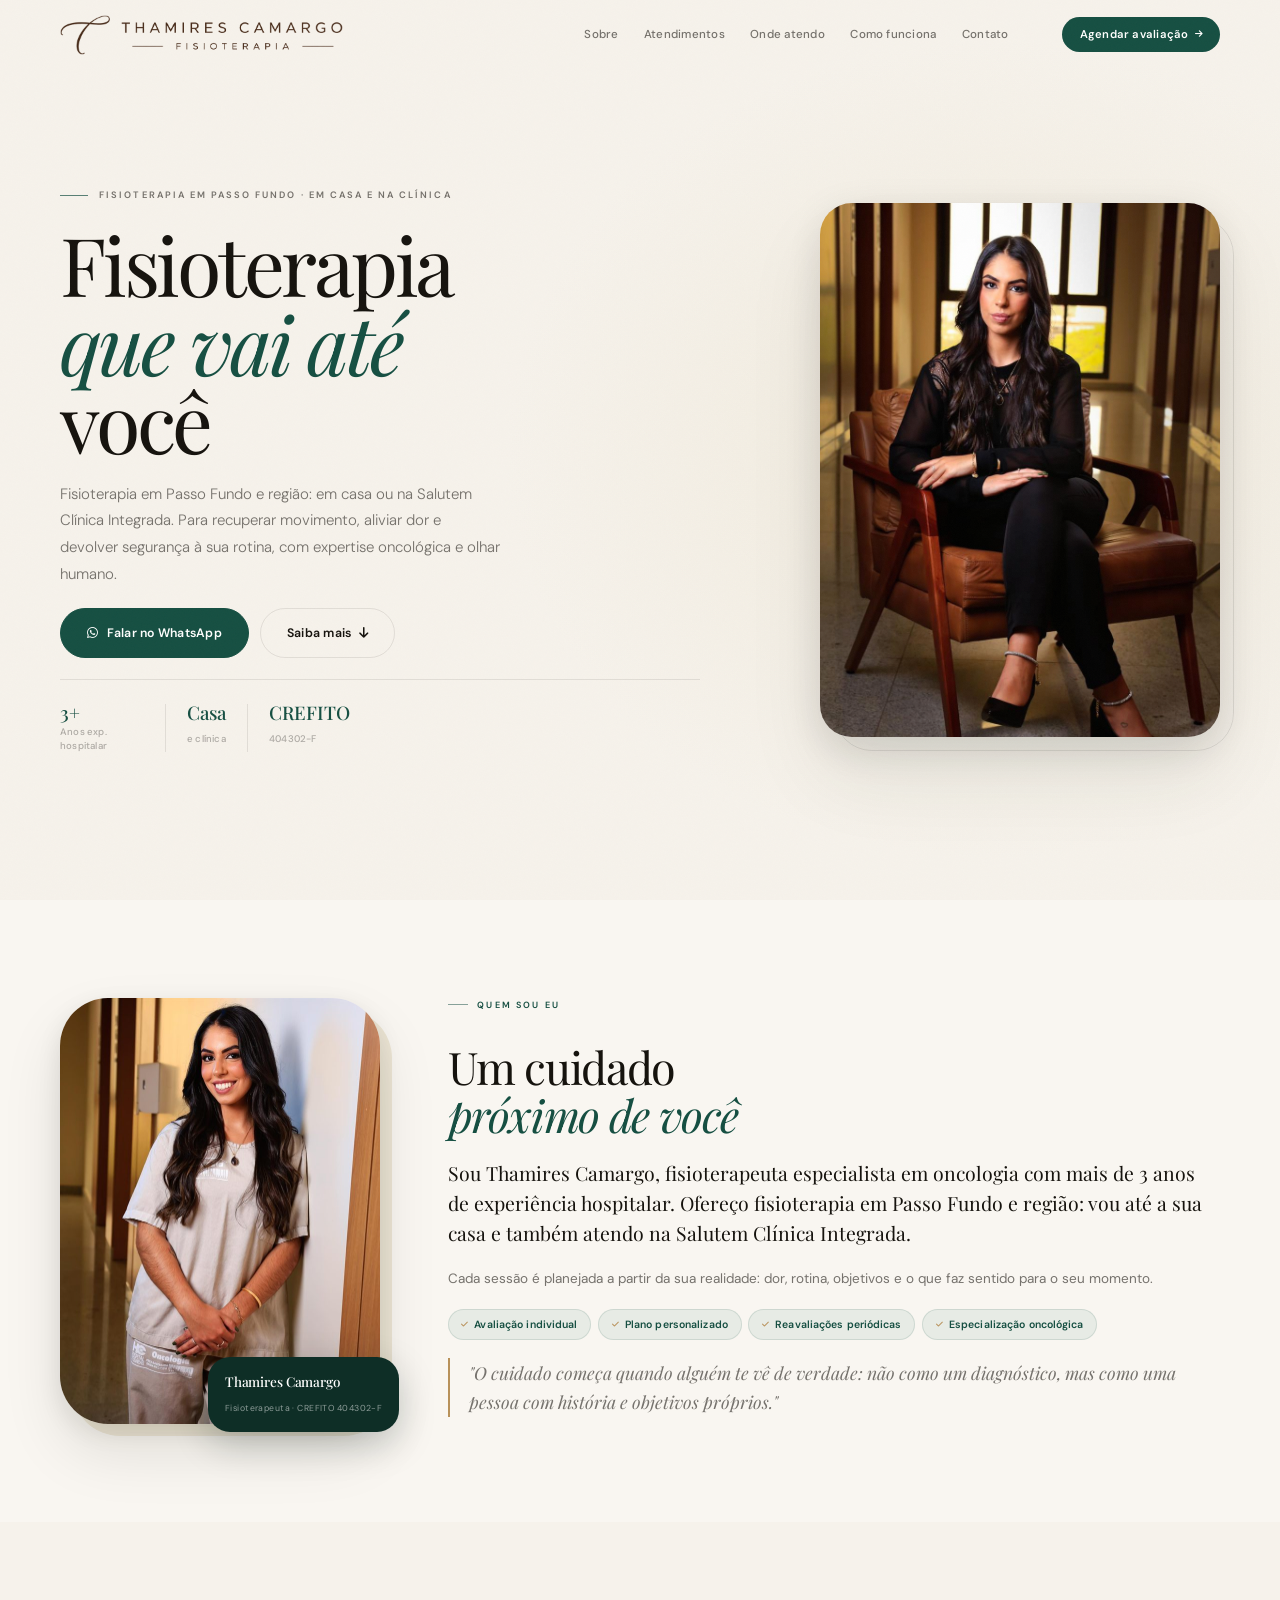
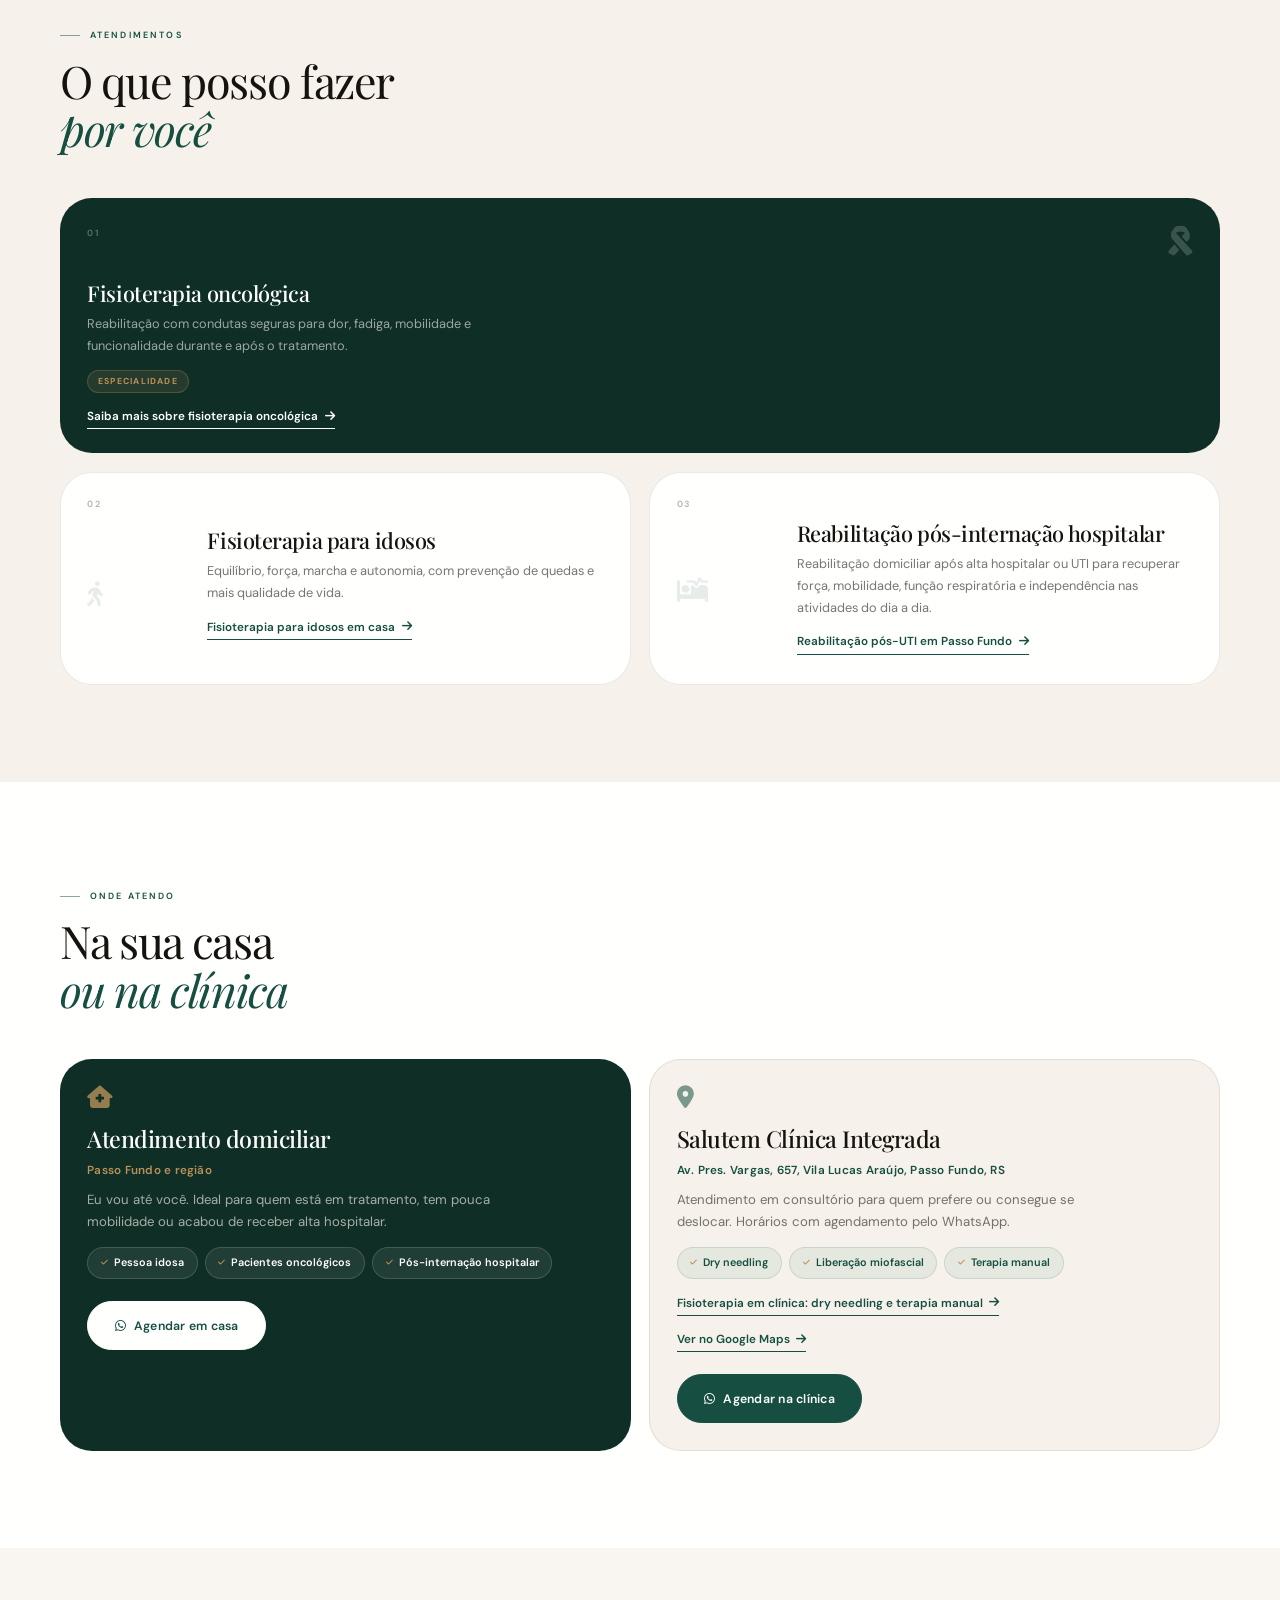
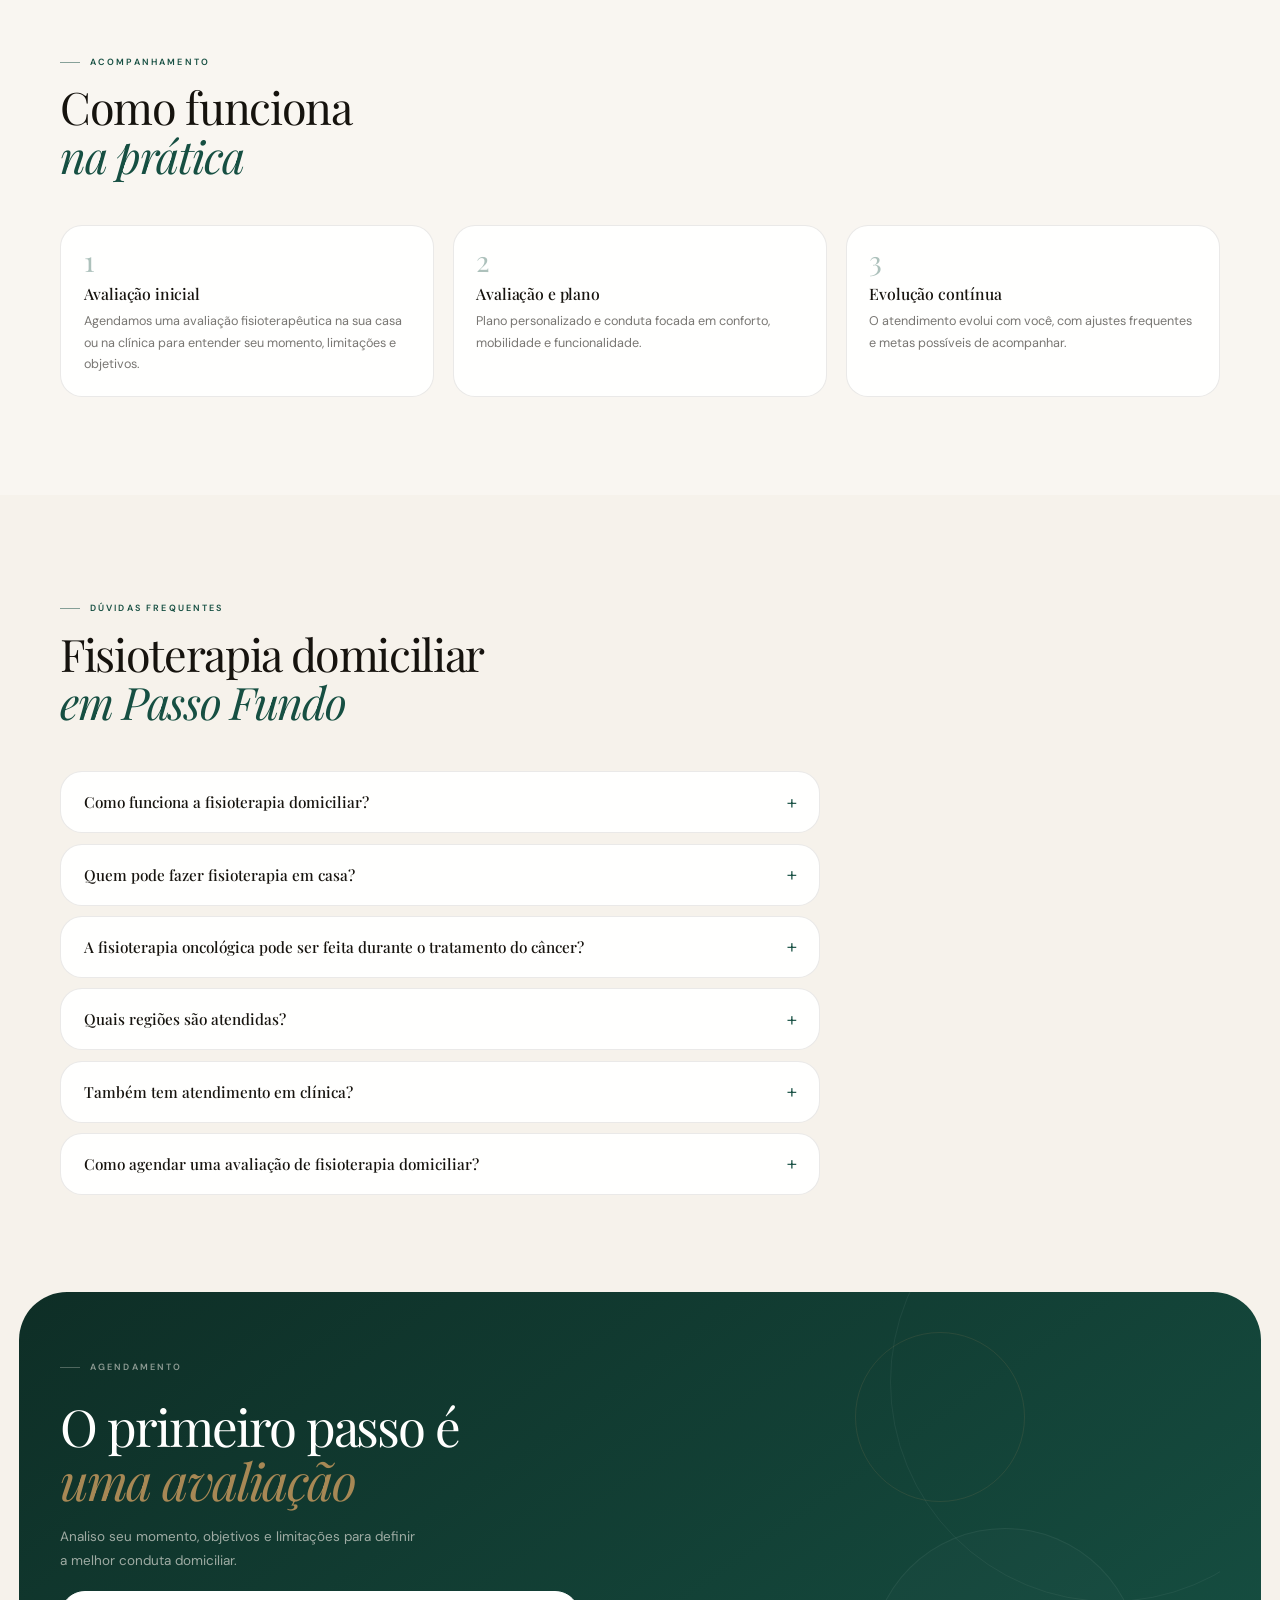
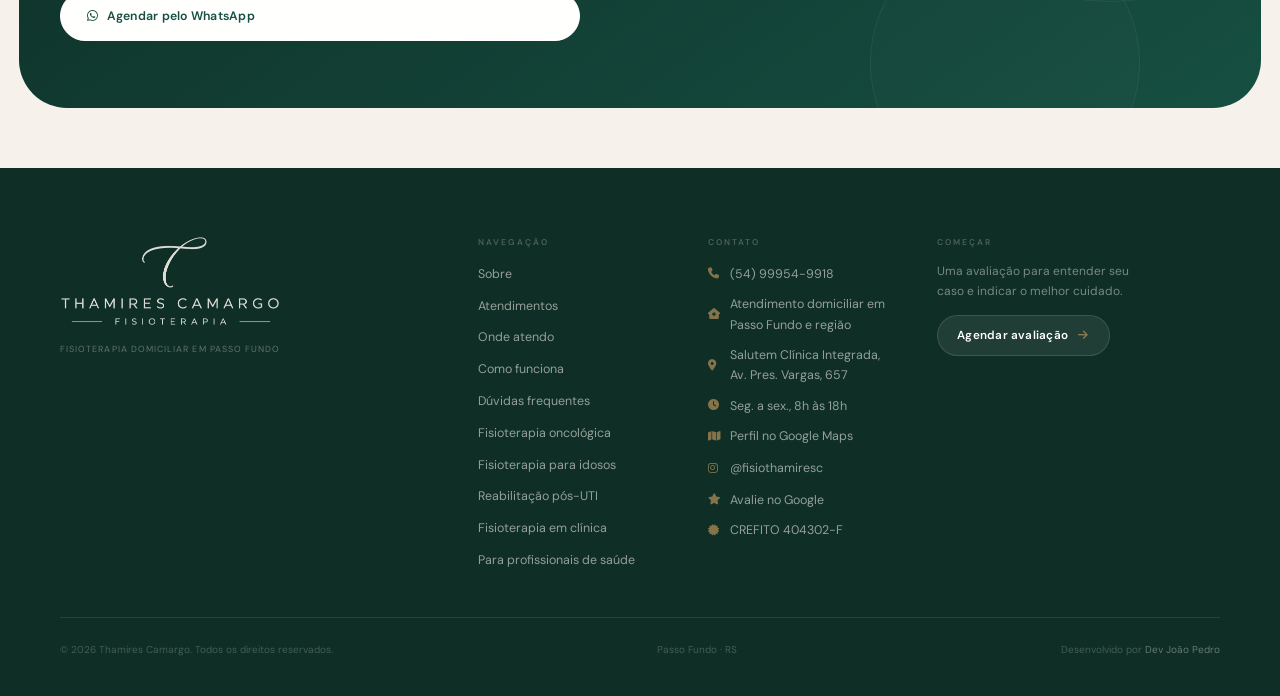
<file: index.html>
<!DOCTYPE html>
<html lang="pt-BR">
<head>
  <meta charset="UTF-8" />
  <meta name="viewport" content="width=device-width, initial-scale=1.0" />

  <!-- SEO básico -->
  <title>Fisioterapia em Passo Fundo | Em Casa e na Clínica | Thamires Camargo</title>
  <meta name="description" content="Fisioterapia em Passo Fundo com a fisioterapeuta Thamires Camargo: atendimento em casa e na Salutem Clínica Integrada. Oncologia, idosos e pós-UTI. Agende pelo WhatsApp." />
  <meta name="author" content="Thamires Camargo" />
  <meta name="robots" content="index, follow, max-image-preview:large, max-snippet:-1" />
  <meta name="theme-color" content="#164f42" />
  <link rel="canonical" href="https://thamirescamargo.com.br/" />

  <!-- Favicons (Google exige ícone quadrado, múltiplo de 48px) -->
  <link rel="icon" href="/favicon.ico" sizes="any" />
  <link rel="icon" type="image/png" sizes="48x48" href="/favicon-48x48.png" />
  <link rel="icon" type="image/png" sizes="192x192" href="/assets/icon-192.png" />
  <link rel="apple-touch-icon" sizes="180x180" href="/apple-touch-icon.png" />
  <link rel="manifest" href="/site.webmanifest" />

  <!-- Open Graph (WhatsApp, Facebook, LinkedIn) -->
  <meta property="og:type" content="website" />
  <meta property="og:url" content="https://thamirescamargo.com.br/" />
  <meta property="og:title" content="Fisioterapia em Passo Fundo | Em Casa e na Clínica | Thamires Camargo" />
  <meta property="og:description" content="Fisioterapia em casa ou na Salutem Clínica Integrada, com atendimento humanizado. Especialista em oncologia, idosos e reabilitação pós-alta hospitalar. Passo Fundo e região." />
  <meta property="og:image" content="https://thamirescamargo.com.br/assets/og-image.jpg" />
  <meta property="og:image:width" content="1200" />
  <meta property="og:image:height" content="630" />
  <meta property="og:image:alt" content="Thamires Camargo, fisioterapeuta domiciliar em Passo Fundo" />
  <meta property="og:locale" content="pt_BR" />
  <meta property="og:site_name" content="Thamires Camargo Fisioterapia" />

  <!-- Twitter / X Card -->
  <meta name="twitter:card" content="summary_large_image" />
  <meta name="twitter:title" content="Fisioterapia em Passo Fundo | Em Casa e na Clínica | Thamires Camargo" />
  <meta name="twitter:description" content="Fisioterapia em casa ou na Salutem Clínica Integrada, com atendimento humanizado. Especialista em oncologia, idosos e reabilitação pós-alta hospitalar. Passo Fundo e região." />
  <meta name="twitter:image" content="https://thamirescamargo.com.br/assets/og-image.jpg" />

  <!-- Geolocalização (negócio local) -->
  <meta name="geo.region" content="BR-RS" />
  <meta name="geo.placename" content="Passo Fundo" />
  <meta name="geo.position" content="-28.2620;-52.4083" />
  <meta name="ICBM" content="-28.2620, -52.4083" />

  <!-- Dados estruturados JSON-LD (Google Rich Results) -->
  <script type="application/ld+json">
  {
    "@context": "https://schema.org",
    "@graph": [
      {
        "@type": "WebSite",
        "@id": "https://thamirescamargo.com.br/#website",
        "url": "https://thamirescamargo.com.br/",
        "name": "Thamires Camargo Fisioterapia",
        "alternateName": ["Thamires Camargo Fisioterapeuta", "Thamires Camargo", "Fisioterapia Domiciliar Thamires Camargo", "Tamires Camargo Fisioterapia", "Fisio Camargo"],
        "inLanguage": "pt-BR",
        "publisher": { "@id": "https://thamirescamargo.com.br/#negocio" }
      },
      {
        "@type": "Physiotherapy",
        "@id": "https://thamirescamargo.com.br/#negocio",
        "name": "Thamires Camargo Fisioterapia",
        "alternateName": ["Thamires Camargo Fisioterapeuta", "Fisioterapia Domiciliar em Passo Fundo", "Tamires Camargo Fisioterapeuta", "Fisioterapia Camargo"],
        "description": "Fisioterapia domiciliar em Passo Fundo e região, com atendimento humanizado e especialidade em oncologia, reabilitação de idosos e reabilitação pós-alta hospitalar e pós-UTI.",
        "url": "https://thamirescamargo.com.br/",
        "telephone": "+55-54-99954-9918",
        "hasMap": "https://maps.app.goo.gl/dSLQQjPr5NviSbuX6",
        "sameAs": ["https://maps.app.goo.gl/dSLQQjPr5NviSbuX6", "https://www.instagram.com/fisiothamiresc/"],
        "image": [
          "https://thamirescamargo.com.br/assets/og-image.jpg",
          "https://thamirescamargo.com.br/assets/foto-nova.jpeg"
        ],
        "logo": "https://thamirescamargo.com.br/assets/icon-512.png",
        "address": {
          "@type": "PostalAddress",
          "addressLocality": "Passo Fundo",
          "addressRegion": "RS",
          "addressCountry": "BR"
        },
        "geo": {
          "@type": "GeoCoordinates",
          "latitude": -28.2620,
          "longitude": -52.4083
        },
        "areaServed": [
          { "@type": "City", "name": "Passo Fundo" },
          { "@type": "AdministrativeArea", "name": "Região de Passo Fundo, RS" }
        ],
        "medicalSpecialty": ["Physiotherapy", "Oncologic", "Geriatric"],
        "availableService": [
          {
            "@type": "MedicalTherapy",
            "name": "Fisioterapia oncológica domiciliar",
            "url": "https://thamirescamargo.com.br/fisioterapia-oncologica-passo-fundo/",
            "description": "Reabilitação com condutas seguras para dor, fadiga, mobilidade e funcionalidade durante e após o tratamento oncológico."
          },
          {
            "@type": "MedicalTherapy",
            "name": "Fisioterapia domiciliar para idosos",
            "url": "https://thamirescamargo.com.br/fisioterapia-para-idosos-passo-fundo/",
            "description": "Equilíbrio, força, marcha e autonomia, com foco em prevenção de quedas e qualidade de vida."
          },
          {
            "@type": "MedicalTherapy",
            "name": "Reabilitação pós-internação hospitalar e pós-UTI",
            "url": "https://thamirescamargo.com.br/reabilitacao-pos-uti-passo-fundo/",
            "description": "Reabilitação domiciliar após alta hospitalar ou UTI: força, mobilidade, função respiratória e independência."
          },
          {
            "@type": "MedicalTherapy",
            "name": "Fisioterapia em clínica: dry needling, liberação miofascial e terapia manual",
            "url": "https://thamirescamargo.com.br/fisioterapia-em-clinica-passo-fundo/",
            "description": "Atendimento em consultório na Salutem Clínica Integrada para dor e tensão muscular."
          }
        ],
        "location": [
          { "@id": "https://thamirescamargo.com.br/#salutem" }
        ],
        "founder": { "@id": "https://thamirescamargo.com.br/#thamires" },
        "employee": { "@id": "https://thamirescamargo.com.br/#thamires" },
        "openingHoursSpecification": {
          "@type": "OpeningHoursSpecification",
          "dayOfWeek": ["Monday","Tuesday","Wednesday","Thursday","Friday"],
          "opens": "08:00",
          "closes": "18:00"
        },
        "contactPoint": {
          "@type": "ContactPoint",
          "telephone": "+55-54-99954-9918",
          "contactType": "customer service",
          "areaServed": "BR",
          "availableLanguage": "Portuguese"
        }
      },
      {
        "@type": "Person",
        "@id": "https://thamirescamargo.com.br/#thamires",
        "name": "Thamires Camargo",
        "alternateName": "Tamires Camargo",
        "jobTitle": "Fisioterapeuta",
        "description": "Fisioterapeuta especialista em oncologia, com mais de 3 anos de experiência hospitalar, atuando com fisioterapia domiciliar em Passo Fundo, RS.",
        "image": "https://thamirescamargo.com.br/assets/foto-hero-640.jpg",
        "url": "https://thamirescamargo.com.br/",
        "knowsAbout": ["Fisioterapia oncológica", "Fisioterapia domiciliar", "Fisioterapia geriátrica", "Reabilitação pós-UTI", "Dry needling", "Liberação miofascial", "Terapia manual"],
        "hasCredential": {
          "@type": "EducationalOccupationalCredential",
          "credentialCategory": "Registro profissional",
          "name": "CREFITO 404302-F"
        },
        "worksFor": { "@id": "https://thamirescamargo.com.br/#negocio" },
        "workLocation": { "@id": "https://thamirescamargo.com.br/#salutem" }
      },
      {
        "@type": "MedicalClinic",
        "@id": "https://thamirescamargo.com.br/#salutem",
        "name": "Salutem Clínica Integrada",
        "telephone": "+55-54-99906-7031",
        "address": {
          "@type": "PostalAddress",
          "streetAddress": "Av. Pres. Vargas, 657",
          "addressLocality": "Passo Fundo",
          "addressRegion": "RS",
          "postalCode": "99070-000",
          "addressCountry": "BR"
        },
        "geo": {
          "@type": "GeoCoordinates",
          "latitude": -28.26719,
          "longitude": -52.39456
        }
      },
      {
        "@type": "FAQPage",
        "@id": "https://thamirescamargo.com.br/#faq",
        "mainEntity": [
          {
            "@type": "Question",
            "name": "Como funciona a fisioterapia domiciliar?",
            "acceptedAnswer": { "@type": "Answer", "text": "Eu vou até a sua casa em Passo Fundo para uma avaliação fisioterapêutica. A partir dela, monto um plano personalizado para a sua dor, rotina e objetivos, com reavaliações periódicas para ajustar o tratamento." }
          },
          {
            "@type": "Question",
            "name": "Quem pode fazer fisioterapia em casa?",
            "acceptedAnswer": { "@type": "Answer", "text": "Pessoas em tratamento oncológico ou após o câncer, idosos que precisam de mais equilíbrio, força e autonomia, pacientes que receberam alta hospitalar ou da UTI e qualquer pessoa com dificuldade para se deslocar até uma clínica." }
          },
          {
            "@type": "Question",
            "name": "A fisioterapia oncológica pode ser feita durante o tratamento do câncer?",
            "acceptedAnswer": { "@type": "Answer", "text": "Sim. A fisioterapia oncológica acompanha o paciente durante e após o tratamento, com condutas seguras para dor, fadiga, mobilidade e funcionalidade." }
          },
          {
            "@type": "Question",
            "name": "Quais regiões são atendidas?",
            "acceptedAnswer": { "@type": "Answer", "text": "O atendimento domiciliar é em Passo Fundo e região, no Rio Grande do Sul. Chame no WhatsApp para confirmar a disponibilidade para o seu bairro ou cidade." }
          },
          {
            "@type": "Question",
            "name": "Também tem atendimento em clínica?",
            "acceptedAnswer": { "@type": "Answer", "text": "Sim. Além do atendimento domiciliar, atendo na Salutem Clínica Integrada, na Av. Pres. Vargas, 657, Vila Lucas Araújo, Passo Fundo, RS. Na clínica, realizo dry needling, liberação miofascial e terapia manual. Os horários são combinados pelo WhatsApp." }
          },
          {
            "@type": "Question",
            "name": "Como agendar uma avaliação de fisioterapia domiciliar?",
            "acceptedAnswer": { "@type": "Answer", "text": "O agendamento é feito pelo WhatsApp (54) 99954-9918, de segunda a sexta, das 8h às 18h." }
          }
        ]
      }
    ]
  }
  </script>

  <link rel="preconnect" href="https://fonts.googleapis.com" />
  <link rel="preconnect" href="https://fonts.gstatic.com" crossorigin />
  <link rel="preload" as="image" href="assets/foto-nova.jpeg" fetchpriority="high" />
  <link href="https://fonts.googleapis.com/css2?family=Playfair+Display:ital,wght@0,400;0,500;0,700;1,400;1,500&family=DM+Sans:ital,opsz,wght@0,9..40,300;0,9..40,400;0,9..40,500;0,9..40,600;1,9..40,300&display=swap" rel="stylesheet" />
  <link rel="preconnect" href="https://cdnjs.cloudflare.com" crossorigin />
  <link rel="preload" as="style" href="https://cdnjs.cloudflare.com/ajax/libs/font-awesome/6.4.0/css/all.min.css" onload="this.onload=null;this.rel='stylesheet'" />
  <noscript><link rel="stylesheet" href="https://cdnjs.cloudflare.com/ajax/libs/font-awesome/6.4.0/css/all.min.css" /></noscript>
  <link rel="stylesheet" href="style.css" />
</head>
<body>

  <div class="noise" aria-hidden="true"></div>
  <div class="cursor" id="cursor" aria-hidden="true"></div>
  <div class="cursor-trail" id="cursorTrail" aria-hidden="true"></div>

  <!-- HEADER -->
  <header class="header" id="header">
    <div class="header-inner">
      <a href="#inicio" class="logo" aria-label="Thamires Camargo">
        <img src="assets/logo-horizontal.png" alt="Thamires Camargo Fisioterapia" class="logo-img" width="849" height="120" />
      </a>

      <nav class="nav" aria-label="Principal">
        <a href="#sobre" class="nav-link" data-nav>Sobre</a>
        <a href="#atendimentos" class="nav-link" data-nav>Atendimentos</a>
        <a href="#onde-atendo" class="nav-link" data-nav>Onde atendo</a>
        <a href="#acompanhamento" class="nav-link" data-nav>Como funciona</a>
        <a href="#contato" class="nav-link" data-nav>Contato</a>
      </nav>

      <button class="header-cta" data-cta-location="header" onclick="openWhatsApp(this)">
        Agendar avaliação <i class="fas fa-arrow-right"></i>
      </button>

      <button class="menu-toggle" id="menuToggle" aria-label="Abrir menu" aria-expanded="false">
        <span></span><span></span>
      </button>
    </div>

    <div class="mobile-menu" id="mobileMenu" aria-hidden="true">
      <a href="#sobre" class="mobile-link" data-nav>Sobre</a>
      <a href="#atendimentos" class="mobile-link" data-nav>Atendimentos</a>
      <a href="#onde-atendo" class="mobile-link" data-nav>Onde atendo</a>
      <a href="#acompanhamento" class="mobile-link" data-nav>Como funciona</a>
      <a href="#contato" class="mobile-link" data-nav>Contato</a>
      <button class="btn-primary mobile-cta" data-cta-location="menu_mobile" onclick="openWhatsApp(this)">Agendar avaliação</button>
    </div>
  </header>

  <main>

    <!-- HERO -->
    <section id="inicio" class="hero">
      <div class="hero-content">
        <div class="hero-left">
          <h1 class="hero-badge">
            Fisioterapia em Passo Fundo · Em casa e na clínica
          </h1>

          <p class="hero-title">
            <span class="title-line">Fisioterapia</span>
            <span class="title-line title-line--italic">que vai até</span>
            <span class="title-line">você</span>
          </p>

          <p class="hero-desc">
            Fisioterapia em Passo Fundo e região: em casa ou na Salutem Clínica Integrada. Para recuperar movimento, aliviar dor e devolver segurança à sua rotina, com expertise oncológica e olhar humano.
          </p>

          <div class="hero-actions">
            <button class="btn-primary" data-cta-location="hero" onclick="openWhatsApp(this)">
              <i class="fab fa-whatsapp"></i> Falar no WhatsApp
            </button>
            <a href="#sobre" class="btn-ghost" data-nav>
              Saiba mais <i class="fas fa-arrow-down"></i>
            </a>
          </div>

          <div class="hero-stats">
            <div class="stat">
              <span class="stat-num">3+</span>
              <span class="stat-label">Anos exp. hospitalar</span>
            </div>
            <div class="stat-div"></div>
            <div class="stat">
              <span class="stat-num">Casa</span>
              <span class="stat-label">e clínica</span>
            </div>
            <div class="stat-div"></div>
            <div class="stat">
              <span class="stat-num">CREFITO</span>
              <span class="stat-label">404302-F</span>
            </div>
          </div>
        </div>

        <div class="hero-right">
          <div class="hero-photo-outer">
            <div class="hero-photo-wrap">
              <img src="assets/foto-nova.jpeg" alt="Thamires Camargo, fisioterapeuta domiciliar em Passo Fundo" class="hero-photo" width="852" height="1280" fetchpriority="high" />
            </div>
          </div>
        </div>
      </div>
    </section>

    <!-- SOBRE -->
    <section id="sobre" class="section about">
      <div class="section-inner">
        <div class="about-grid">

          <div class="about-visual" data-reveal>
            <div class="portrait-wrap">
              <img src="assets/foto-hero-640.jpg" alt="Thamires Camargo, fisioterapeuta especialista em oncologia" class="portrait-img" width="640" height="853" loading="lazy" decoding="async" />
              <div class="portrait-badge">
                <span class="tag-name">Thamires Camargo</span>
                <span class="tag-cred">Fisioterapeuta · CREFITO 404302-F</span>
              </div>
            </div>
          </div>

          <div class="about-text" data-reveal data-reveal-delay="0.12">
            <span class="eyebrow">Quem sou eu</span>
            <h2 class="section-title">Um cuidado<br /><em>próximo de você</em></h2>

            <p class="about-lead">
              Sou Thamires Camargo, fisioterapeuta especialista em oncologia com mais de 3 anos de experiência hospitalar. Ofereço fisioterapia em Passo Fundo e região: vou até a sua casa e também atendo na Salutem Clínica Integrada.
            </p>
            <p class="about-body">
              Cada sessão é planejada a partir da sua realidade: dor, rotina, objetivos e o que faz sentido para o seu momento.
            </p>

            <div class="about-pills">
              <span class="pill"><i class="fas fa-check"></i> Avaliação individual</span>
              <span class="pill"><i class="fas fa-check"></i> Plano personalizado</span>
              <span class="pill"><i class="fas fa-check"></i> Reavaliações periódicas</span>
              <span class="pill"><i class="fas fa-check"></i> Especialização oncológica</span>
            </div>

            <blockquote class="about-quote">
              "O cuidado começa quando alguém te vê de verdade: não como um diagnóstico, mas como uma pessoa com história e objetivos próprios."
            </blockquote>
          </div>

        </div>
      </div>
    </section>

    <!-- ATENDIMENTOS -->
    <section id="atendimentos" class="section services">
      <div class="section-inner">
        <div class="section-head" data-reveal>
          <span class="eyebrow">Atendimentos</span>
          <h2 class="section-title">O que posso fazer<br /><em>por você</em></h2>
        </div>

        <div class="services-grid">
          <article class="service-item service-item--featured" data-reveal>
            <div class="svc-featured-top">
              <span class="svc-num">01</span>
              <i class="fas fa-ribbon svc-icon-lg" aria-hidden="true"></i>
            </div>
            <div class="svc-body">
              <h3>Fisioterapia oncológica</h3>
              <p>Reabilitação com condutas seguras para dor, fadiga, mobilidade e funcionalidade durante e após o tratamento.</p>
              <span class="svc-badge">Especialidade</span>
              <a class="svc-link" href="/fisioterapia-oncologica-passo-fundo/">Saiba mais sobre fisioterapia oncológica <i class="fas fa-arrow-right" aria-hidden="true"></i></a>
            </div>
          </article>

          <article class="service-item" data-reveal data-reveal-delay="0.08">
            <span class="svc-num">02</span>
            <div class="svc-body">
              <h3>Fisioterapia para idosos</h3>
              <p>Equilíbrio, força, marcha e autonomia, com prevenção de quedas e mais qualidade de vida.</p>
              <a class="svc-link" href="/fisioterapia-para-idosos-passo-fundo/">Fisioterapia para idosos em casa <i class="fas fa-arrow-right" aria-hidden="true"></i></a>
            </div>
            <i class="fas fa-person-walking svc-icon" aria-hidden="true"></i>
          </article>

          <article class="service-item" data-reveal data-reveal-delay="0.16">
            <span class="svc-num">03</span>
            <div class="svc-body">
              <h3>Reabilitação pós-internação hospitalar</h3>
              <p>Reabilitação domiciliar após alta hospitalar ou UTI para recuperar força, mobilidade, função respiratória e independência nas atividades do dia a dia.</p>
              <a class="svc-link" href="/reabilitacao-pos-uti-passo-fundo/">Reabilitação pós-UTI em Passo Fundo <i class="fas fa-arrow-right" aria-hidden="true"></i></a>
            </div>
            <i class="fas fa-bed-pulse svc-icon" aria-hidden="true"></i>
          </article>

        </div>
      </div>
    </section>

    <!-- ONDE ATENDO -->
    <section id="onde-atendo" class="section locations">
      <div class="section-inner">
        <div class="section-head" data-reveal>
          <span class="eyebrow">Onde atendo</span>
          <h2 class="section-title">Na sua casa<br /><em>ou na clínica</em></h2>
        </div>

        <div class="locations-grid">
          <article class="place-card place-card--home" data-reveal>
            <i class="fas fa-house-medical place-icon" aria-hidden="true"></i>
            <h3>Atendimento domiciliar</h3>
            <p class="place-sub">Passo Fundo e região</p>
            <p>Eu vou até você. Ideal para quem está em tratamento, tem pouca mobilidade ou acabou de receber alta hospitalar.</p>
            <ul class="place-list" aria-label="Atendimentos domiciliares">
              <li><i class="fas fa-check" aria-hidden="true"></i> Pessoa idosa</li>
              <li><i class="fas fa-check" aria-hidden="true"></i> Pacientes oncológicos</li>
              <li><i class="fas fa-check" aria-hidden="true"></i> Pós-internação hospitalar</li>
            </ul>
            <button class="btn-primary place-cta" data-cta-location="onde_atendo_domiciliar" data-wa-message="domiciliar" onclick="openWhatsApp(this)">
              <i class="fab fa-whatsapp"></i> Agendar em casa
            </button>
          </article>

          <article class="place-card" data-reveal data-reveal-delay="0.08">
            <i class="fas fa-location-dot place-icon" aria-hidden="true"></i>
            <h3>Salutem Clínica Integrada</h3>
            <p class="place-sub">Av. Pres. Vargas, 657, Vila Lucas Araújo, Passo Fundo, RS</p>
            <p>Atendimento em consultório para quem prefere ou consegue se deslocar. Horários com agendamento pelo WhatsApp.</p>
            <ul class="place-list" aria-label="Atendimentos na clínica">
              <li><i class="fas fa-check" aria-hidden="true"></i> Dry needling</li>
              <li><i class="fas fa-check" aria-hidden="true"></i> Liberação miofascial</li>
              <li><i class="fas fa-check" aria-hidden="true"></i> Terapia manual</li>
            </ul>
            <a class="svc-link" href="/fisioterapia-em-clinica-passo-fundo/">Fisioterapia em clínica: dry needling e terapia manual <i class="fas fa-arrow-right" aria-hidden="true"></i></a>
            <a class="svc-link" href="https://www.google.com/maps/search/?api=1&amp;query=Salutem+Cl%C3%ADnica+Integrada%2C+Av.+Pres.+Vargas%2C+657%2C+Passo+Fundo+-+RS" target="_blank" rel="noopener">Ver no Google Maps <i class="fas fa-arrow-right" aria-hidden="true"></i></a>
            <button class="btn-primary place-cta" data-cta-location="onde_atendo_clinica" data-wa-message="clinica" onclick="openWhatsApp(this)">
              <i class="fab fa-whatsapp"></i> Agendar na clínica
            </button>
          </article>
        </div>
      </div>
    </section>

    <!-- COMO FUNCIONA -->
    <section id="acompanhamento" class="section process">
      <div class="section-inner">
        <div class="section-head" data-reveal>
          <span class="eyebrow">Acompanhamento</span>
          <h2 class="section-title">Como funciona<br /><em>na prática</em></h2>
        </div>

        <div class="process-steps">
          <div class="process-step" data-reveal>
            <div class="step-num">1</div>
            <h3>Avaliação inicial</h3>
            <p>Agendamos uma avaliação fisioterapêutica na sua casa ou na clínica para entender seu momento, limitações e objetivos.</p>
          </div>
          <div class="process-step" data-reveal data-reveal-delay="0.1">
            <div class="step-num">2</div>
            <h3>Avaliação e plano</h3>
            <p>Plano personalizado e conduta focada em conforto, mobilidade e funcionalidade.</p>
          </div>
          <div class="process-step" data-reveal data-reveal-delay="0.2">
            <div class="step-num">3</div>
            <h3>Evolução contínua</h3>
            <p>O atendimento evolui com você, com ajustes frequentes e metas possíveis de acompanhar.</p>
          </div>
        </div>
      </div>
    </section>

    <!-- DÚVIDAS FREQUENTES -->
    <section id="duvidas" class="section faq">
      <div class="section-inner">
        <div class="section-head" data-reveal>
          <span class="eyebrow">Dúvidas frequentes</span>
          <h2 class="section-title">Fisioterapia domiciliar<br /><em>em Passo Fundo</em></h2>
        </div>

        <div class="faq-list" data-reveal>
          <details class="faq-item">
            <summary>Como funciona a fisioterapia domiciliar?</summary>
            <p>Eu vou até a sua casa em Passo Fundo para uma avaliação fisioterapêutica. A partir dela, monto um plano personalizado para a sua dor, rotina e objetivos, com reavaliações periódicas para ajustar o tratamento.</p>
          </details>
          <details class="faq-item">
            <summary>Quem pode fazer fisioterapia em casa?</summary>
            <p>Pessoas em tratamento oncológico ou após o câncer, idosos que precisam de mais equilíbrio, força e autonomia, pacientes que receberam alta hospitalar ou da UTI e qualquer pessoa com dificuldade para se deslocar até uma clínica.</p>
          </details>
          <details class="faq-item">
            <summary>A fisioterapia oncológica pode ser feita durante o tratamento do câncer?</summary>
            <p>Sim. A fisioterapia oncológica acompanha o paciente durante e após o tratamento, com condutas seguras para dor, fadiga, mobilidade e funcionalidade.</p>
          </details>
          <details class="faq-item">
            <summary>Quais regiões são atendidas?</summary>
            <p>O atendimento domiciliar é em Passo Fundo e região, no Rio Grande do Sul. Chame no WhatsApp para confirmar a disponibilidade para o seu bairro ou cidade.</p>
          </details>
          <details class="faq-item">
            <summary>Também tem atendimento em clínica?</summary>
            <p>Sim. Além do atendimento domiciliar, atendo na Salutem Clínica Integrada, na Av. Pres. Vargas, 657, Vila Lucas Araújo, Passo Fundo, RS. Na clínica, realizo dry needling, liberação miofascial e terapia manual. Os horários são combinados pelo WhatsApp.</p>
          </details>
          <details class="faq-item">
            <summary>Como agendar uma avaliação de fisioterapia domiciliar?</summary>
            <p>O agendamento é feito pelo WhatsApp <a href="tel:+5554999549918">(54) 99954-9918</a>, de segunda a sexta, das 8h às 18h.</p>
          </details>
        </div>
      </div>
    </section>

    <!-- CTA -->
    <section class="cta-section" data-reveal>
      <div class="cta-inner">
        <div class="cta-rings" aria-hidden="true">
          <div class="cta-ring cta-ring--1"></div>
          <div class="cta-ring cta-ring--2"></div>
          <div class="cta-ring cta-ring--3"></div>
        </div>
        <div class="cta-content">
          <span class="eyebrow eyebrow--light">Agendamento</span>
          <h2 class="cta-title">O primeiro passo é<br /><em>uma avaliação</em></h2>
          <p>Analiso seu momento, objetivos e limitações para definir a melhor conduta domiciliar.</p>
          <button class="btn-primary btn-light" data-cta-location="cta_final" onclick="openWhatsApp(this)">
            <i class="fab fa-whatsapp"></i> Agendar pelo WhatsApp
          </button>
        </div>
      </div>
    </section>

  </main>

  <!-- FOOTER -->
  <footer id="contato" class="footer">
    <div class="footer-inner">
      <div class="footer-brand">
        <img src="assets/logo-light.png" alt="Thamires Camargo Fisioterapia" class="footer-logo" width="873" height="360" loading="lazy" decoding="async" />
        <span>Fisioterapia domiciliar em Passo Fundo</span>
      </div>

      <div class="footer-col">
        <h4>Navegação</h4>
        <a href="#sobre" data-nav>Sobre</a>
        <a href="#atendimentos" data-nav>Atendimentos</a>
        <a href="#onde-atendo" data-nav>Onde atendo</a>
        <a href="#acompanhamento" data-nav>Como funciona</a>
        <a href="#duvidas" data-nav>Dúvidas frequentes</a>
        <a href="/fisioterapia-oncologica-passo-fundo/">Fisioterapia oncológica</a>
        <a href="/fisioterapia-para-idosos-passo-fundo/">Fisioterapia para idosos</a>
        <a href="/reabilitacao-pos-uti-passo-fundo/">Reabilitação pós-UTI</a>
        <a href="/fisioterapia-em-clinica-passo-fundo/">Fisioterapia em clínica</a>
        <a href="/para-profissionais/">Para profissionais de saúde</a>
      </div>

      <div class="footer-col">
        <h4>Contato</h4>
        <a href="tel:+5554999549918"><i class="fas fa-phone"></i> (54) 99954-9918</a>
        <span><i class="fas fa-house-medical"></i> Atendimento domiciliar em Passo Fundo e região</span>
        <a href="https://www.google.com/maps/search/?api=1&amp;query=Salutem+Cl%C3%ADnica+Integrada%2C+Av.+Pres.+Vargas%2C+657%2C+Passo+Fundo+-+RS" target="_blank" rel="noopener"><i class="fas fa-location-dot"></i> Salutem Clínica Integrada, Av. Pres. Vargas, 657</a>
        <span><i class="fas fa-clock"></i> Seg. a sex., 8h às 18h</span>
        <a href="https://maps.app.goo.gl/dSLQQjPr5NviSbuX6" target="_blank" rel="noopener"><i class="fas fa-map"></i> Perfil no Google Maps</a>
        <a href="https://www.instagram.com/fisiothamiresc/" target="_blank" rel="noopener"><i class="fab fa-instagram"></i> @fisiothamiresc</a>
        <a href="https://g.page/r/CRnz951QbX9gEAI/review" target="_blank" rel="noopener"><i class="fas fa-star"></i> Avalie no Google</a>
        <span><i class="fas fa-certificate"></i> CREFITO 404302-F</span>
      </div>

      <div class="footer-col">
        <h4>Começar</h4>
        <p>Uma avaliação para entender seu caso e indicar o melhor cuidado.</p>
        <button class="btn-footer-cta" data-cta-location="footer" onclick="openWhatsApp(this)">
          Agendar avaliação <i class="fas fa-arrow-right"></i>
        </button>
      </div>
    </div>

    <div class="footer-bottom">
      <p>© 2026 Thamires Camargo. Todos os direitos reservados.</p>
      <p>Passo Fundo · RS</p>
      <p>Desenvolvido por <a href="https://joaopedrodev.com.br/" target="_blank" rel="noopener noreferrer" class="footer-dev-link">Dev João Pedro</a></p>
    </div>
  </footer>

  <script src="tracking-config.js"></script>
  <script src="tracking.js"></script>
  <script src="app.js"></script>
</body>
</html>
</file>
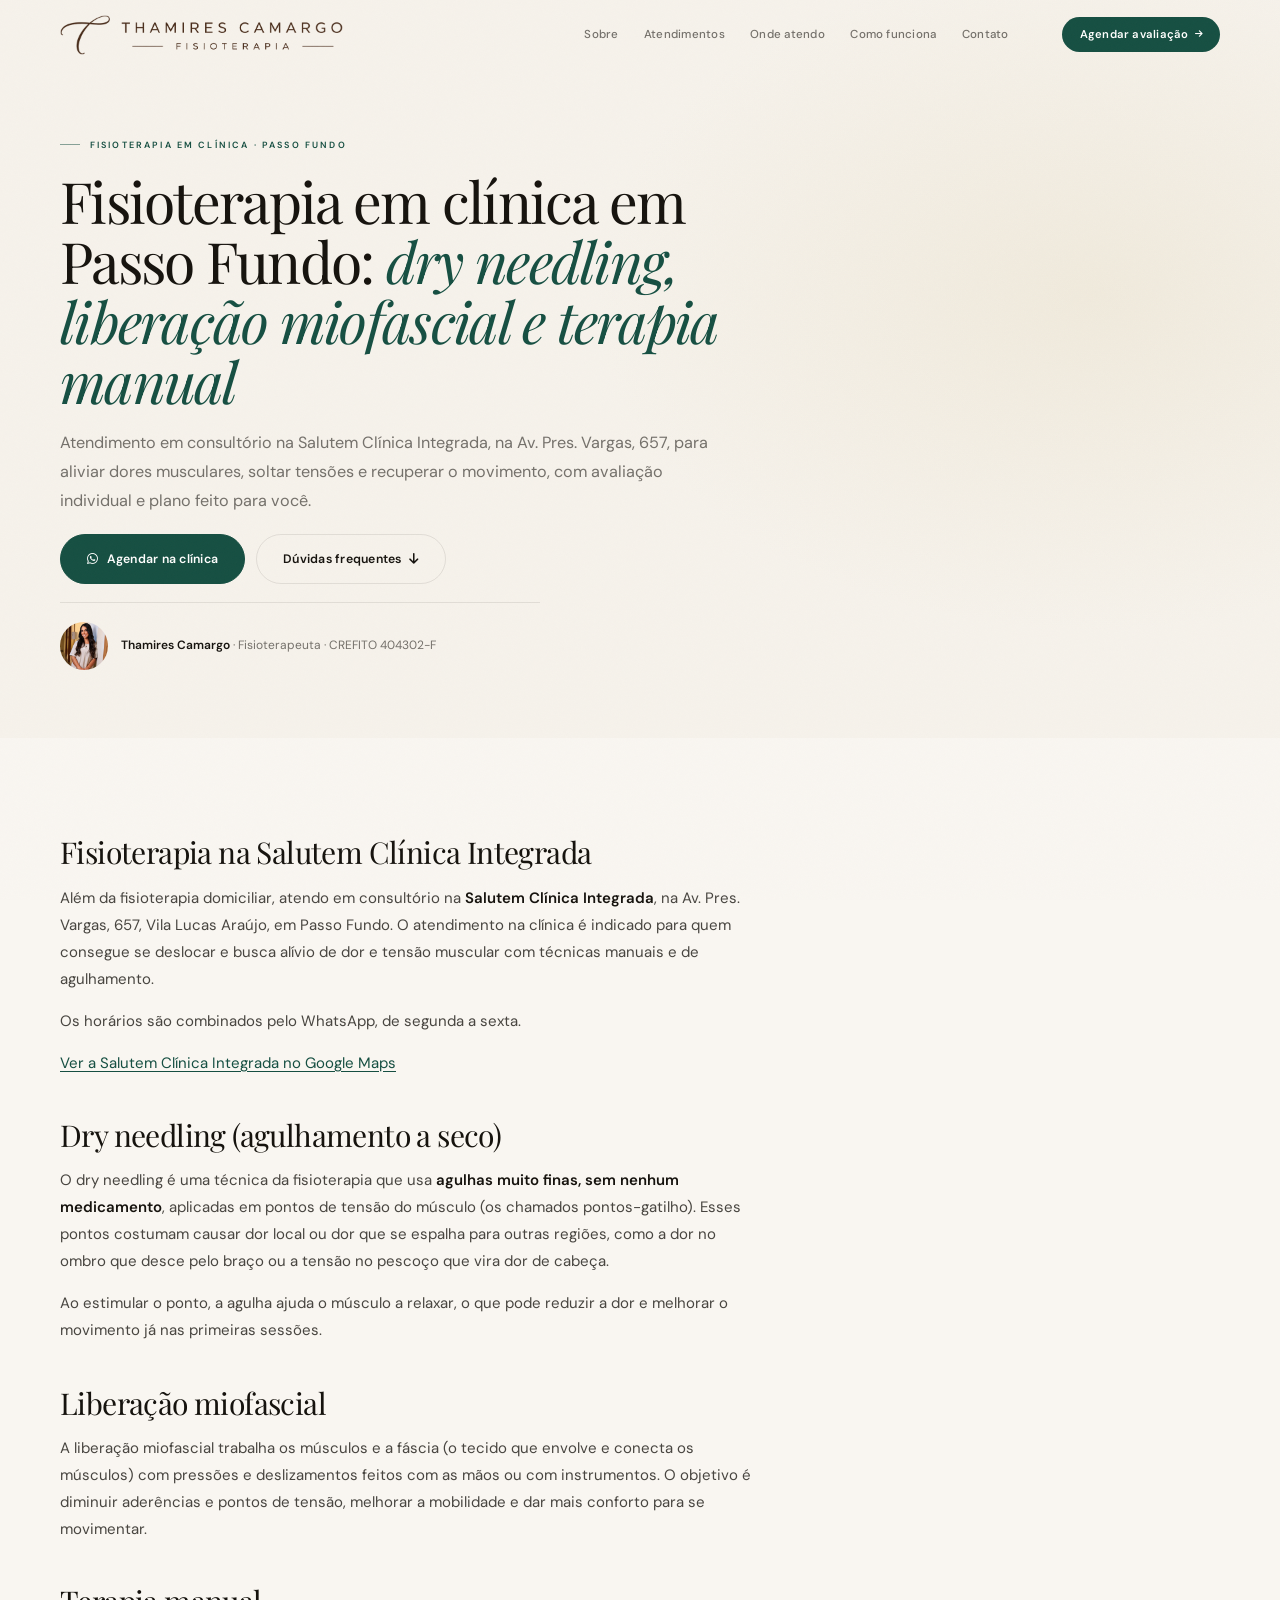
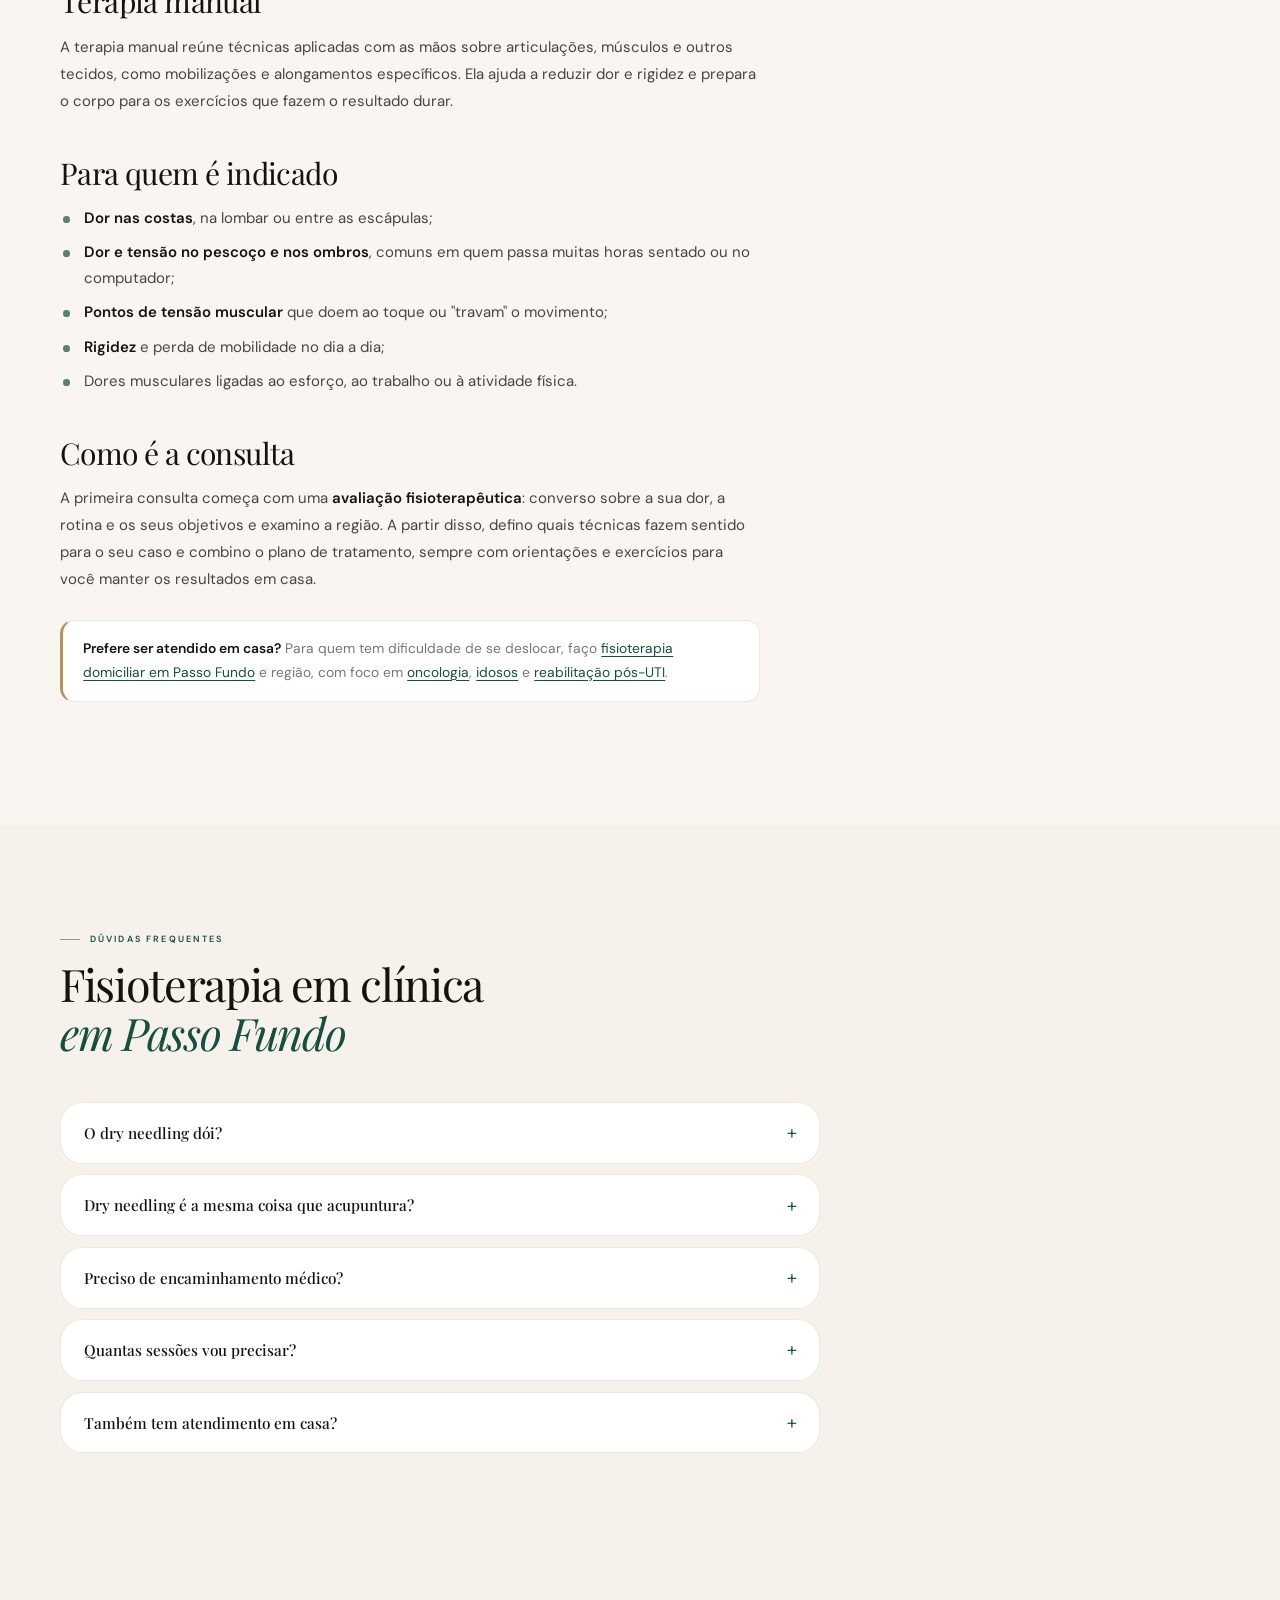
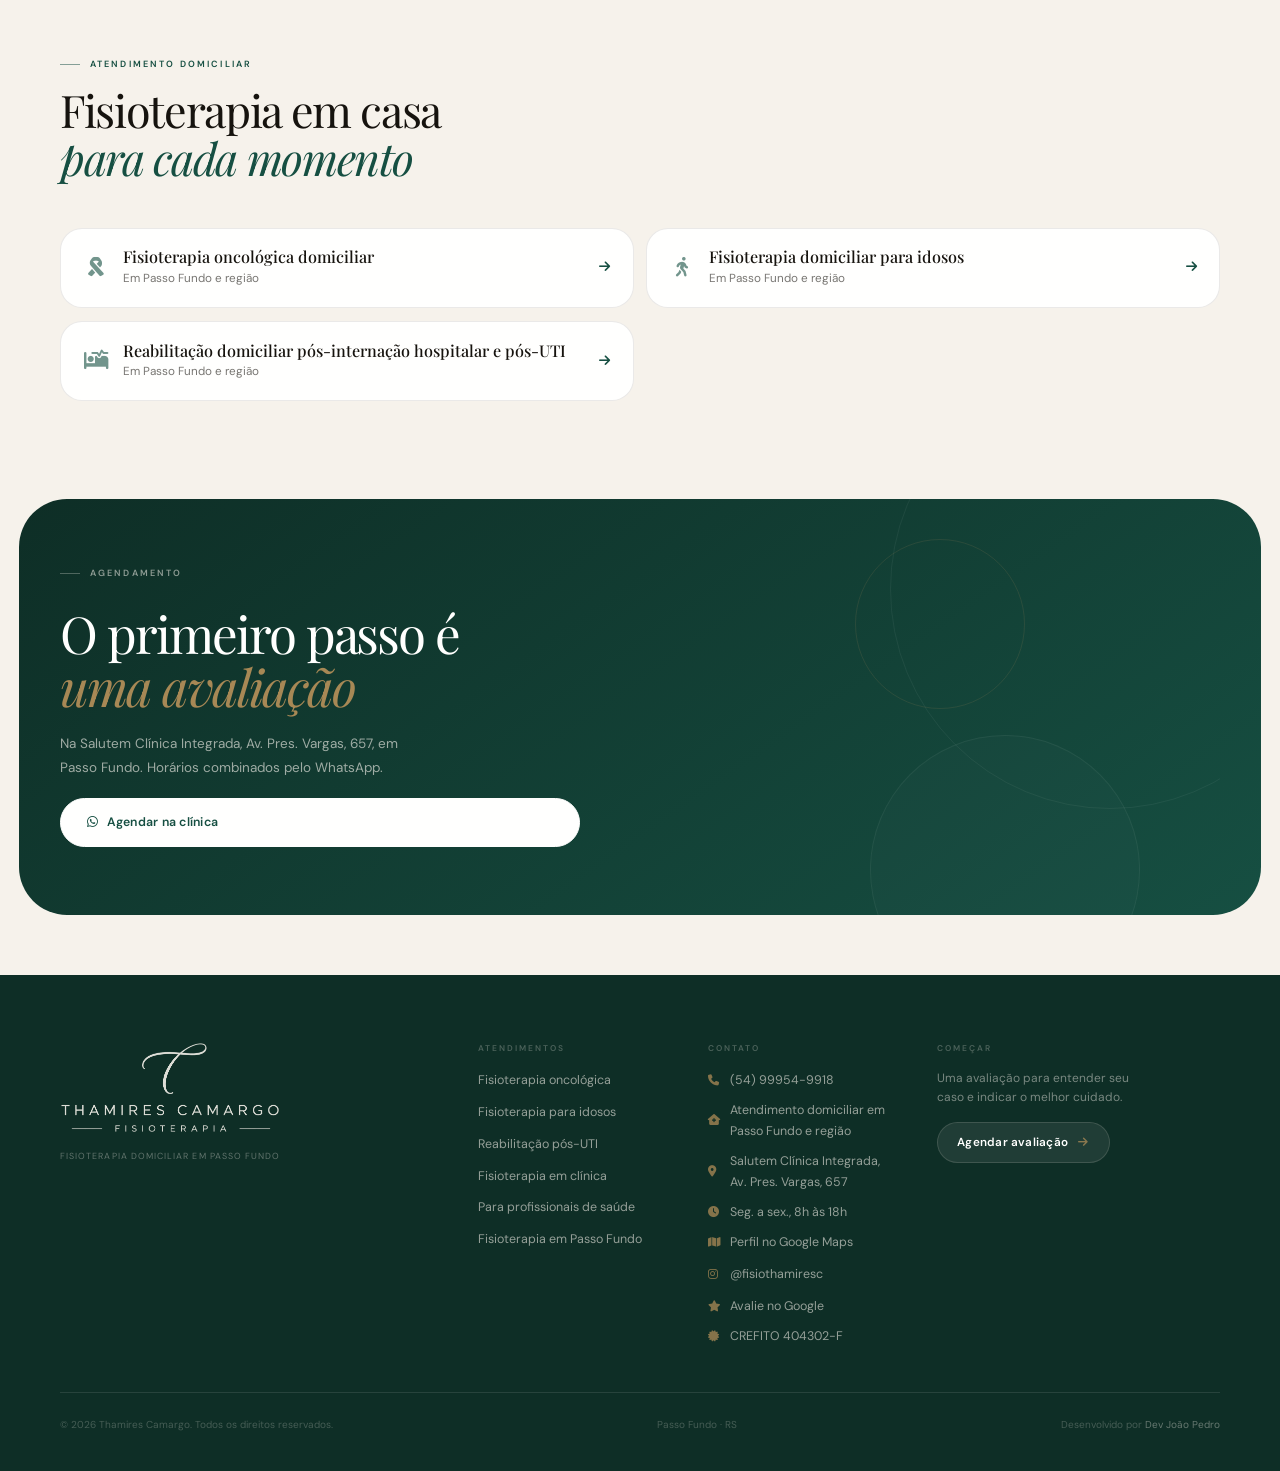
<file: fisioterapia-em-clinica-passo-fundo/index.html>
<!DOCTYPE html>
<html lang="pt-BR">
<head>
  <meta charset="UTF-8" />
  <meta name="viewport" content="width=device-width, initial-scale=1.0" />

  <title>Fisioterapia em Clínica em Passo Fundo | Dry Needling e Terapia Manual</title>
  <meta name="description" content="Fisioterapia na Salutem Clínica Integrada, em Passo Fundo: dry needling, liberação miofascial e terapia manual para dor e tensão muscular. Agende pelo WhatsApp." />
  <meta name="author" content="Thamires Camargo" />
  <meta name="robots" content="index, follow, max-image-preview:large, max-snippet:-1" />
  <link rel="canonical" href="https://thamirescamargo.com.br/fisioterapia-em-clinica-passo-fundo/" />

  <link rel="icon" href="/favicon.ico" sizes="any" />
  <link rel="icon" type="image/png" sizes="48x48" href="/favicon-48x48.png" />
  <link rel="icon" type="image/png" sizes="192x192" href="/assets/icon-192.png" />
  <link rel="apple-touch-icon" sizes="180x180" href="/apple-touch-icon.png" />
  <link rel="manifest" href="/site.webmanifest" />
  <meta name="theme-color" content="#164f42" />

  <meta property="og:type" content="article" />
  <meta property="og:url" content="https://thamirescamargo.com.br/fisioterapia-em-clinica-passo-fundo/" />
  <meta property="og:title" content="Fisioterapia em Clínica em Passo Fundo | Dry Needling e Terapia Manual" />
  <meta property="og:description" content="Fisioterapia na Salutem Clínica Integrada, em Passo Fundo: dry needling, liberação miofascial e terapia manual para dor e tensão muscular. Agende pelo WhatsApp." />
  <meta property="og:image" content="https://thamirescamargo.com.br/assets/og-image.jpg" />
  <meta property="og:image:width" content="1200" />
  <meta property="og:image:height" content="630" />
  <meta property="og:locale" content="pt_BR" />
  <meta property="og:site_name" content="Thamires Camargo Fisioterapia" />
  <meta name="twitter:card" content="summary_large_image" />

  <meta name="geo.region" content="BR-RS" />
  <meta name="geo.placename" content="Passo Fundo" />

  <script type="application/ld+json">
{
  "@context": "https://schema.org",
  "@graph": [
    {
      "@type": "MedicalWebPage",
      "@id": "https://thamirescamargo.com.br/fisioterapia-em-clinica-passo-fundo/#pagina",
      "url": "https://thamirescamargo.com.br/fisioterapia-em-clinica-passo-fundo/",
      "name": "Fisioterapia em Clínica em Passo Fundo | Dry Needling e Terapia Manual",
      "description": "Fisioterapia na Salutem Clínica Integrada, em Passo Fundo: dry needling, liberação miofascial e terapia manual para dor e tensão muscular. Agende pelo WhatsApp.",
      "inLanguage": "pt-BR",
      "isPartOf": {
        "@id": "https://thamirescamargo.com.br/#website"
      },
      "about": {
        "@id": "https://thamirescamargo.com.br/fisioterapia-em-clinica-passo-fundo/#servico"
      },
      "author": {
        "@id": "https://thamirescamargo.com.br/#thamires"
      },
      "reviewedBy": {
        "@id": "https://thamirescamargo.com.br/#thamires"
      },
      "breadcrumb": {
        "@id": "https://thamirescamargo.com.br/fisioterapia-em-clinica-passo-fundo/#breadcrumb"
      }
    },
    {
      "@type": "Service",
      "@id": "https://thamirescamargo.com.br/fisioterapia-em-clinica-passo-fundo/#servico",
      "name": "Fisioterapia em clínica",
      "serviceType": "Fisioterapia",
      "description": "Fisioterapia na Salutem Clínica Integrada, em Passo Fundo: dry needling, liberação miofascial e terapia manual para dor e tensão muscular. Agende pelo WhatsApp.",
      "url": "https://thamirescamargo.com.br/fisioterapia-em-clinica-passo-fundo/",
      "provider": {
        "@type": "Physiotherapy",
        "@id": "https://thamirescamargo.com.br/#negocio",
        "name": "Thamires Camargo Fisioterapia",
        "url": "https://thamirescamargo.com.br/",
        "telephone": "+55-54-99954-9918"
      },
      "hasOfferCatalog": {
        "@type": "OfferCatalog",
        "name": "Técnicas na clínica",
        "itemListElement": [
          {
            "@type": "Offer",
            "itemOffered": {
              "@type": "MedicalTherapy",
              "name": "Dry needling (agulhamento a seco)"
            }
          },
          {
            "@type": "Offer",
            "itemOffered": {
              "@type": "MedicalTherapy",
              "name": "Liberação miofascial"
            }
          },
          {
            "@type": "Offer",
            "itemOffered": {
              "@type": "MedicalTherapy",
              "name": "Terapia manual"
            }
          }
        ]
      },
      "areaServed": [
        {
          "@type": "City",
          "name": "Passo Fundo"
        }
      ]
    },
    {
      "@type": "MedicalClinic",
      "@id": "https://thamirescamargo.com.br/#salutem",
      "name": "Salutem Clínica Integrada",
      "telephone": "+55-54-99906-7031",
      "address": {
        "@type": "PostalAddress",
        "streetAddress": "Av. Pres. Vargas, 657",
        "addressLocality": "Passo Fundo",
        "addressRegion": "RS",
        "postalCode": "99070-000",
        "addressCountry": "BR"
      },
      "geo": {
        "@type": "GeoCoordinates",
        "latitude": -28.26719,
        "longitude": -52.39456
      }
    },
    {
      "@type": "BreadcrumbList",
      "@id": "https://thamirescamargo.com.br/fisioterapia-em-clinica-passo-fundo/#breadcrumb",
      "itemListElement": [
        {
          "@type": "ListItem",
          "position": 1,
          "name": "Início",
          "item": "https://thamirescamargo.com.br/"
        },
        {
          "@type": "ListItem",
          "position": 2,
          "name": "Fisioterapia em clínica",
          "item": "https://thamirescamargo.com.br/fisioterapia-em-clinica-passo-fundo/"
        }
      ]
    },
    {
      "@type": "FAQPage",
      "@id": "https://thamirescamargo.com.br/fisioterapia-em-clinica-passo-fundo/#faq",
      "mainEntity": [
        {
          "@type": "Question",
          "name": "O dry needling dói?",
          "acceptedAnswer": {
            "@type": "Answer",
            "text": "A agulha é muito fina. Quando ela atinge um ponto de tensão, é comum sentir uma pontada ou uma contração rápida do músculo, que passa em segundos. A região pode ficar levemente dolorida por um ou dois dias."
          }
        },
        {
          "@type": "Question",
          "name": "Dry needling é a mesma coisa que acupuntura?",
          "acceptedAnswer": {
            "@type": "Answer",
            "text": "Não. As agulhas são parecidas, mas o dry needling segue o raciocínio da fisioterapia: a agulha é aplicada em pontos de tensão no músculo (pontos-gatilho) identificados na avaliação, e não em pontos de meridianos. E não é aplicado nenhum medicamento."
          }
        },
        {
          "@type": "Question",
          "name": "Preciso de encaminhamento médico?",
          "acceptedAnswer": {
            "@type": "Answer",
            "text": "Não é obrigatório para agendar a avaliação. Se você tiver exames ou relatórios, leve na consulta: eles ajudam a definir o tratamento."
          }
        },
        {
          "@type": "Question",
          "name": "Quantas sessões vou precisar?",
          "acceptedAnswer": {
            "@type": "Answer",
            "text": "Depende da avaliação, da causa da dor e de há quanto tempo ela existe. Na primeira consulta eu explico o plano e a frequência indicados para o seu caso."
          }
        },
        {
          "@type": "Question",
          "name": "Também tem atendimento em casa?",
          "acceptedAnswer": {
            "@type": "Answer",
            "text": "Sim. Para quem tem dificuldade de se deslocar, faço fisioterapia domiciliar em Passo Fundo e região, com foco em oncologia, idosos e reabilitação pós-UTI."
          }
        }
      ]
    }
  ]
}
  </script>

  <link rel="preconnect" href="https://fonts.googleapis.com" />
  <link rel="preconnect" href="https://fonts.gstatic.com" crossorigin />
  <link href="https://fonts.googleapis.com/css2?family=Playfair+Display:ital,wght@0,400;0,500;0,700;1,400;1,500&family=DM+Sans:ital,opsz,wght@0,9..40,300;0,9..40,400;0,9..40,500;0,9..40,600;1,9..40,300&display=swap" rel="stylesheet" />
  <link rel="preconnect" href="https://cdnjs.cloudflare.com" crossorigin />
  <link rel="preload" as="style" href="https://cdnjs.cloudflare.com/ajax/libs/font-awesome/6.4.0/css/all.min.css" onload="this.onload=null;this.rel='stylesheet'" />
  <noscript><link rel="stylesheet" href="https://cdnjs.cloudflare.com/ajax/libs/font-awesome/6.4.0/css/all.min.css" /></noscript>
  <link rel="stylesheet" href="/style.css" />
</head>
<body>

  <div class="noise" aria-hidden="true"></div>
  <div class="cursor" id="cursor" aria-hidden="true"></div>
  <div class="cursor-trail" id="cursorTrail" aria-hidden="true"></div>

  <!-- HEADER -->
  <header class="header" id="header">
    <div class="header-inner">
      <a href="/" class="logo" aria-label="Thamires Camargo, página inicial">
        <img src="/assets/logo-horizontal.png" alt="Thamires Camargo Fisioterapia" class="logo-img" width="849" height="120" />
      </a>

      <nav class="nav" aria-label="Principal">
        <a href="/#sobre" class="nav-link">Sobre</a>
        <a href="/#atendimentos" class="nav-link">Atendimentos</a>
        <a href="/#onde-atendo" class="nav-link">Onde atendo</a>
        <a href="/#acompanhamento" class="nav-link">Como funciona</a>
        <a href="#contato" class="nav-link" data-nav>Contato</a>
      </nav>

      <button class="header-cta" data-cta-location="header_fisioterapia-em-clinica-passo-fundo" data-wa-message="clinica" onclick="openWhatsApp(this)">
        Agendar avaliação <i class="fas fa-arrow-right"></i>
      </button>

      <button class="menu-toggle" id="menuToggle" aria-label="Abrir menu" aria-expanded="false">
        <span></span><span></span>
      </button>
    </div>

    <div class="mobile-menu" id="mobileMenu" aria-hidden="true">
      <a href="/#sobre" class="mobile-link">Sobre</a>
      <a href="/#atendimentos" class="mobile-link">Atendimentos</a>
      <a href="/#onde-atendo" class="mobile-link">Onde atendo</a>
      <a href="/#acompanhamento" class="mobile-link">Como funciona</a>
      <a href="#contato" class="mobile-link" data-nav>Contato</a>
      <button class="btn-primary mobile-cta" data-cta-location="menu_mobile_fisioterapia-em-clinica-passo-fundo" data-wa-message="clinica" onclick="openWhatsApp(this)">Agendar avaliação</button>
    </div>
  </header>

  <main>

    <section class="page-hero">
      <div class="page-hero-inner">
        <span class="eyebrow">Fisioterapia em clínica · Passo Fundo</span>
        <h1 class="page-title">Fisioterapia em clínica em Passo Fundo: <em>dry needling, liberação miofascial e terapia manual</em></h1>
        <p class="page-lead">Atendimento em consultório na Salutem Clínica Integrada, na Av. Pres. Vargas, 657, para aliviar dores musculares, soltar tensões e recuperar o movimento, com avaliação individual e plano feito para você.</p>

        <div class="hero-actions">
          <button class="btn-primary" data-cta-location="hero_fisioterapia-em-clinica-passo-fundo" data-wa-message="clinica" onclick="openWhatsApp(this)">
            <i class="fab fa-whatsapp"></i> Agendar na clínica
          </button>
          <a href="#duvidas" class="btn-ghost" data-nav>
            Dúvidas frequentes <i class="fas fa-arrow-down"></i>
          </a>
        </div>

        <p class="page-author">
          <img src="/assets/foto-hero-640.jpg" alt="" width="640" height="853" />
          <span><strong>Thamires Camargo</strong> · Fisioterapeuta · CREFITO 404302-F</span>
        </p>
      </div>
    </section>

    <section class="section article">
      <div class="section-inner">
        <article class="prose">
<h2>Fisioterapia na Salutem Clínica Integrada</h2>
<p>Além da fisioterapia domiciliar, atendo em consultório na <strong>Salutem Clínica Integrada</strong>, na Av. Pres. Vargas, 657, Vila Lucas Araújo, em Passo Fundo. O atendimento na clínica é indicado para quem consegue se deslocar e busca alívio de dor e tensão muscular com técnicas manuais e de agulhamento.</p>
<p>Os horários são combinados pelo WhatsApp, de segunda a sexta.</p>
<p><a href="https://www.google.com/maps/search/?api=1&amp;query=Salutem+Cl%C3%ADnica+Integrada%2C+Av.+Pres.+Vargas%2C+657%2C+Passo+Fundo+-+RS" target="_blank" rel="noopener">Ver a Salutem Clínica Integrada no Google Maps</a></p>

<h2>Dry needling (agulhamento a seco)</h2>
<p>O dry needling é uma técnica da fisioterapia que usa <strong>agulhas muito finas, sem nenhum medicamento</strong>, aplicadas em pontos de tensão do músculo (os chamados pontos-gatilho). Esses pontos costumam causar dor local ou dor que se espalha para outras regiões, como a dor no ombro que desce pelo braço ou a tensão no pescoço que vira dor de cabeça.</p>
<p>Ao estimular o ponto, a agulha ajuda o músculo a relaxar, o que pode reduzir a dor e melhorar o movimento já nas primeiras sessões.</p>

<h2>Liberação miofascial</h2>
<p>A liberação miofascial trabalha os músculos e a fáscia (o tecido que envolve e conecta os músculos) com pressões e deslizamentos feitos com as mãos ou com instrumentos. O objetivo é diminuir aderências e pontos de tensão, melhorar a mobilidade e dar mais conforto para se movimentar.</p>

<h2>Terapia manual</h2>
<p>A terapia manual reúne técnicas aplicadas com as mãos sobre articulações, músculos e outros tecidos, como mobilizações e alongamentos específicos. Ela ajuda a reduzir dor e rigidez e prepara o corpo para os exercícios que fazem o resultado durar.</p>

<h2>Para quem é indicado</h2>
<ul>
  <li><strong>Dor nas costas</strong>, na lombar ou entre as escápulas;</li>
  <li><strong>Dor e tensão no pescoço e nos ombros</strong>, comuns em quem passa muitas horas sentado ou no computador;</li>
  <li><strong>Pontos de tensão muscular</strong> que doem ao toque ou "travam" o movimento;</li>
  <li><strong>Rigidez</strong> e perda de mobilidade no dia a dia;</li>
  <li>Dores musculares ligadas ao esforço, ao trabalho ou à atividade física.</li>
</ul>

<h2>Como é a consulta</h2>
<p>A primeira consulta começa com uma <strong>avaliação fisioterapêutica</strong>: converso sobre a sua dor, a rotina e os seus objetivos e examino a região. A partir disso, defino quais técnicas fazem sentido para o seu caso e combino o plano de tratamento, sempre com orientações e exercícios para você manter os resultados em casa.</p>
<div class="prose-note"><strong>Prefere ser atendido em casa?</strong> Para quem tem dificuldade de se deslocar, faço <a href="/">fisioterapia domiciliar em Passo Fundo</a> e região, com foco em <a href="/fisioterapia-oncologica-passo-fundo/">oncologia</a>, <a href="/fisioterapia-para-idosos-passo-fundo/">idosos</a> e <a href="/reabilitacao-pos-uti-passo-fundo/">reabilitação pós-UTI</a>.</div>
        </article>
      </div>
    </section>

    <section id="duvidas" class="section faq">
      <div class="section-inner">
        <div class="section-head">
          <span class="eyebrow">Dúvidas frequentes</span>
          <h2 class="section-title">Fisioterapia em clínica<br /><em>em Passo Fundo</em></h2>
        </div>

        <div class="faq-list">
          <details class="faq-item">
            <summary>O dry needling dói?</summary>
            <p>A agulha é muito fina. Quando ela atinge um ponto de tensão, é comum sentir uma pontada ou uma contração rápida do músculo, que passa em segundos. A região pode ficar levemente dolorida por um ou dois dias.</p>
          </details>
          <details class="faq-item">
            <summary>Dry needling é a mesma coisa que acupuntura?</summary>
            <p>Não. As agulhas são parecidas, mas o dry needling segue o raciocínio da fisioterapia: a agulha é aplicada em pontos de tensão no músculo (pontos-gatilho) identificados na avaliação, e não em pontos de meridianos. E não é aplicado nenhum medicamento.</p>
          </details>
          <details class="faq-item">
            <summary>Preciso de encaminhamento médico?</summary>
            <p>Não é obrigatório para agendar a avaliação. Se você tiver exames ou relatórios, leve na consulta: eles ajudam a definir o tratamento.</p>
          </details>
          <details class="faq-item">
            <summary>Quantas sessões vou precisar?</summary>
            <p>Depende da avaliação, da causa da dor e de há quanto tempo ela existe. Na primeira consulta eu explico o plano e a frequência indicados para o seu caso.</p>
          </details>
          <details class="faq-item">
            <summary>Também tem atendimento em casa?</summary>
            <p>Sim. Para quem tem dificuldade de se deslocar, faço fisioterapia domiciliar em Passo Fundo e região, com foco em oncologia, idosos e reabilitação pós-UTI.</p>
          </details>
        </div>
      </div>
    </section>

    <section class="section related">
      <div class="section-inner">
        <div class="section-head">
          <span class="eyebrow">Atendimento domiciliar</span>
          <h2 class="section-title">Fisioterapia em casa<br /><em>para cada momento</em></h2>
        </div>
        <div class="related-grid">
          <a class="related-card" href="/fisioterapia-oncologica-passo-fundo/">
            <i class="fas fa-ribbon related-icon" aria-hidden="true"></i>
            <span class="related-text">
              <strong>Fisioterapia oncológica domiciliar</strong>
              <span>Em Passo Fundo e região</span>
            </span>
            <i class="fas fa-arrow-right related-arrow" aria-hidden="true"></i>
          </a>
          <a class="related-card" href="/fisioterapia-para-idosos-passo-fundo/">
            <i class="fas fa-person-walking related-icon" aria-hidden="true"></i>
            <span class="related-text">
              <strong>Fisioterapia domiciliar para idosos</strong>
              <span>Em Passo Fundo e região</span>
            </span>
            <i class="fas fa-arrow-right related-arrow" aria-hidden="true"></i>
          </a>
          <a class="related-card" href="/reabilitacao-pos-uti-passo-fundo/">
            <i class="fas fa-bed-pulse related-icon" aria-hidden="true"></i>
            <span class="related-text">
              <strong>Reabilitação domiciliar pós-internação hospitalar e pós-UTI</strong>
              <span>Em Passo Fundo e região</span>
            </span>
            <i class="fas fa-arrow-right related-arrow" aria-hidden="true"></i>
          </a>
        </div>
      </div>
    </section>

    <section class="cta-section" data-reveal>
      <div class="cta-inner">
        <div class="cta-rings" aria-hidden="true">
          <div class="cta-ring cta-ring--1"></div>
          <div class="cta-ring cta-ring--2"></div>
          <div class="cta-ring cta-ring--3"></div>
        </div>
        <div class="cta-content">
          <span class="eyebrow eyebrow--light">Agendamento</span>
          <h2 class="cta-title">O primeiro passo é<br /><em>uma avaliação</em></h2>
          <p>Na Salutem Clínica Integrada, Av. Pres. Vargas, 657, em Passo Fundo. Horários combinados pelo WhatsApp.</p>
          <button class="btn-primary btn-light" data-cta-location="cta_final_fisioterapia-em-clinica-passo-fundo" data-wa-message="clinica" onclick="openWhatsApp(this)">
            <i class="fab fa-whatsapp"></i> Agendar na clínica
          </button>
        </div>
      </div>
    </section>

  </main>

  <!-- FOOTER -->
  <footer id="contato" class="footer">
    <div class="footer-inner">
      <div class="footer-brand">
        <img src="/assets/logo-light.png" alt="Thamires Camargo Fisioterapia" class="footer-logo" width="873" height="360" loading="lazy" decoding="async" />
        <span>Fisioterapia domiciliar em Passo Fundo</span>
      </div>

      <div class="footer-col">
        <h4>Atendimentos</h4>
        <a href="/fisioterapia-oncologica-passo-fundo/">Fisioterapia oncológica</a>
        <a href="/fisioterapia-para-idosos-passo-fundo/">Fisioterapia para idosos</a>
        <a href="/reabilitacao-pos-uti-passo-fundo/">Reabilitação pós-UTI</a>
        <a href="/fisioterapia-em-clinica-passo-fundo/">Fisioterapia em clínica</a>
        <a href="/para-profissionais/">Para profissionais de saúde</a>
        <a href="/">Fisioterapia em Passo Fundo</a>
      </div>

      <div class="footer-col">
        <h4>Contato</h4>
        <a href="tel:+5554999549918"><i class="fas fa-phone"></i> (54) 99954-9918</a>
        <span><i class="fas fa-house-medical"></i> Atendimento domiciliar em Passo Fundo e região</span>
        <a href="https://www.google.com/maps/search/?api=1&amp;query=Salutem+Cl%C3%ADnica+Integrada%2C+Av.+Pres.+Vargas%2C+657%2C+Passo+Fundo+-+RS" target="_blank" rel="noopener"><i class="fas fa-location-dot"></i> Salutem Clínica Integrada, Av. Pres. Vargas, 657</a>
        <span><i class="fas fa-clock"></i> Seg. a sex., 8h às 18h</span>
        <a href="https://maps.app.goo.gl/dSLQQjPr5NviSbuX6" target="_blank" rel="noopener"><i class="fas fa-map"></i> Perfil no Google Maps</a>
        <a href="https://www.instagram.com/fisiothamiresc/" target="_blank" rel="noopener"><i class="fab fa-instagram"></i> @fisiothamiresc</a>
        <a href="https://g.page/r/CRnz951QbX9gEAI/review" target="_blank" rel="noopener"><i class="fas fa-star"></i> Avalie no Google</a>
        <span><i class="fas fa-certificate"></i> CREFITO 404302-F</span>
      </div>

      <div class="footer-col">
        <h4>Começar</h4>
        <p>Uma avaliação para entender seu caso e indicar o melhor cuidado.</p>
        <button class="btn-footer-cta" data-cta-location="footer_fisioterapia-em-clinica-passo-fundo" data-wa-message="clinica" onclick="openWhatsApp(this)">
          Agendar avaliação <i class="fas fa-arrow-right"></i>
        </button>
      </div>
    </div>

    <div class="footer-bottom">
      <p>© 2026 Thamires Camargo. Todos os direitos reservados.</p>
      <p>Passo Fundo · RS</p>
      <p>Desenvolvido por <a href="https://joaopedrodev.com.br/" target="_blank" rel="noopener noreferrer" class="footer-dev-link">Dev João Pedro</a></p>
    </div>
  </footer>

  <script src="/tracking-config.js"></script>
  <script src="/tracking.js"></script>
  <script src="/app.js"></script>
</body>
</html>
</file>
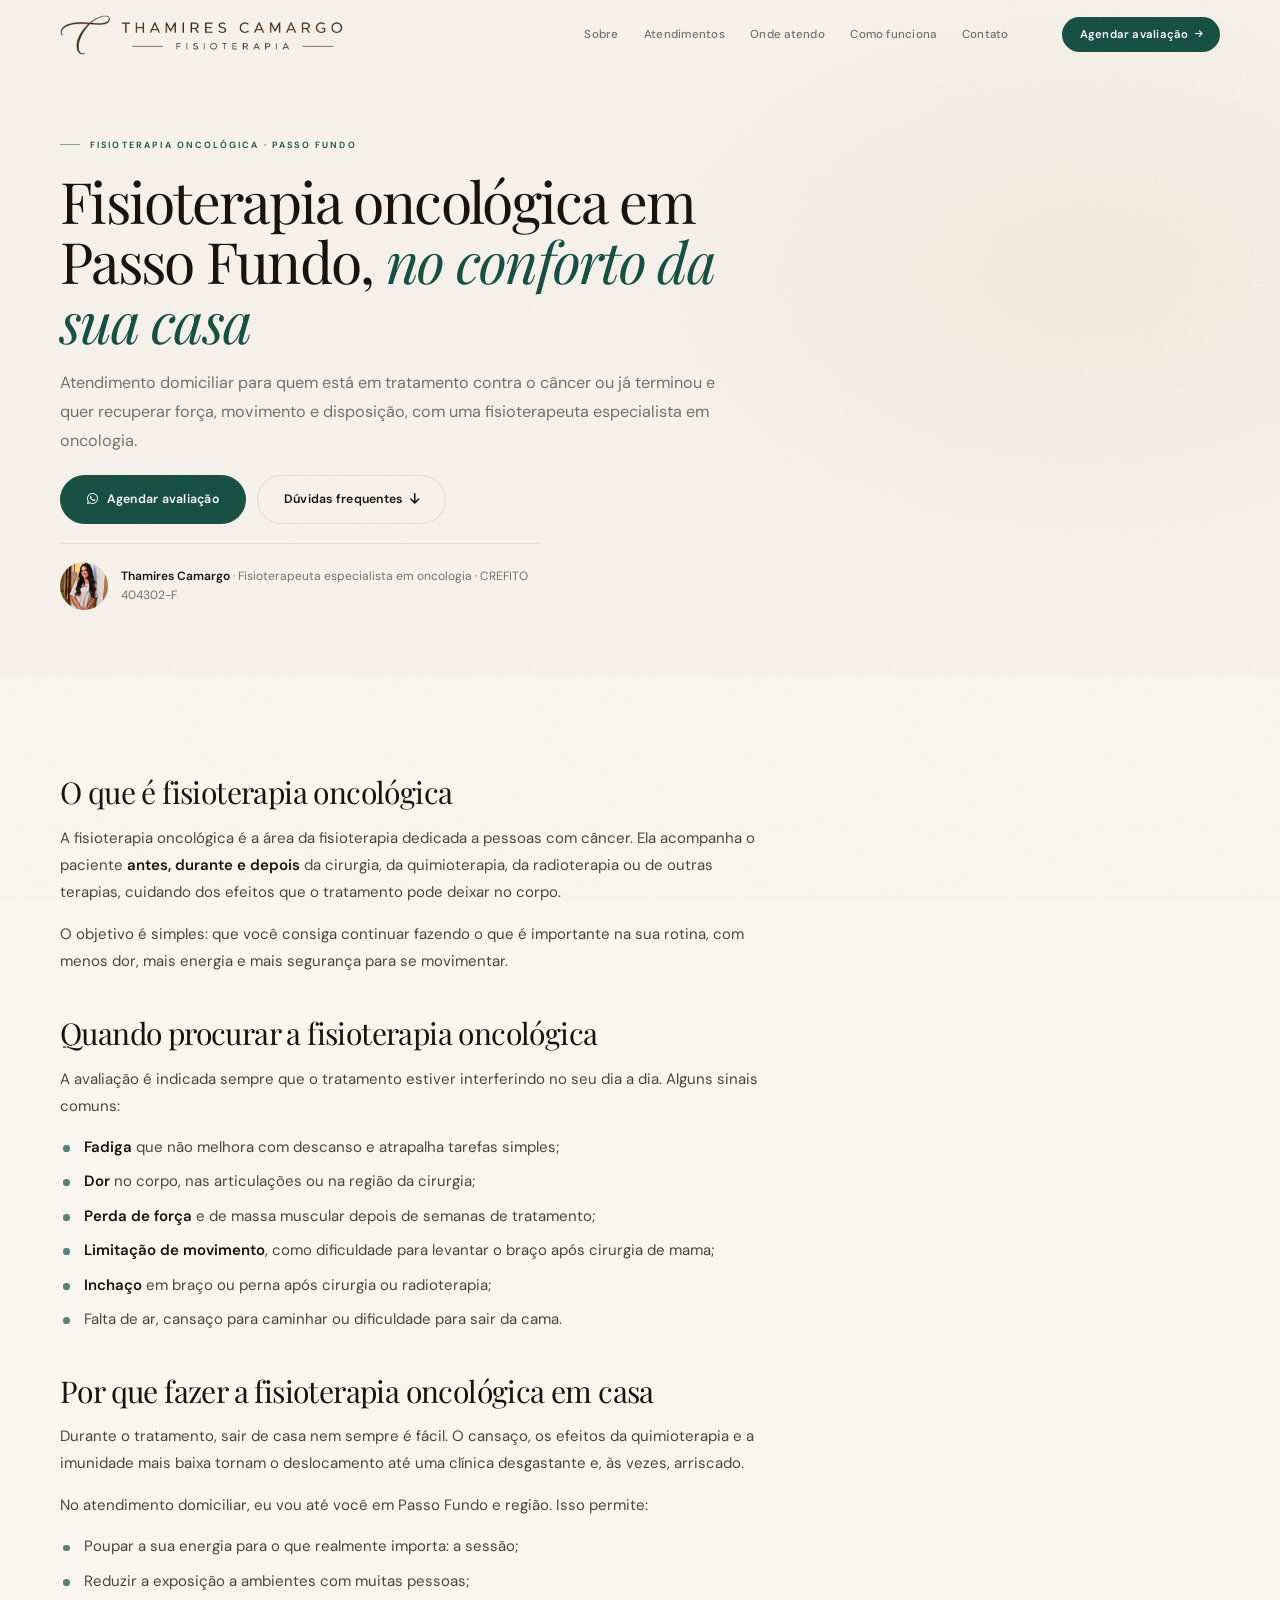
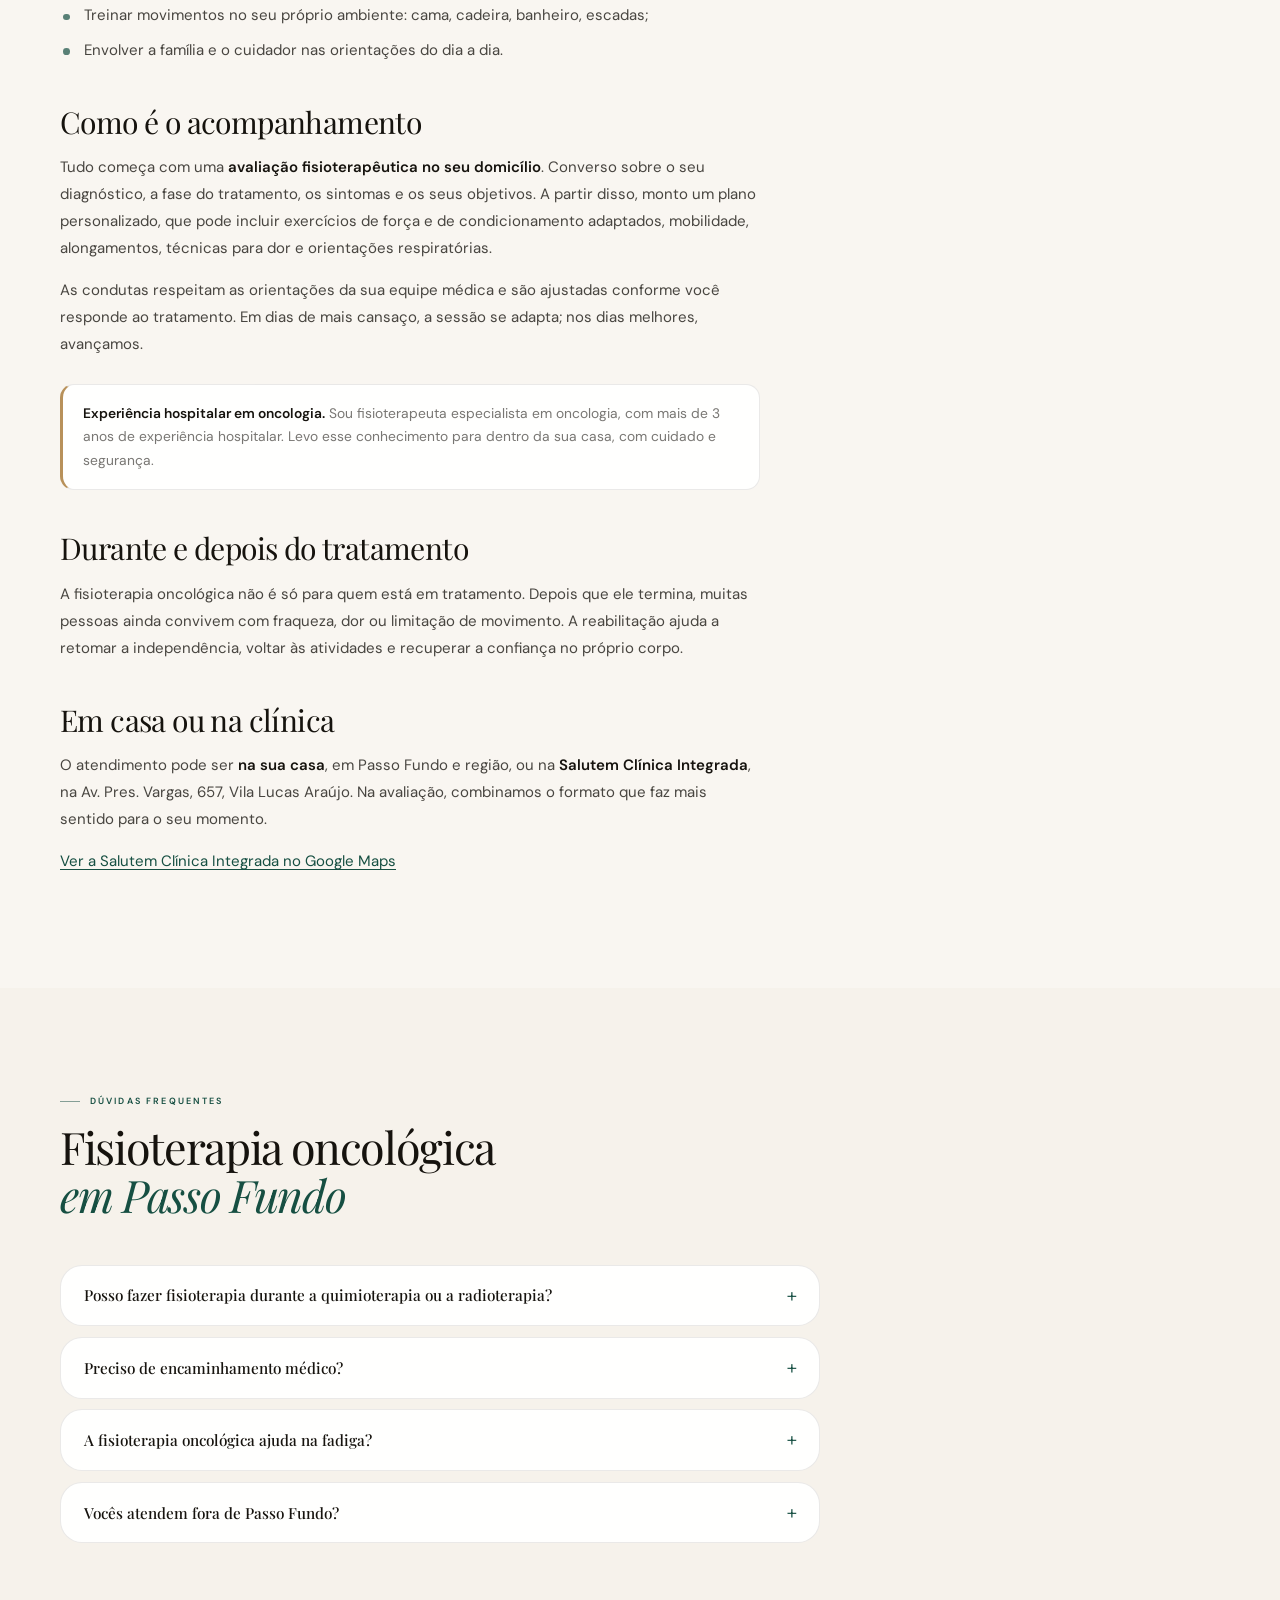
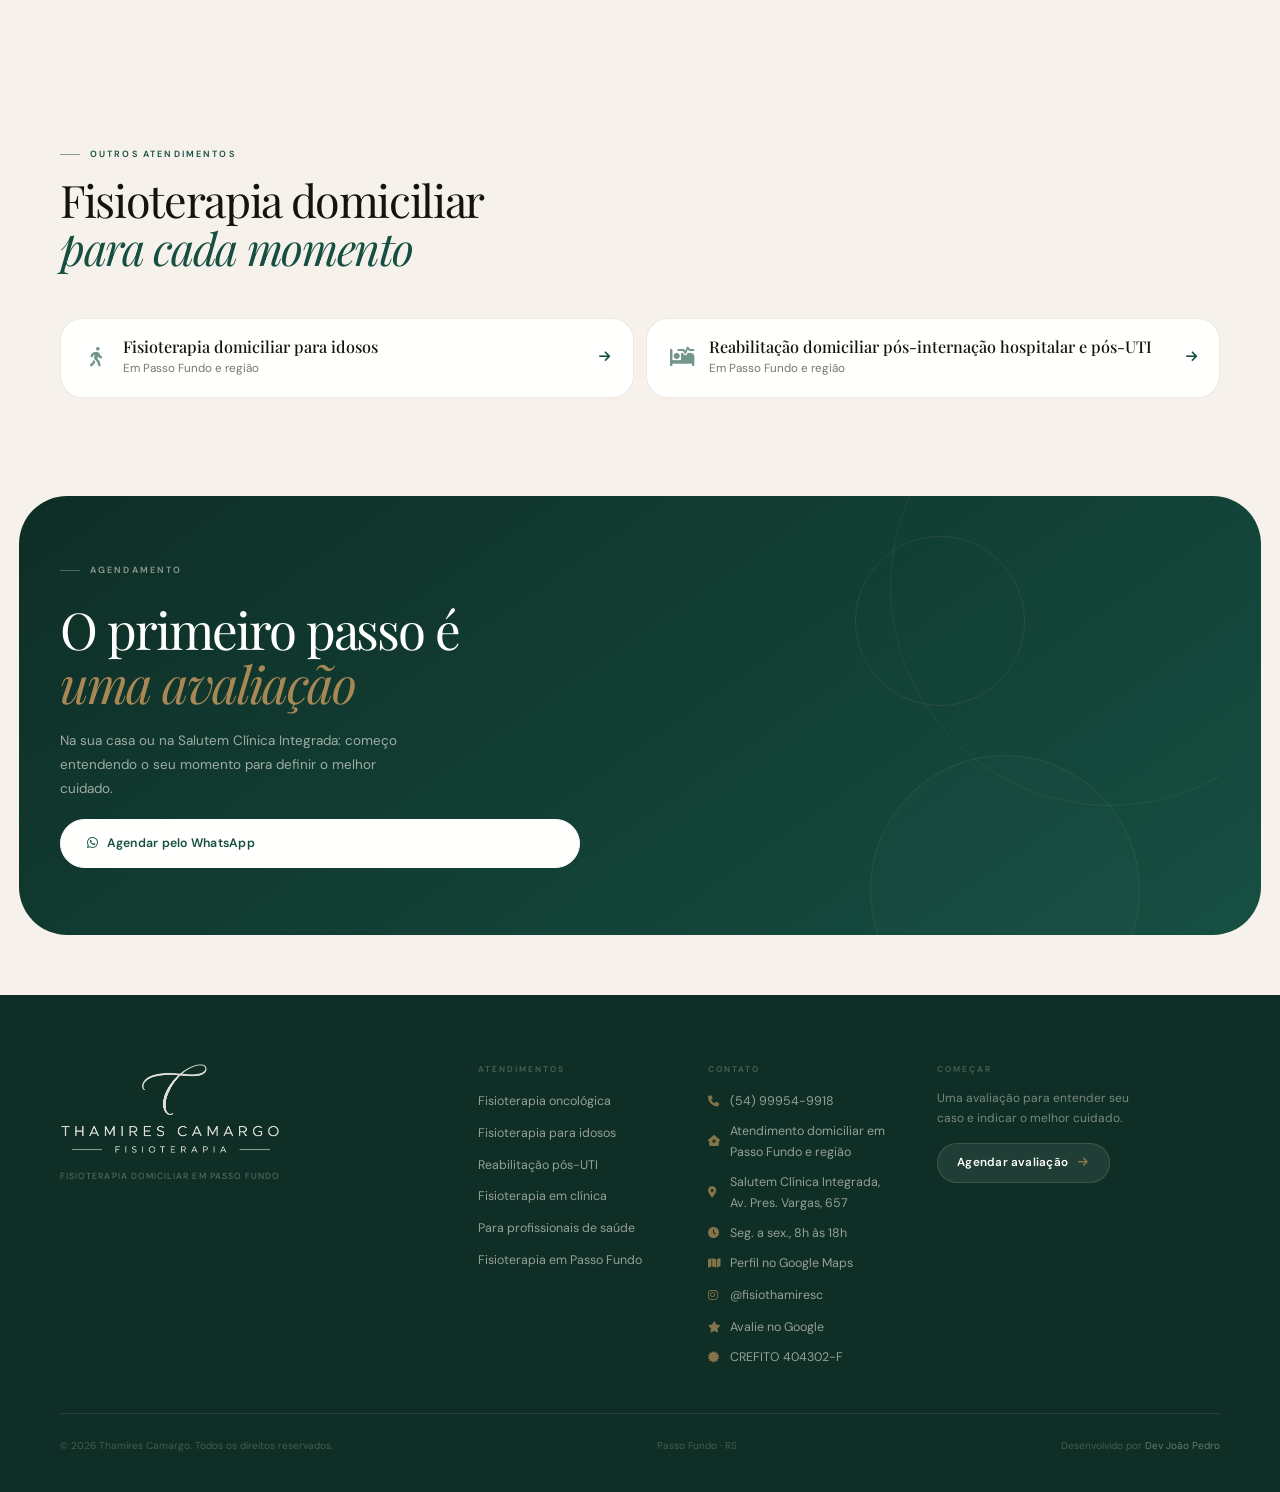
<file: fisioterapia-oncologica-passo-fundo/index.html>
<!DOCTYPE html>
<html lang="pt-BR">
<head>
  <meta charset="UTF-8" />
  <meta name="viewport" content="width=device-width, initial-scale=1.0" />

  <title>Fisioterapia Oncológica em Passo Fundo | Atendimento em Casa</title>
  <meta name="description" content="Fisioterapia oncológica em casa, em Passo Fundo, com especialista em oncologia. Menos dor e fadiga, mais força e mobilidade durante e após o tratamento." />
  <meta name="author" content="Thamires Camargo" />
  <meta name="robots" content="index, follow, max-image-preview:large, max-snippet:-1" />
  <link rel="canonical" href="https://thamirescamargo.com.br/fisioterapia-oncologica-passo-fundo/" />

  <link rel="icon" href="/favicon.ico" sizes="any" />
  <link rel="icon" type="image/png" sizes="48x48" href="/favicon-48x48.png" />
  <link rel="icon" type="image/png" sizes="192x192" href="/assets/icon-192.png" />
  <link rel="apple-touch-icon" sizes="180x180" href="/apple-touch-icon.png" />
  <link rel="manifest" href="/site.webmanifest" />
  <meta name="theme-color" content="#164f42" />

  <meta property="og:type" content="article" />
  <meta property="og:url" content="https://thamirescamargo.com.br/fisioterapia-oncologica-passo-fundo/" />
  <meta property="og:title" content="Fisioterapia Oncológica em Passo Fundo | Atendimento em Casa" />
  <meta property="og:description" content="Fisioterapia oncológica em casa, em Passo Fundo, com especialista em oncologia. Menos dor e fadiga, mais força e mobilidade durante e após o tratamento." />
  <meta property="og:image" content="https://thamirescamargo.com.br/assets/og-image.jpg" />
  <meta property="og:image:width" content="1200" />
  <meta property="og:image:height" content="630" />
  <meta property="og:locale" content="pt_BR" />
  <meta property="og:site_name" content="Thamires Camargo Fisioterapia" />
  <meta name="twitter:card" content="summary_large_image" />

  <meta name="geo.region" content="BR-RS" />
  <meta name="geo.placename" content="Passo Fundo" />

  <script type="application/ld+json">
{
  "@context": "https://schema.org",
  "@graph": [
    {
      "@type": "MedicalWebPage",
      "@id": "https://thamirescamargo.com.br/fisioterapia-oncologica-passo-fundo/#pagina",
      "url": "https://thamirescamargo.com.br/fisioterapia-oncologica-passo-fundo/",
      "name": "Fisioterapia Oncológica em Passo Fundo | Atendimento em Casa",
      "description": "Fisioterapia oncológica em casa, em Passo Fundo, com especialista em oncologia. Menos dor e fadiga, mais força e mobilidade durante e após o tratamento.",
      "inLanguage": "pt-BR",
      "isPartOf": {
        "@id": "https://thamirescamargo.com.br/#website"
      },
      "about": {
        "@id": "https://thamirescamargo.com.br/fisioterapia-oncologica-passo-fundo/#servico"
      },
      "author": {
        "@id": "https://thamirescamargo.com.br/#thamires"
      },
      "reviewedBy": {
        "@id": "https://thamirescamargo.com.br/#thamires"
      },
      "breadcrumb": {
        "@id": "https://thamirescamargo.com.br/fisioterapia-oncologica-passo-fundo/#breadcrumb"
      }
    },
    {
      "@type": "Service",
      "@id": "https://thamirescamargo.com.br/fisioterapia-oncologica-passo-fundo/#servico",
      "name": "Fisioterapia oncológica domiciliar",
      "serviceType": "Fisioterapia oncológica",
      "description": "Fisioterapia oncológica em casa, em Passo Fundo, com especialista em oncologia. Menos dor e fadiga, mais força e mobilidade durante e após o tratamento.",
      "url": "https://thamirescamargo.com.br/fisioterapia-oncologica-passo-fundo/",
      "provider": {
        "@type": "Physiotherapy",
        "@id": "https://thamirescamargo.com.br/#negocio",
        "name": "Thamires Camargo Fisioterapia",
        "url": "https://thamirescamargo.com.br/",
        "telephone": "+55-54-99954-9918"
      },
      "areaServed": [
        {
          "@type": "City",
          "name": "Passo Fundo"
        },
        {
          "@type": "AdministrativeArea",
          "name": "Região de Passo Fundo, RS"
        }
      ]
    },
    {
      "@type": "BreadcrumbList",
      "@id": "https://thamirescamargo.com.br/fisioterapia-oncologica-passo-fundo/#breadcrumb",
      "itemListElement": [
        {
          "@type": "ListItem",
          "position": 1,
          "name": "Início",
          "item": "https://thamirescamargo.com.br/"
        },
        {
          "@type": "ListItem",
          "position": 2,
          "name": "Fisioterapia oncológica",
          "item": "https://thamirescamargo.com.br/fisioterapia-oncologica-passo-fundo/"
        }
      ]
    },
    {
      "@type": "FAQPage",
      "@id": "https://thamirescamargo.com.br/fisioterapia-oncologica-passo-fundo/#faq",
      "mainEntity": [
        {
          "@type": "Question",
          "name": "Posso fazer fisioterapia durante a quimioterapia ou a radioterapia?",
          "acceptedAnswer": {
            "@type": "Answer",
            "text": "Sim. A fisioterapia oncológica pode acompanhar todo o tratamento. Os exercícios e as técnicas são adaptados ao seu momento, aos exames e às orientações da equipe médica."
          }
        },
        {
          "@type": "Question",
          "name": "Preciso de encaminhamento médico?",
          "acceptedAnswer": {
            "@type": "Answer",
            "text": "Não é obrigatório para agendar a avaliação. Se você tiver exames, relatórios ou orientações do seu médico, eles ajudam a montar um plano ainda mais seguro."
          }
        },
        {
          "@type": "Question",
          "name": "A fisioterapia oncológica ajuda na fadiga?",
          "acceptedAnswer": {
            "@type": "Answer",
            "text": "Sim. Exercícios bem dosados e orientações de economia de energia estão entre as estratégias usadas para reduzir a fadiga relacionada ao câncer e melhorar a disposição no dia a dia."
          }
        },
        {
          "@type": "Question",
          "name": "Vocês atendem fora de Passo Fundo?",
          "acceptedAnswer": {
            "@type": "Answer",
            "text": "O atendimento domiciliar é em Passo Fundo e região. Também atendo na Salutem Clínica Integrada (Av. Pres. Vargas, 657, Vila Lucas Araújo). Chame no WhatsApp para confirmar a disponibilidade."
          }
        }
      ]
    }
  ]
}
  </script>

  <link rel="preconnect" href="https://fonts.googleapis.com" />
  <link rel="preconnect" href="https://fonts.gstatic.com" crossorigin />
  <link href="https://fonts.googleapis.com/css2?family=Playfair+Display:ital,wght@0,400;0,500;0,700;1,400;1,500&family=DM+Sans:ital,opsz,wght@0,9..40,300;0,9..40,400;0,9..40,500;0,9..40,600;1,9..40,300&display=swap" rel="stylesheet" />
  <link rel="preconnect" href="https://cdnjs.cloudflare.com" crossorigin />
  <link rel="preload" as="style" href="https://cdnjs.cloudflare.com/ajax/libs/font-awesome/6.4.0/css/all.min.css" onload="this.onload=null;this.rel='stylesheet'" />
  <noscript><link rel="stylesheet" href="https://cdnjs.cloudflare.com/ajax/libs/font-awesome/6.4.0/css/all.min.css" /></noscript>
  <link rel="stylesheet" href="/style.css" />
</head>
<body>

  <div class="noise" aria-hidden="true"></div>
  <div class="cursor" id="cursor" aria-hidden="true"></div>
  <div class="cursor-trail" id="cursorTrail" aria-hidden="true"></div>

  <!-- HEADER -->
  <header class="header" id="header">
    <div class="header-inner">
      <a href="/" class="logo" aria-label="Thamires Camargo, página inicial">
        <img src="/assets/logo-horizontal.png" alt="Thamires Camargo Fisioterapia" class="logo-img" width="849" height="120" />
      </a>

      <nav class="nav" aria-label="Principal">
        <a href="/#sobre" class="nav-link">Sobre</a>
        <a href="/#atendimentos" class="nav-link">Atendimentos</a>
        <a href="/#onde-atendo" class="nav-link">Onde atendo</a>
        <a href="/#acompanhamento" class="nav-link">Como funciona</a>
        <a href="#contato" class="nav-link" data-nav>Contato</a>
      </nav>

      <button class="header-cta" data-cta-location="header_fisioterapia-oncologica-passo-fundo" onclick="openWhatsApp(this)">
        Agendar avaliação <i class="fas fa-arrow-right"></i>
      </button>

      <button class="menu-toggle" id="menuToggle" aria-label="Abrir menu" aria-expanded="false">
        <span></span><span></span>
      </button>
    </div>

    <div class="mobile-menu" id="mobileMenu" aria-hidden="true">
      <a href="/#sobre" class="mobile-link">Sobre</a>
      <a href="/#atendimentos" class="mobile-link">Atendimentos</a>
      <a href="/#onde-atendo" class="mobile-link">Onde atendo</a>
      <a href="/#acompanhamento" class="mobile-link">Como funciona</a>
      <a href="#contato" class="mobile-link" data-nav>Contato</a>
      <button class="btn-primary mobile-cta" data-cta-location="menu_mobile_fisioterapia-oncologica-passo-fundo" onclick="openWhatsApp(this)">Agendar avaliação</button>
    </div>
  </header>

  <main>

    <section class="page-hero">
      <div class="page-hero-inner">
        <span class="eyebrow">Fisioterapia oncológica · Passo Fundo</span>
        <h1 class="page-title">Fisioterapia oncológica em Passo Fundo, <em>no conforto da sua casa</em></h1>
        <p class="page-lead">Atendimento domiciliar para quem está em tratamento contra o câncer ou já terminou e quer recuperar força, movimento e disposição, com uma fisioterapeuta especialista em oncologia.</p>

        <div class="hero-actions">
          <button class="btn-primary" data-cta-location="hero_fisioterapia-oncologica-passo-fundo" onclick="openWhatsApp(this)">
            <i class="fab fa-whatsapp"></i> Agendar avaliação
          </button>
          <a href="#duvidas" class="btn-ghost" data-nav>
            Dúvidas frequentes <i class="fas fa-arrow-down"></i>
          </a>
        </div>

        <p class="page-author">
          <img src="/assets/foto-hero-640.jpg" alt="" width="640" height="853" />
          <span><strong>Thamires Camargo</strong> · Fisioterapeuta especialista em oncologia · CREFITO 404302-F</span>
        </p>
      </div>
    </section>

    <section class="section article">
      <div class="section-inner">
        <article class="prose">
<h2>O que é fisioterapia oncológica</h2>
<p>A fisioterapia oncológica é a área da fisioterapia dedicada a pessoas com câncer. Ela acompanha o paciente <strong>antes, durante e depois</strong> da cirurgia, da quimioterapia, da radioterapia ou de outras terapias, cuidando dos efeitos que o tratamento pode deixar no corpo.</p>
<p>O objetivo é simples: que você consiga continuar fazendo o que é importante na sua rotina, com menos dor, mais energia e mais segurança para se movimentar.</p>

<h2>Quando procurar a fisioterapia oncológica</h2>
<p>A avaliação é indicada sempre que o tratamento estiver interferindo no seu dia a dia. Alguns sinais comuns:</p>
<ul>
  <li><strong>Fadiga</strong> que não melhora com descanso e atrapalha tarefas simples;</li>
  <li><strong>Dor</strong> no corpo, nas articulações ou na região da cirurgia;</li>
  <li><strong>Perda de força</strong> e de massa muscular depois de semanas de tratamento;</li>
  <li><strong>Limitação de movimento</strong>, como dificuldade para levantar o braço após cirurgia de mama;</li>
  <li><strong>Inchaço</strong> em braço ou perna após cirurgia ou radioterapia;</li>
  <li>Falta de ar, cansaço para caminhar ou dificuldade para sair da cama.</li>
</ul>

<h2>Por que fazer a fisioterapia oncológica em casa</h2>
<p>Durante o tratamento, sair de casa nem sempre é fácil. O cansaço, os efeitos da quimioterapia e a imunidade mais baixa tornam o deslocamento até uma clínica desgastante e, às vezes, arriscado.</p>
<p>No atendimento domiciliar, eu vou até você em Passo Fundo e região. Isso permite:</p>
<ul>
  <li>Poupar a sua energia para o que realmente importa: a sessão;</li>
  <li>Reduzir a exposição a ambientes com muitas pessoas;</li>
  <li>Treinar movimentos no seu próprio ambiente: cama, cadeira, banheiro, escadas;</li>
  <li>Envolver a família e o cuidador nas orientações do dia a dia.</li>
</ul>

<h2>Como é o acompanhamento</h2>
<p>Tudo começa com uma <strong>avaliação fisioterapêutica no seu domicílio</strong>. Converso sobre o seu diagnóstico, a fase do tratamento, os sintomas e os seus objetivos. A partir disso, monto um plano personalizado, que pode incluir exercícios de força e de condicionamento adaptados, mobilidade, alongamentos, técnicas para dor e orientações respiratórias.</p>
<p>As condutas respeitam as orientações da sua equipe médica e são ajustadas conforme você responde ao tratamento. Em dias de mais cansaço, a sessão se adapta; nos dias melhores, avançamos.</p>
<div class="prose-note"><strong>Experiência hospitalar em oncologia.</strong> Sou fisioterapeuta especialista em oncologia, com mais de 3 anos de experiência hospitalar. Levo esse conhecimento para dentro da sua casa, com cuidado e segurança.</div>

<h2>Durante e depois do tratamento</h2>
<p>A fisioterapia oncológica não é só para quem está em tratamento. Depois que ele termina, muitas pessoas ainda convivem com fraqueza, dor ou limitação de movimento. A reabilitação ajuda a retomar a independência, voltar às atividades e recuperar a confiança no próprio corpo.</p>

<h2>Em casa ou na clínica</h2>
<p>O atendimento pode ser <strong>na sua casa</strong>, em Passo Fundo e região, ou na <strong>Salutem Clínica Integrada</strong>, na Av. Pres. Vargas, 657, Vila Lucas Araújo. Na avaliação, combinamos o formato que faz mais sentido para o seu momento.</p>
<p><a href="https://www.google.com/maps/search/?api=1&amp;query=Salutem+Cl%C3%ADnica+Integrada%2C+Av.+Pres.+Vargas%2C+657%2C+Passo+Fundo+-+RS" target="_blank" rel="noopener">Ver a Salutem Clínica Integrada no Google Maps</a></p>
        </article>
      </div>
    </section>

    <section id="duvidas" class="section faq">
      <div class="section-inner">
        <div class="section-head">
          <span class="eyebrow">Dúvidas frequentes</span>
          <h2 class="section-title">Fisioterapia oncológica<br /><em>em Passo Fundo</em></h2>
        </div>

        <div class="faq-list">
          <details class="faq-item">
            <summary>Posso fazer fisioterapia durante a quimioterapia ou a radioterapia?</summary>
            <p>Sim. A fisioterapia oncológica pode acompanhar todo o tratamento. Os exercícios e as técnicas são adaptados ao seu momento, aos exames e às orientações da equipe médica.</p>
          </details>
          <details class="faq-item">
            <summary>Preciso de encaminhamento médico?</summary>
            <p>Não é obrigatório para agendar a avaliação. Se você tiver exames, relatórios ou orientações do seu médico, eles ajudam a montar um plano ainda mais seguro.</p>
          </details>
          <details class="faq-item">
            <summary>A fisioterapia oncológica ajuda na fadiga?</summary>
            <p>Sim. Exercícios bem dosados e orientações de economia de energia estão entre as estratégias usadas para reduzir a fadiga relacionada ao câncer e melhorar a disposição no dia a dia.</p>
          </details>
          <details class="faq-item">
            <summary>Vocês atendem fora de Passo Fundo?</summary>
            <p>O atendimento domiciliar é em Passo Fundo e região. Também atendo na Salutem Clínica Integrada (Av. Pres. Vargas, 657, Vila Lucas Araújo). Chame no WhatsApp para confirmar a disponibilidade.</p>
          </details>
        </div>
      </div>
    </section>

    <section class="section related">
      <div class="section-inner">
        <div class="section-head">
          <span class="eyebrow">Outros atendimentos</span>
          <h2 class="section-title">Fisioterapia domiciliar<br /><em>para cada momento</em></h2>
        </div>
        <div class="related-grid">
          <a class="related-card" href="/fisioterapia-para-idosos-passo-fundo/">
            <i class="fas fa-person-walking related-icon" aria-hidden="true"></i>
            <span class="related-text">
              <strong>Fisioterapia domiciliar para idosos</strong>
              <span>Em Passo Fundo e região</span>
            </span>
            <i class="fas fa-arrow-right related-arrow" aria-hidden="true"></i>
          </a>
          <a class="related-card" href="/reabilitacao-pos-uti-passo-fundo/">
            <i class="fas fa-bed-pulse related-icon" aria-hidden="true"></i>
            <span class="related-text">
              <strong>Reabilitação domiciliar pós-internação hospitalar e pós-UTI</strong>
              <span>Em Passo Fundo e região</span>
            </span>
            <i class="fas fa-arrow-right related-arrow" aria-hidden="true"></i>
          </a>
        </div>
      </div>
    </section>

    <section class="cta-section" data-reveal>
      <div class="cta-inner">
        <div class="cta-rings" aria-hidden="true">
          <div class="cta-ring cta-ring--1"></div>
          <div class="cta-ring cta-ring--2"></div>
          <div class="cta-ring cta-ring--3"></div>
        </div>
        <div class="cta-content">
          <span class="eyebrow eyebrow--light">Agendamento</span>
          <h2 class="cta-title">O primeiro passo é<br /><em>uma avaliação</em></h2>
          <p>Na sua casa ou na Salutem Clínica Integrada: começo entendendo o seu momento para definir o melhor cuidado.</p>
          <button class="btn-primary btn-light" data-cta-location="cta_final_fisioterapia-oncologica-passo-fundo" onclick="openWhatsApp(this)">
            <i class="fab fa-whatsapp"></i> Agendar pelo WhatsApp
          </button>
        </div>
      </div>
    </section>

  </main>

  <!-- FOOTER -->
  <footer id="contato" class="footer">
    <div class="footer-inner">
      <div class="footer-brand">
        <img src="/assets/logo-light.png" alt="Thamires Camargo Fisioterapia" class="footer-logo" width="873" height="360" loading="lazy" decoding="async" />
        <span>Fisioterapia domiciliar em Passo Fundo</span>
      </div>

      <div class="footer-col">
        <h4>Atendimentos</h4>
        <a href="/fisioterapia-oncologica-passo-fundo/">Fisioterapia oncológica</a>
        <a href="/fisioterapia-para-idosos-passo-fundo/">Fisioterapia para idosos</a>
        <a href="/reabilitacao-pos-uti-passo-fundo/">Reabilitação pós-UTI</a>
        <a href="/fisioterapia-em-clinica-passo-fundo/">Fisioterapia em clínica</a>
        <a href="/para-profissionais/">Para profissionais de saúde</a>
        <a href="/">Fisioterapia em Passo Fundo</a>
      </div>

      <div class="footer-col">
        <h4>Contato</h4>
        <a href="tel:+5554999549918"><i class="fas fa-phone"></i> (54) 99954-9918</a>
        <span><i class="fas fa-house-medical"></i> Atendimento domiciliar em Passo Fundo e região</span>
        <a href="https://www.google.com/maps/search/?api=1&amp;query=Salutem+Cl%C3%ADnica+Integrada%2C+Av.+Pres.+Vargas%2C+657%2C+Passo+Fundo+-+RS" target="_blank" rel="noopener"><i class="fas fa-location-dot"></i> Salutem Clínica Integrada, Av. Pres. Vargas, 657</a>
        <span><i class="fas fa-clock"></i> Seg. a sex., 8h às 18h</span>
        <a href="https://maps.app.goo.gl/dSLQQjPr5NviSbuX6" target="_blank" rel="noopener"><i class="fas fa-map"></i> Perfil no Google Maps</a>
        <a href="https://www.instagram.com/fisiothamiresc/" target="_blank" rel="noopener"><i class="fab fa-instagram"></i> @fisiothamiresc</a>
        <a href="https://g.page/r/CRnz951QbX9gEAI/review" target="_blank" rel="noopener"><i class="fas fa-star"></i> Avalie no Google</a>
        <span><i class="fas fa-certificate"></i> CREFITO 404302-F</span>
      </div>

      <div class="footer-col">
        <h4>Começar</h4>
        <p>Uma avaliação para entender seu caso e indicar o melhor cuidado.</p>
        <button class="btn-footer-cta" data-cta-location="footer_fisioterapia-oncologica-passo-fundo" onclick="openWhatsApp(this)">
          Agendar avaliação <i class="fas fa-arrow-right"></i>
        </button>
      </div>
    </div>

    <div class="footer-bottom">
      <p>© 2026 Thamires Camargo. Todos os direitos reservados.</p>
      <p>Passo Fundo · RS</p>
      <p>Desenvolvido por <a href="https://joaopedrodev.com.br/" target="_blank" rel="noopener noreferrer" class="footer-dev-link">Dev João Pedro</a></p>
    </div>
  </footer>

  <script src="/tracking-config.js"></script>
  <script src="/tracking.js"></script>
  <script src="/app.js"></script>
</body>
</html>
</file>
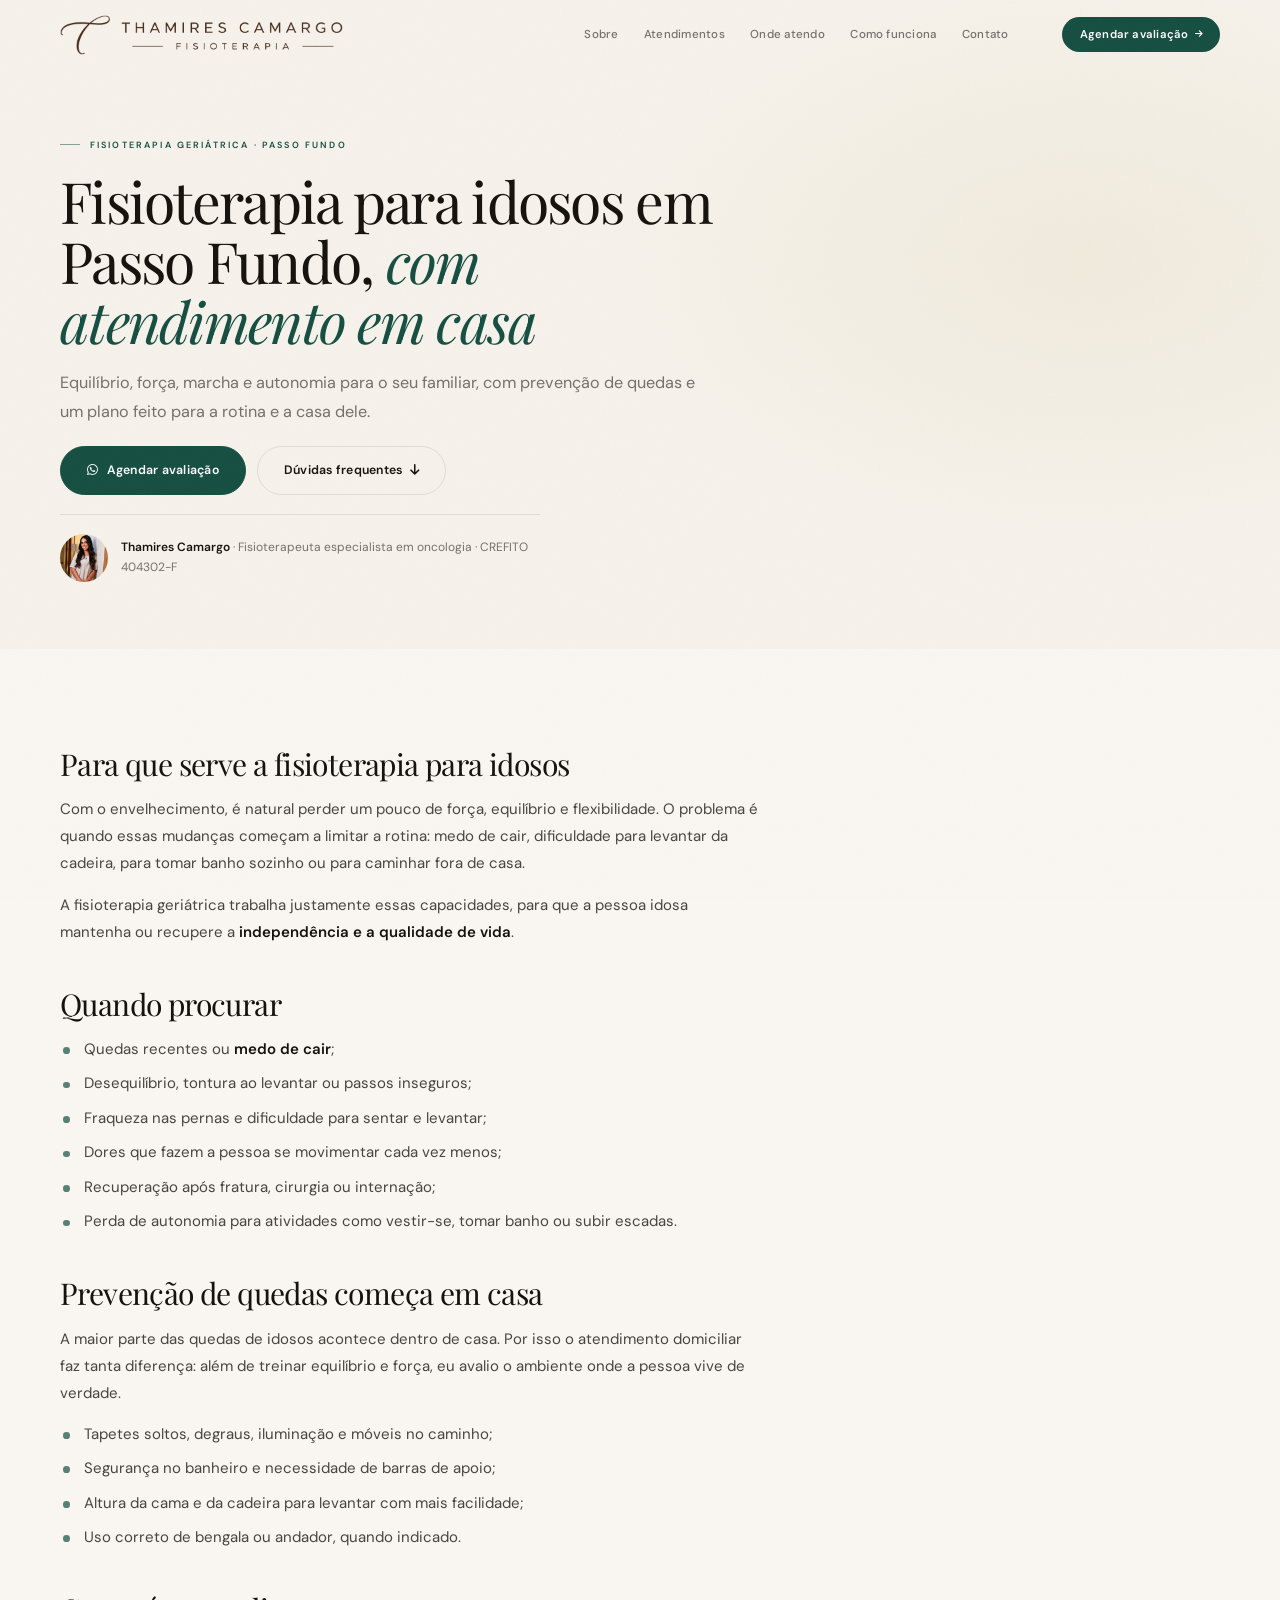
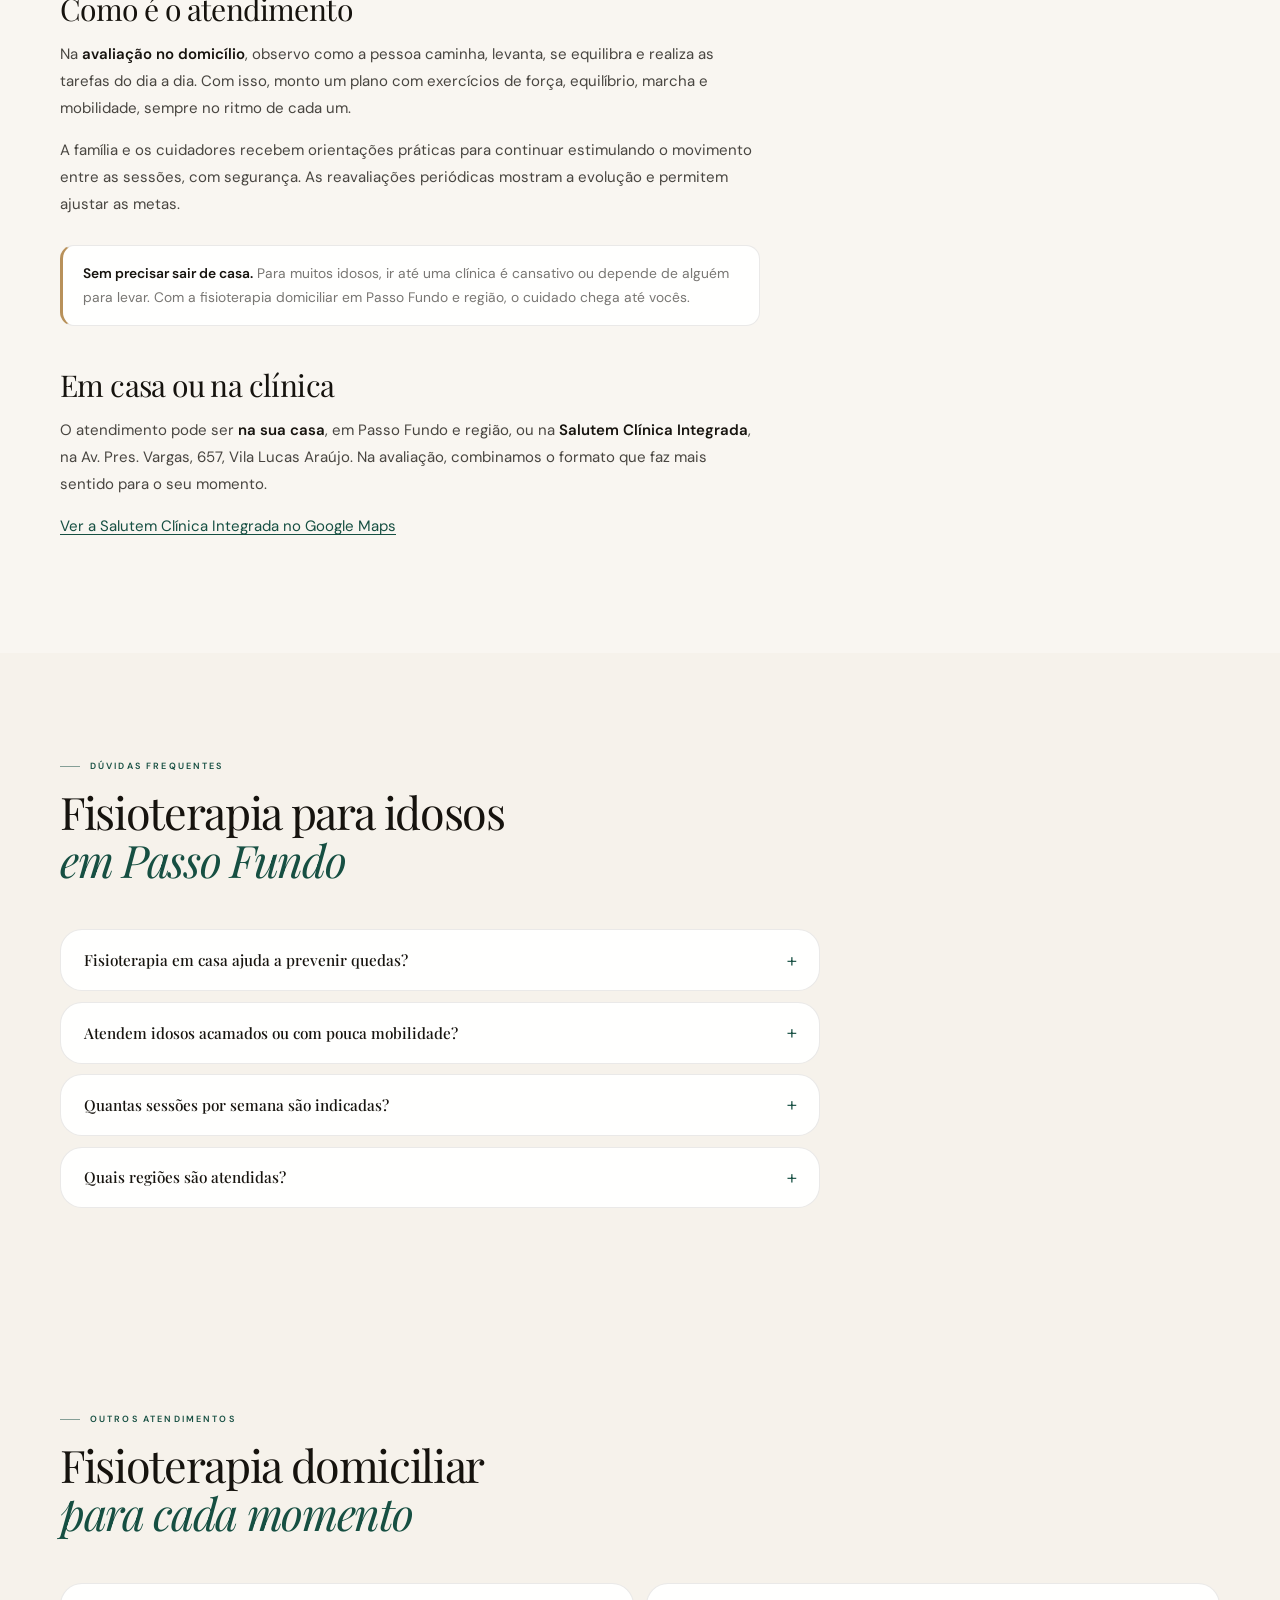
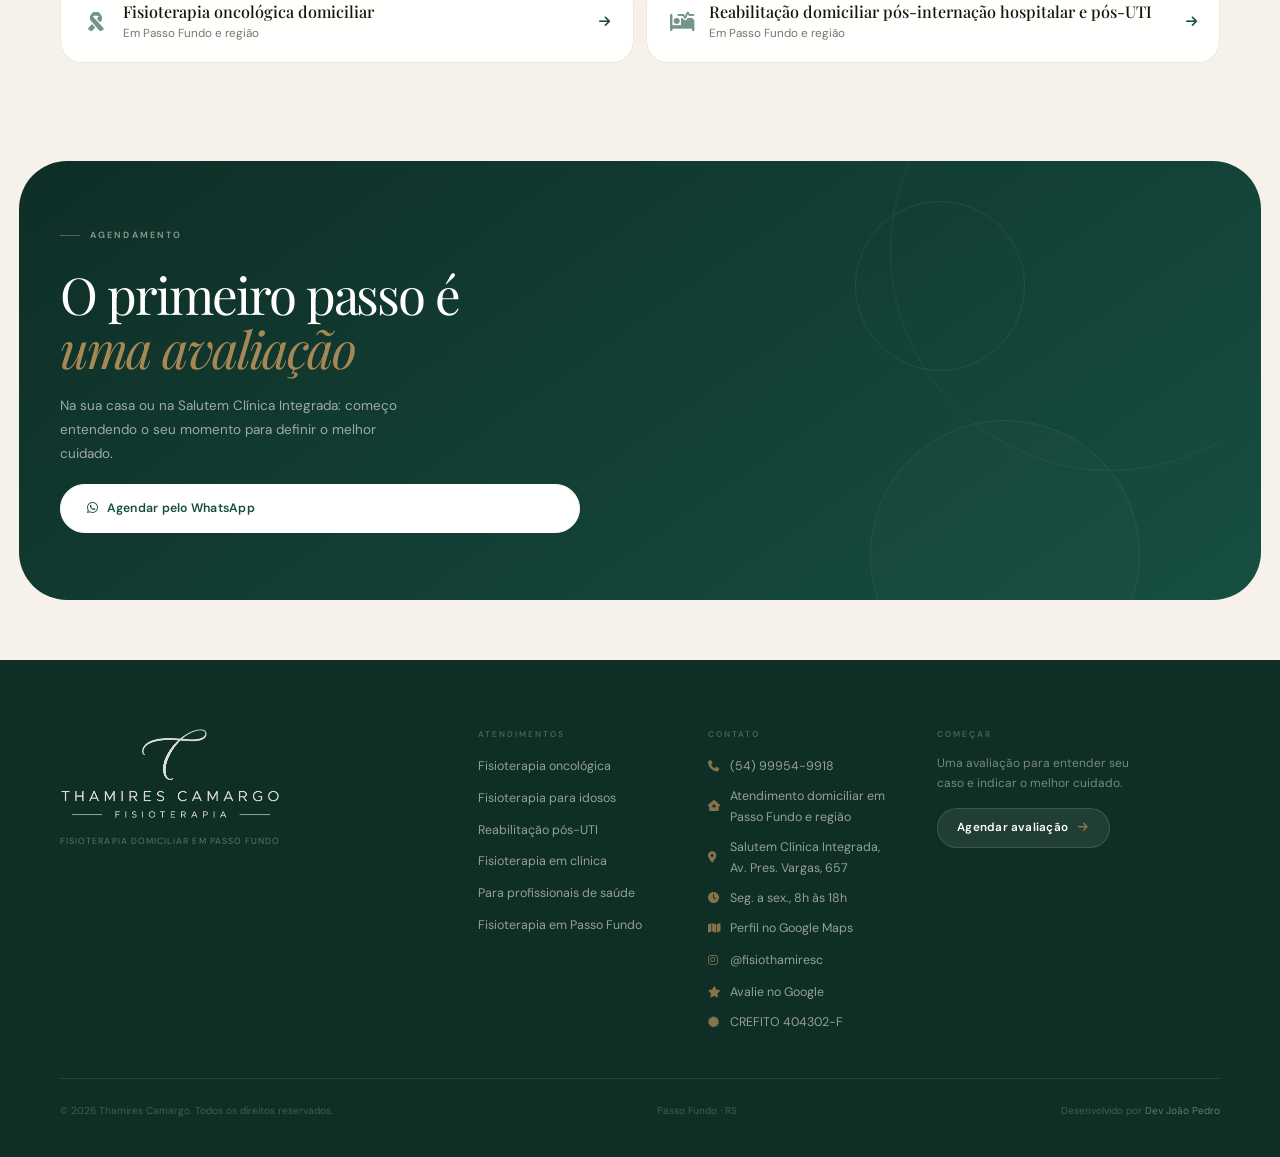
<file: fisioterapia-para-idosos-passo-fundo/index.html>
<!DOCTYPE html>
<html lang="pt-BR">
<head>
  <meta charset="UTF-8" />
  <meta name="viewport" content="width=device-width, initial-scale=1.0" />

  <title>Fisioterapia para Idosos em Passo Fundo | Atendimento em Casa</title>
  <meta name="description" content="Fisioterapia domiciliar para idosos em Passo Fundo: equilíbrio, força, marcha e prevenção de quedas, com avaliação na sua casa. Agende pelo WhatsApp." />
  <meta name="author" content="Thamires Camargo" />
  <meta name="robots" content="index, follow, max-image-preview:large, max-snippet:-1" />
  <link rel="canonical" href="https://thamirescamargo.com.br/fisioterapia-para-idosos-passo-fundo/" />

  <link rel="icon" href="/favicon.ico" sizes="any" />
  <link rel="icon" type="image/png" sizes="48x48" href="/favicon-48x48.png" />
  <link rel="icon" type="image/png" sizes="192x192" href="/assets/icon-192.png" />
  <link rel="apple-touch-icon" sizes="180x180" href="/apple-touch-icon.png" />
  <link rel="manifest" href="/site.webmanifest" />
  <meta name="theme-color" content="#164f42" />

  <meta property="og:type" content="article" />
  <meta property="og:url" content="https://thamirescamargo.com.br/fisioterapia-para-idosos-passo-fundo/" />
  <meta property="og:title" content="Fisioterapia para Idosos em Passo Fundo | Atendimento em Casa" />
  <meta property="og:description" content="Fisioterapia domiciliar para idosos em Passo Fundo: equilíbrio, força, marcha e prevenção de quedas, com avaliação na sua casa. Agende pelo WhatsApp." />
  <meta property="og:image" content="https://thamirescamargo.com.br/assets/og-image.jpg" />
  <meta property="og:image:width" content="1200" />
  <meta property="og:image:height" content="630" />
  <meta property="og:locale" content="pt_BR" />
  <meta property="og:site_name" content="Thamires Camargo Fisioterapia" />
  <meta name="twitter:card" content="summary_large_image" />

  <meta name="geo.region" content="BR-RS" />
  <meta name="geo.placename" content="Passo Fundo" />

  <script type="application/ld+json">
{
  "@context": "https://schema.org",
  "@graph": [
    {
      "@type": "MedicalWebPage",
      "@id": "https://thamirescamargo.com.br/fisioterapia-para-idosos-passo-fundo/#pagina",
      "url": "https://thamirescamargo.com.br/fisioterapia-para-idosos-passo-fundo/",
      "name": "Fisioterapia para Idosos em Passo Fundo | Atendimento em Casa",
      "description": "Fisioterapia domiciliar para idosos em Passo Fundo: equilíbrio, força, marcha e prevenção de quedas, com avaliação na sua casa. Agende pelo WhatsApp.",
      "inLanguage": "pt-BR",
      "isPartOf": {
        "@id": "https://thamirescamargo.com.br/#website"
      },
      "about": {
        "@id": "https://thamirescamargo.com.br/fisioterapia-para-idosos-passo-fundo/#servico"
      },
      "author": {
        "@id": "https://thamirescamargo.com.br/#thamires"
      },
      "reviewedBy": {
        "@id": "https://thamirescamargo.com.br/#thamires"
      },
      "breadcrumb": {
        "@id": "https://thamirescamargo.com.br/fisioterapia-para-idosos-passo-fundo/#breadcrumb"
      }
    },
    {
      "@type": "Service",
      "@id": "https://thamirescamargo.com.br/fisioterapia-para-idosos-passo-fundo/#servico",
      "name": "Fisioterapia domiciliar para idosos",
      "serviceType": "Fisioterapia geriátrica",
      "description": "Fisioterapia domiciliar para idosos em Passo Fundo: equilíbrio, força, marcha e prevenção de quedas, com avaliação na sua casa. Agende pelo WhatsApp.",
      "url": "https://thamirescamargo.com.br/fisioterapia-para-idosos-passo-fundo/",
      "provider": {
        "@type": "Physiotherapy",
        "@id": "https://thamirescamargo.com.br/#negocio",
        "name": "Thamires Camargo Fisioterapia",
        "url": "https://thamirescamargo.com.br/",
        "telephone": "+55-54-99954-9918"
      },
      "areaServed": [
        {
          "@type": "City",
          "name": "Passo Fundo"
        },
        {
          "@type": "AdministrativeArea",
          "name": "Região de Passo Fundo, RS"
        }
      ]
    },
    {
      "@type": "BreadcrumbList",
      "@id": "https://thamirescamargo.com.br/fisioterapia-para-idosos-passo-fundo/#breadcrumb",
      "itemListElement": [
        {
          "@type": "ListItem",
          "position": 1,
          "name": "Início",
          "item": "https://thamirescamargo.com.br/"
        },
        {
          "@type": "ListItem",
          "position": 2,
          "name": "Fisioterapia para idosos",
          "item": "https://thamirescamargo.com.br/fisioterapia-para-idosos-passo-fundo/"
        }
      ]
    },
    {
      "@type": "FAQPage",
      "@id": "https://thamirescamargo.com.br/fisioterapia-para-idosos-passo-fundo/#faq",
      "mainEntity": [
        {
          "@type": "Question",
          "name": "Fisioterapia em casa ajuda a prevenir quedas?",
          "acceptedAnswer": {
            "@type": "Answer",
            "text": "Sim. O treino de força e de equilíbrio, junto com a adaptação do ambiente e o uso correto de dispositivos de apoio, é uma das formas mais eficazes de reduzir o risco de quedas."
          }
        },
        {
          "@type": "Question",
          "name": "Atendem idosos acamados ou com pouca mobilidade?",
          "acceptedAnswer": {
            "@type": "Answer",
            "text": "Sim. O plano é adaptado ao nível de mobilidade de cada pessoa, inclusive para quem passa a maior parte do tempo na cama ou na cadeira, com orientações também para a família."
          }
        },
        {
          "@type": "Question",
          "name": "Quantas sessões por semana são indicadas?",
          "acceptedAnswer": {
            "@type": "Answer",
            "text": "Depende da avaliação, dos objetivos e da rotina do paciente. A frequência é definida em conjunto após a primeira visita e revisada nas reavaliações."
          }
        },
        {
          "@type": "Question",
          "name": "Quais regiões são atendidas?",
          "acceptedAnswer": {
            "@type": "Answer",
            "text": "O atendimento domiciliar é em Passo Fundo e região. Também atendo na Salutem Clínica Integrada (Av. Pres. Vargas, 657, Vila Lucas Araújo). Chame no WhatsApp para confirmar a disponibilidade."
          }
        }
      ]
    }
  ]
}
  </script>

  <link rel="preconnect" href="https://fonts.googleapis.com" />
  <link rel="preconnect" href="https://fonts.gstatic.com" crossorigin />
  <link href="https://fonts.googleapis.com/css2?family=Playfair+Display:ital,wght@0,400;0,500;0,700;1,400;1,500&family=DM+Sans:ital,opsz,wght@0,9..40,300;0,9..40,400;0,9..40,500;0,9..40,600;1,9..40,300&display=swap" rel="stylesheet" />
  <link rel="preconnect" href="https://cdnjs.cloudflare.com" crossorigin />
  <link rel="preload" as="style" href="https://cdnjs.cloudflare.com/ajax/libs/font-awesome/6.4.0/css/all.min.css" onload="this.onload=null;this.rel='stylesheet'" />
  <noscript><link rel="stylesheet" href="https://cdnjs.cloudflare.com/ajax/libs/font-awesome/6.4.0/css/all.min.css" /></noscript>
  <link rel="stylesheet" href="/style.css" />
</head>
<body>

  <div class="noise" aria-hidden="true"></div>
  <div class="cursor" id="cursor" aria-hidden="true"></div>
  <div class="cursor-trail" id="cursorTrail" aria-hidden="true"></div>

  <!-- HEADER -->
  <header class="header" id="header">
    <div class="header-inner">
      <a href="/" class="logo" aria-label="Thamires Camargo, página inicial">
        <img src="/assets/logo-horizontal.png" alt="Thamires Camargo Fisioterapia" class="logo-img" width="849" height="120" />
      </a>

      <nav class="nav" aria-label="Principal">
        <a href="/#sobre" class="nav-link">Sobre</a>
        <a href="/#atendimentos" class="nav-link">Atendimentos</a>
        <a href="/#onde-atendo" class="nav-link">Onde atendo</a>
        <a href="/#acompanhamento" class="nav-link">Como funciona</a>
        <a href="#contato" class="nav-link" data-nav>Contato</a>
      </nav>

      <button class="header-cta" data-cta-location="header_fisioterapia-para-idosos-passo-fundo" onclick="openWhatsApp(this)">
        Agendar avaliação <i class="fas fa-arrow-right"></i>
      </button>

      <button class="menu-toggle" id="menuToggle" aria-label="Abrir menu" aria-expanded="false">
        <span></span><span></span>
      </button>
    </div>

    <div class="mobile-menu" id="mobileMenu" aria-hidden="true">
      <a href="/#sobre" class="mobile-link">Sobre</a>
      <a href="/#atendimentos" class="mobile-link">Atendimentos</a>
      <a href="/#onde-atendo" class="mobile-link">Onde atendo</a>
      <a href="/#acompanhamento" class="mobile-link">Como funciona</a>
      <a href="#contato" class="mobile-link" data-nav>Contato</a>
      <button class="btn-primary mobile-cta" data-cta-location="menu_mobile_fisioterapia-para-idosos-passo-fundo" onclick="openWhatsApp(this)">Agendar avaliação</button>
    </div>
  </header>

  <main>

    <section class="page-hero">
      <div class="page-hero-inner">
        <span class="eyebrow">Fisioterapia geriátrica · Passo Fundo</span>
        <h1 class="page-title">Fisioterapia para idosos em Passo Fundo, <em>com atendimento em casa</em></h1>
        <p class="page-lead">Equilíbrio, força, marcha e autonomia para o seu familiar, com prevenção de quedas e um plano feito para a rotina e a casa dele.</p>

        <div class="hero-actions">
          <button class="btn-primary" data-cta-location="hero_fisioterapia-para-idosos-passo-fundo" onclick="openWhatsApp(this)">
            <i class="fab fa-whatsapp"></i> Agendar avaliação
          </button>
          <a href="#duvidas" class="btn-ghost" data-nav>
            Dúvidas frequentes <i class="fas fa-arrow-down"></i>
          </a>
        </div>

        <p class="page-author">
          <img src="/assets/foto-hero-640.jpg" alt="" width="640" height="853" />
          <span><strong>Thamires Camargo</strong> · Fisioterapeuta especialista em oncologia · CREFITO 404302-F</span>
        </p>
      </div>
    </section>

    <section class="section article">
      <div class="section-inner">
        <article class="prose">
<h2>Para que serve a fisioterapia para idosos</h2>
<p>Com o envelhecimento, é natural perder um pouco de força, equilíbrio e flexibilidade. O problema é quando essas mudanças começam a limitar a rotina: medo de cair, dificuldade para levantar da cadeira, para tomar banho sozinho ou para caminhar fora de casa.</p>
<p>A fisioterapia geriátrica trabalha justamente essas capacidades, para que a pessoa idosa mantenha ou recupere a <strong>independência e a qualidade de vida</strong>.</p>

<h2>Quando procurar</h2>
<ul>
  <li>Quedas recentes ou <strong>medo de cair</strong>;</li>
  <li>Desequilíbrio, tontura ao levantar ou passos inseguros;</li>
  <li>Fraqueza nas pernas e dificuldade para sentar e levantar;</li>
  <li>Dores que fazem a pessoa se movimentar cada vez menos;</li>
  <li>Recuperação após fratura, cirurgia ou internação;</li>
  <li>Perda de autonomia para atividades como vestir-se, tomar banho ou subir escadas.</li>
</ul>

<h2>Prevenção de quedas começa em casa</h2>
<p>A maior parte das quedas de idosos acontece dentro de casa. Por isso o atendimento domiciliar faz tanta diferença: além de treinar equilíbrio e força, eu avalio o ambiente onde a pessoa vive de verdade.</p>
<ul>
  <li>Tapetes soltos, degraus, iluminação e móveis no caminho;</li>
  <li>Segurança no banheiro e necessidade de barras de apoio;</li>
  <li>Altura da cama e da cadeira para levantar com mais facilidade;</li>
  <li>Uso correto de bengala ou andador, quando indicado.</li>
</ul>

<h2>Como é o atendimento</h2>
<p>Na <strong>avaliação no domicílio</strong>, observo como a pessoa caminha, levanta, se equilibra e realiza as tarefas do dia a dia. Com isso, monto um plano com exercícios de força, equilíbrio, marcha e mobilidade, sempre no ritmo de cada um.</p>
<p>A família e os cuidadores recebem orientações práticas para continuar estimulando o movimento entre as sessões, com segurança. As reavaliações periódicas mostram a evolução e permitem ajustar as metas.</p>
<div class="prose-note"><strong>Sem precisar sair de casa.</strong> Para muitos idosos, ir até uma clínica é cansativo ou depende de alguém para levar. Com a fisioterapia domiciliar em Passo Fundo e região, o cuidado chega até vocês.</div>

<h2>Em casa ou na clínica</h2>
<p>O atendimento pode ser <strong>na sua casa</strong>, em Passo Fundo e região, ou na <strong>Salutem Clínica Integrada</strong>, na Av. Pres. Vargas, 657, Vila Lucas Araújo. Na avaliação, combinamos o formato que faz mais sentido para o seu momento.</p>
<p><a href="https://www.google.com/maps/search/?api=1&amp;query=Salutem+Cl%C3%ADnica+Integrada%2C+Av.+Pres.+Vargas%2C+657%2C+Passo+Fundo+-+RS" target="_blank" rel="noopener">Ver a Salutem Clínica Integrada no Google Maps</a></p>
        </article>
      </div>
    </section>

    <section id="duvidas" class="section faq">
      <div class="section-inner">
        <div class="section-head">
          <span class="eyebrow">Dúvidas frequentes</span>
          <h2 class="section-title">Fisioterapia para idosos<br /><em>em Passo Fundo</em></h2>
        </div>

        <div class="faq-list">
          <details class="faq-item">
            <summary>Fisioterapia em casa ajuda a prevenir quedas?</summary>
            <p>Sim. O treino de força e de equilíbrio, junto com a adaptação do ambiente e o uso correto de dispositivos de apoio, é uma das formas mais eficazes de reduzir o risco de quedas.</p>
          </details>
          <details class="faq-item">
            <summary>Atendem idosos acamados ou com pouca mobilidade?</summary>
            <p>Sim. O plano é adaptado ao nível de mobilidade de cada pessoa, inclusive para quem passa a maior parte do tempo na cama ou na cadeira, com orientações também para a família.</p>
          </details>
          <details class="faq-item">
            <summary>Quantas sessões por semana são indicadas?</summary>
            <p>Depende da avaliação, dos objetivos e da rotina do paciente. A frequência é definida em conjunto após a primeira visita e revisada nas reavaliações.</p>
          </details>
          <details class="faq-item">
            <summary>Quais regiões são atendidas?</summary>
            <p>O atendimento domiciliar é em Passo Fundo e região. Também atendo na Salutem Clínica Integrada (Av. Pres. Vargas, 657, Vila Lucas Araújo). Chame no WhatsApp para confirmar a disponibilidade.</p>
          </details>
        </div>
      </div>
    </section>

    <section class="section related">
      <div class="section-inner">
        <div class="section-head">
          <span class="eyebrow">Outros atendimentos</span>
          <h2 class="section-title">Fisioterapia domiciliar<br /><em>para cada momento</em></h2>
        </div>
        <div class="related-grid">
          <a class="related-card" href="/fisioterapia-oncologica-passo-fundo/">
            <i class="fas fa-ribbon related-icon" aria-hidden="true"></i>
            <span class="related-text">
              <strong>Fisioterapia oncológica domiciliar</strong>
              <span>Em Passo Fundo e região</span>
            </span>
            <i class="fas fa-arrow-right related-arrow" aria-hidden="true"></i>
          </a>
          <a class="related-card" href="/reabilitacao-pos-uti-passo-fundo/">
            <i class="fas fa-bed-pulse related-icon" aria-hidden="true"></i>
            <span class="related-text">
              <strong>Reabilitação domiciliar pós-internação hospitalar e pós-UTI</strong>
              <span>Em Passo Fundo e região</span>
            </span>
            <i class="fas fa-arrow-right related-arrow" aria-hidden="true"></i>
          </a>
        </div>
      </div>
    </section>

    <section class="cta-section" data-reveal>
      <div class="cta-inner">
        <div class="cta-rings" aria-hidden="true">
          <div class="cta-ring cta-ring--1"></div>
          <div class="cta-ring cta-ring--2"></div>
          <div class="cta-ring cta-ring--3"></div>
        </div>
        <div class="cta-content">
          <span class="eyebrow eyebrow--light">Agendamento</span>
          <h2 class="cta-title">O primeiro passo é<br /><em>uma avaliação</em></h2>
          <p>Na sua casa ou na Salutem Clínica Integrada: começo entendendo o seu momento para definir o melhor cuidado.</p>
          <button class="btn-primary btn-light" data-cta-location="cta_final_fisioterapia-para-idosos-passo-fundo" onclick="openWhatsApp(this)">
            <i class="fab fa-whatsapp"></i> Agendar pelo WhatsApp
          </button>
        </div>
      </div>
    </section>

  </main>

  <!-- FOOTER -->
  <footer id="contato" class="footer">
    <div class="footer-inner">
      <div class="footer-brand">
        <img src="/assets/logo-light.png" alt="Thamires Camargo Fisioterapia" class="footer-logo" width="873" height="360" loading="lazy" decoding="async" />
        <span>Fisioterapia domiciliar em Passo Fundo</span>
      </div>

      <div class="footer-col">
        <h4>Atendimentos</h4>
        <a href="/fisioterapia-oncologica-passo-fundo/">Fisioterapia oncológica</a>
        <a href="/fisioterapia-para-idosos-passo-fundo/">Fisioterapia para idosos</a>
        <a href="/reabilitacao-pos-uti-passo-fundo/">Reabilitação pós-UTI</a>
        <a href="/fisioterapia-em-clinica-passo-fundo/">Fisioterapia em clínica</a>
        <a href="/para-profissionais/">Para profissionais de saúde</a>
        <a href="/">Fisioterapia em Passo Fundo</a>
      </div>

      <div class="footer-col">
        <h4>Contato</h4>
        <a href="tel:+5554999549918"><i class="fas fa-phone"></i> (54) 99954-9918</a>
        <span><i class="fas fa-house-medical"></i> Atendimento domiciliar em Passo Fundo e região</span>
        <a href="https://www.google.com/maps/search/?api=1&amp;query=Salutem+Cl%C3%ADnica+Integrada%2C+Av.+Pres.+Vargas%2C+657%2C+Passo+Fundo+-+RS" target="_blank" rel="noopener"><i class="fas fa-location-dot"></i> Salutem Clínica Integrada, Av. Pres. Vargas, 657</a>
        <span><i class="fas fa-clock"></i> Seg. a sex., 8h às 18h</span>
        <a href="https://maps.app.goo.gl/dSLQQjPr5NviSbuX6" target="_blank" rel="noopener"><i class="fas fa-map"></i> Perfil no Google Maps</a>
        <a href="https://www.instagram.com/fisiothamiresc/" target="_blank" rel="noopener"><i class="fab fa-instagram"></i> @fisiothamiresc</a>
        <a href="https://g.page/r/CRnz951QbX9gEAI/review" target="_blank" rel="noopener"><i class="fas fa-star"></i> Avalie no Google</a>
        <span><i class="fas fa-certificate"></i> CREFITO 404302-F</span>
      </div>

      <div class="footer-col">
        <h4>Começar</h4>
        <p>Uma avaliação para entender seu caso e indicar o melhor cuidado.</p>
        <button class="btn-footer-cta" data-cta-location="footer_fisioterapia-para-idosos-passo-fundo" onclick="openWhatsApp(this)">
          Agendar avaliação <i class="fas fa-arrow-right"></i>
        </button>
      </div>
    </div>

    <div class="footer-bottom">
      <p>© 2026 Thamires Camargo. Todos os direitos reservados.</p>
      <p>Passo Fundo · RS</p>
      <p>Desenvolvido por <a href="https://joaopedrodev.com.br/" target="_blank" rel="noopener noreferrer" class="footer-dev-link">Dev João Pedro</a></p>
    </div>
  </footer>

  <script src="/tracking-config.js"></script>
  <script src="/tracking.js"></script>
  <script src="/app.js"></script>
</body>
</html>
</file>
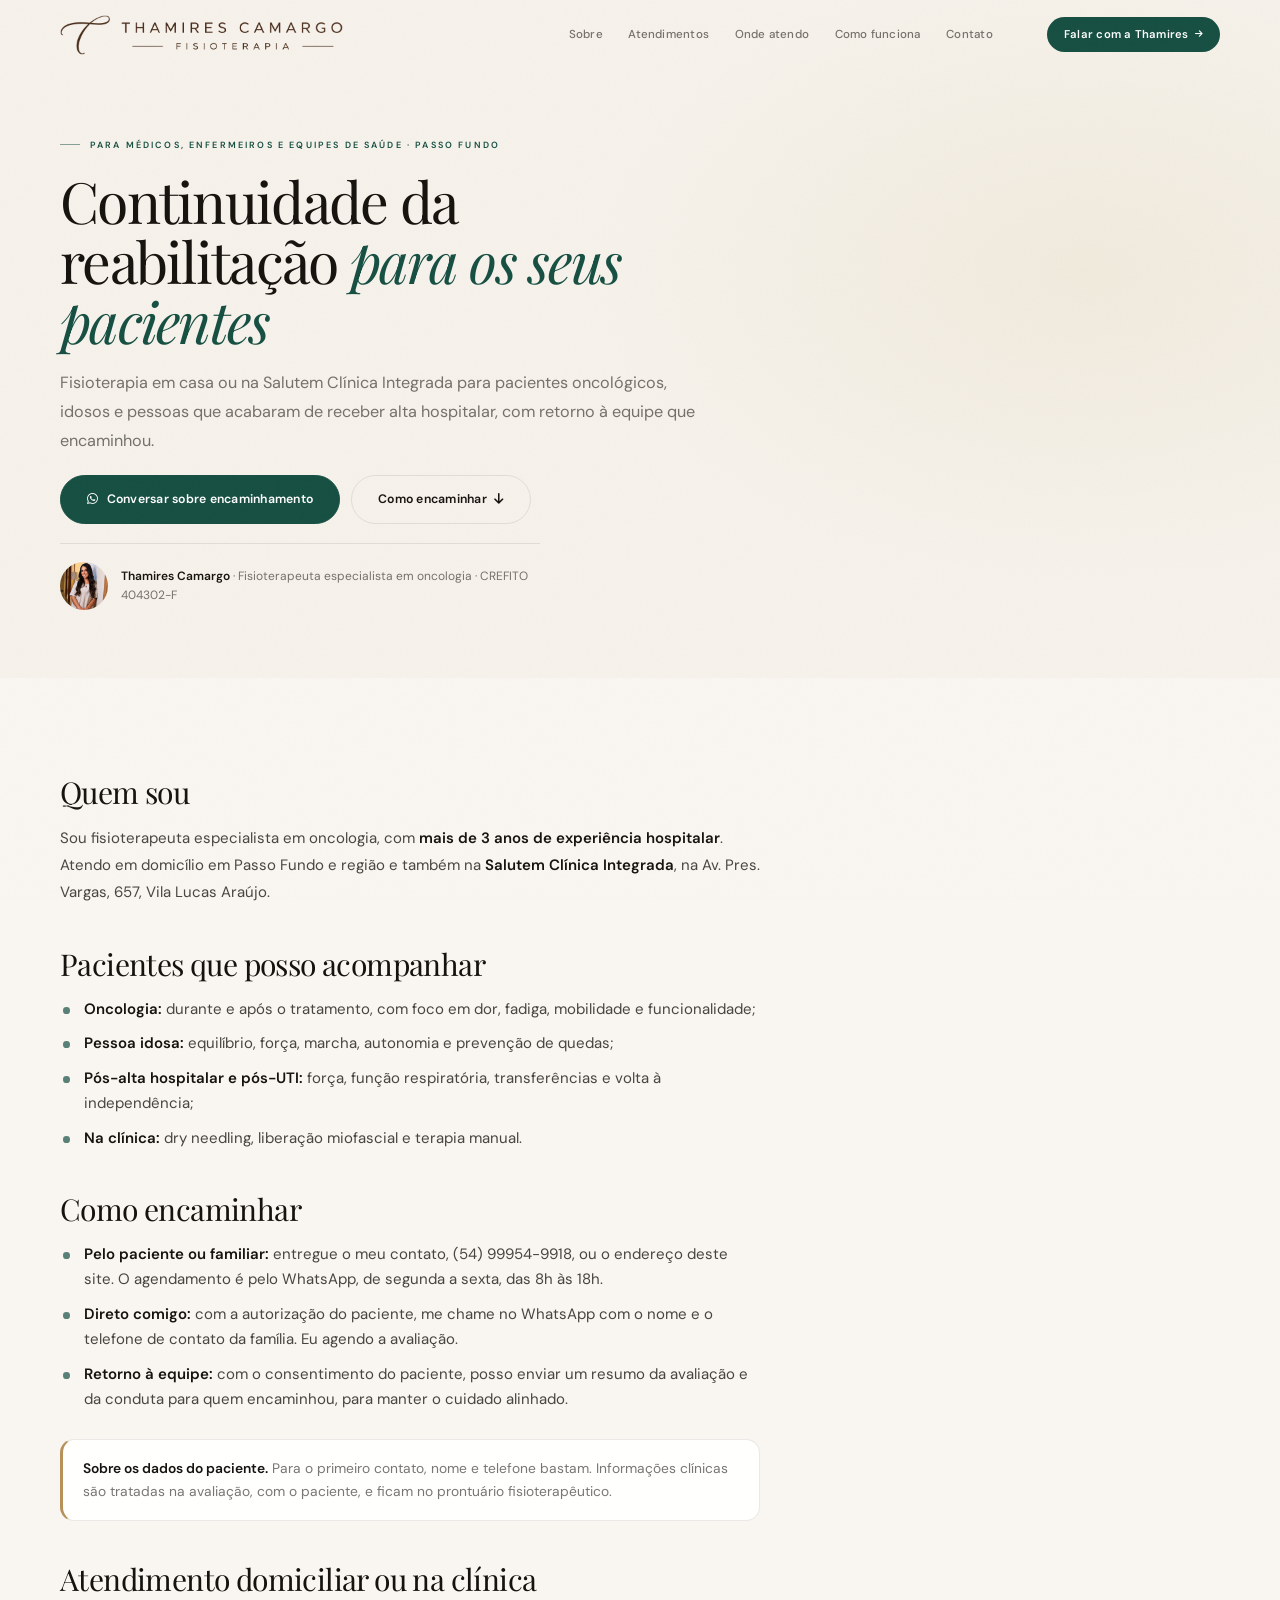
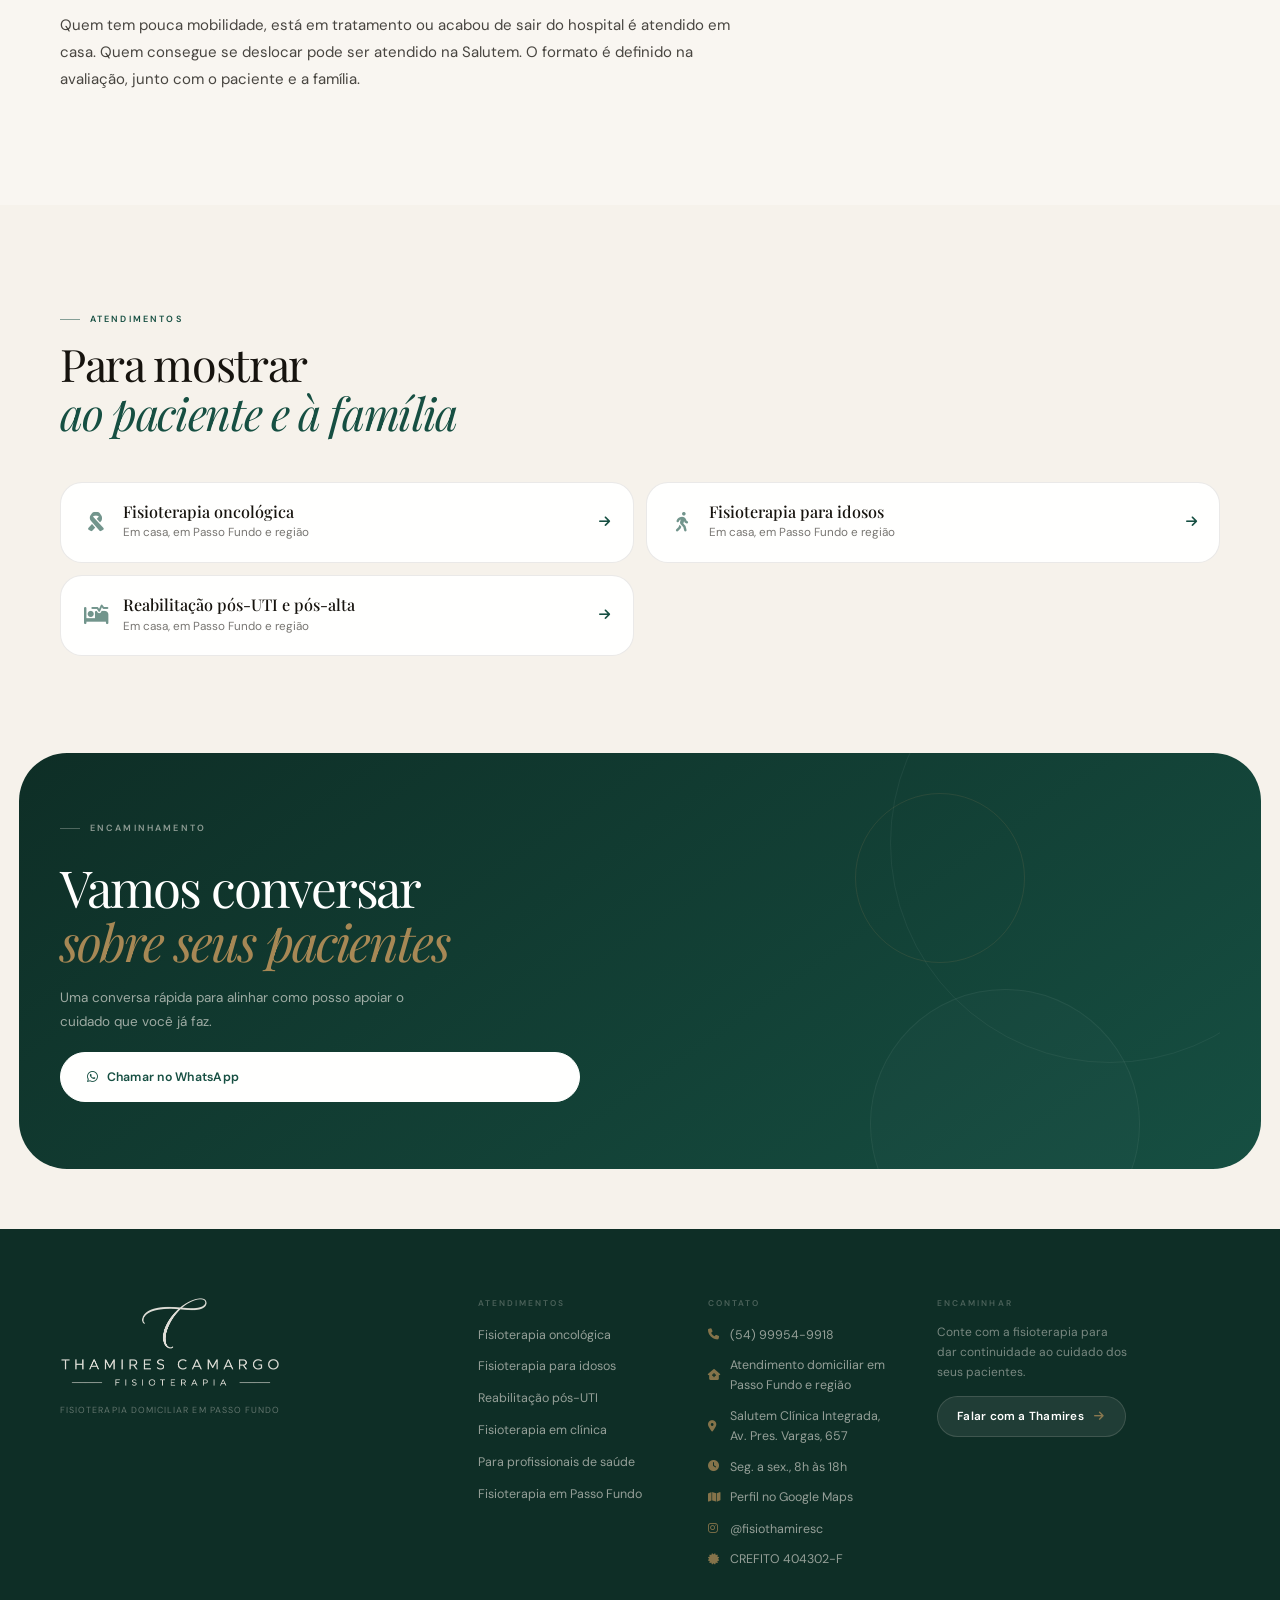
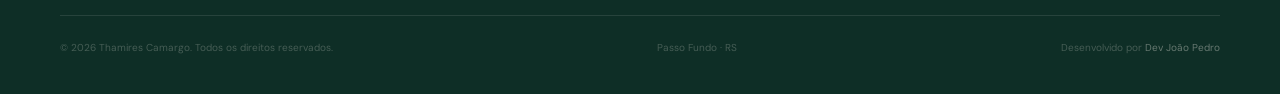
<file: para-profissionais/index.html>
<!DOCTYPE html>
<html lang="pt-BR">
<head>
  <meta charset="UTF-8" />
  <meta name="viewport" content="width=device-width, initial-scale=1.0" />

  <title>Para Profissionais de Saúde | Encaminhamento de Pacientes | Thamires Camargo</title>
  <meta name="description" content="Fisioterapeuta em Passo Fundo para encaminhamento de pacientes oncológicos, idosos e pós-alta hospitalar. Atendimento domiciliar e na Salutem Clínica Integrada." />
  <meta name="author" content="Thamires Camargo" />
  <meta name="robots" content="index, follow, max-image-preview:large, max-snippet:-1" />
  <link rel="canonical" href="https://thamirescamargo.com.br/para-profissionais/" />

  <link rel="icon" href="/favicon.ico" sizes="any" />
  <link rel="icon" type="image/png" sizes="48x48" href="/favicon-48x48.png" />
  <link rel="icon" type="image/png" sizes="192x192" href="/assets/icon-192.png" />
  <link rel="apple-touch-icon" sizes="180x180" href="/apple-touch-icon.png" />
  <link rel="manifest" href="/site.webmanifest" />
  <meta name="theme-color" content="#164f42" />

  <meta property="og:type" content="website" />
  <meta property="og:url" content="https://thamirescamargo.com.br/para-profissionais/" />
  <meta property="og:title" content="Encaminhamento de pacientes | Thamires Camargo, fisioterapeuta" />
  <meta property="og:description" content="Fisioterapia domiciliar e em clínica em Passo Fundo para pacientes oncológicos, idosos e pós-alta hospitalar. Como encaminhar." />
  <meta property="og:image" content="https://thamirescamargo.com.br/assets/og-image.jpg" />
  <meta property="og:image:width" content="1200" />
  <meta property="og:image:height" content="630" />
  <meta property="og:locale" content="pt_BR" />
  <meta property="og:site_name" content="Thamires Camargo Fisioterapia" />
  <meta name="twitter:card" content="summary_large_image" />

  <meta name="geo.region" content="BR-RS" />
  <meta name="geo.placename" content="Passo Fundo" />

  <script type="application/ld+json">
{
  "@context": "https://schema.org",
  "@graph": [
    {
      "@type": "WebPage",
      "@id": "https://thamirescamargo.com.br/para-profissionais/#pagina",
      "url": "https://thamirescamargo.com.br/para-profissionais/",
      "name": "Para profissionais de saúde: encaminhamento de pacientes",
      "description": "Fisioterapeuta em Passo Fundo para encaminhamento de pacientes oncológicos, idosos e pós-alta hospitalar. Atendimento domiciliar e na Salutem Clínica Integrada.",
      "inLanguage": "pt-BR",
      "isPartOf": { "@id": "https://thamirescamargo.com.br/#website" },
      "about": { "@id": "https://thamirescamargo.com.br/#thamires" },
      "breadcrumb": { "@id": "https://thamirescamargo.com.br/para-profissionais/#breadcrumb" }
    },
    {
      "@type": "BreadcrumbList",
      "@id": "https://thamirescamargo.com.br/para-profissionais/#breadcrumb",
      "itemListElement": [
        { "@type": "ListItem", "position": 1, "name": "Início", "item": "https://thamirescamargo.com.br/" },
        { "@type": "ListItem", "position": 2, "name": "Para profissionais", "item": "https://thamirescamargo.com.br/para-profissionais/" }
      ]
    }
  ]
}
  </script>

  <link rel="preconnect" href="https://fonts.googleapis.com" />
  <link rel="preconnect" href="https://fonts.gstatic.com" crossorigin />
  <link href="https://fonts.googleapis.com/css2?family=Playfair+Display:ital,wght@0,400;0,500;0,700;1,400;1,500&family=DM+Sans:ital,opsz,wght@0,9..40,300;0,9..40,400;0,9..40,500;0,9..40,600;1,9..40,300&display=swap" rel="stylesheet" />
  <link rel="preconnect" href="https://cdnjs.cloudflare.com" crossorigin />
  <link rel="preload" as="style" href="https://cdnjs.cloudflare.com/ajax/libs/font-awesome/6.4.0/css/all.min.css" onload="this.onload=null;this.rel='stylesheet'" />
  <noscript><link rel="stylesheet" href="https://cdnjs.cloudflare.com/ajax/libs/font-awesome/6.4.0/css/all.min.css" /></noscript>
  <link rel="stylesheet" href="/style.css" />
</head>
<body>

  <div class="noise" aria-hidden="true"></div>
  <div class="cursor" id="cursor" aria-hidden="true"></div>
  <div class="cursor-trail" id="cursorTrail" aria-hidden="true"></div>

  <!-- HEADER -->
  <header class="header" id="header">
    <div class="header-inner">
      <a href="/" class="logo" aria-label="Thamires Camargo, página inicial">
        <img src="/assets/logo-horizontal.png" alt="Thamires Camargo Fisioterapia" class="logo-img" width="849" height="120" />
      </a>

      <nav class="nav" aria-label="Principal">
        <a href="/#sobre" class="nav-link">Sobre</a>
        <a href="/#atendimentos" class="nav-link">Atendimentos</a>
        <a href="/#onde-atendo" class="nav-link">Onde atendo</a>
        <a href="/#acompanhamento" class="nav-link">Como funciona</a>
        <a href="#contato" class="nav-link" data-nav>Contato</a>
      </nav>

      <button class="header-cta" data-cta-location="header_para-profissionais" data-wa-message="profissional" onclick="openWhatsApp(this)">
        Falar com a Thamires <i class="fas fa-arrow-right"></i>
      </button>

      <button class="menu-toggle" id="menuToggle" aria-label="Abrir menu" aria-expanded="false">
        <span></span><span></span>
      </button>
    </div>

    <div class="mobile-menu" id="mobileMenu" aria-hidden="true">
      <a href="/#sobre" class="mobile-link">Sobre</a>
      <a href="/#atendimentos" class="mobile-link">Atendimentos</a>
      <a href="/#onde-atendo" class="mobile-link">Onde atendo</a>
      <a href="/#acompanhamento" class="mobile-link">Como funciona</a>
      <a href="#contato" class="mobile-link" data-nav>Contato</a>
      <button class="btn-primary mobile-cta" data-cta-location="menu_mobile_para-profissionais" data-wa-message="profissional" onclick="openWhatsApp(this)">Falar com a Thamires</button>
    </div>
  </header>

  <main>

    <section class="page-hero">
      <div class="page-hero-inner">
        <span class="eyebrow">Para médicos, enfermeiros e equipes de saúde · Passo Fundo</span>
        <h1 class="page-title">Continuidade da reabilitação <em>para os seus pacientes</em></h1>
        <p class="page-lead">Fisioterapia em casa ou na Salutem Clínica Integrada para pacientes oncológicos, idosos e pessoas que acabaram de receber alta hospitalar, com retorno à equipe que encaminhou.</p>

        <div class="hero-actions">
          <button class="btn-primary" data-cta-location="hero_para-profissionais" data-wa-message="profissional" onclick="openWhatsApp(this)">
            <i class="fab fa-whatsapp"></i> Conversar sobre encaminhamento
          </button>
          <a href="#como-encaminhar" class="btn-ghost" data-nav>
            Como encaminhar <i class="fas fa-arrow-down"></i>
          </a>
        </div>

        <p class="page-author">
          <img src="/assets/foto-hero-640.jpg" alt="" width="640" height="853" />
          <span><strong>Thamires Camargo</strong> · Fisioterapeuta especialista em oncologia · CREFITO 404302-F</span>
        </p>
      </div>
    </section>

    <section class="section article">
      <div class="section-inner">
        <article class="prose">
<h2>Quem sou</h2>
<p>Sou fisioterapeuta especialista em oncologia, com <strong>mais de 3 anos de experiência hospitalar</strong>. Atendo em domicílio em Passo Fundo e região e também na <strong>Salutem Clínica Integrada</strong>, na Av. Pres. Vargas, 657, Vila Lucas Araújo.</p>

<h2>Pacientes que posso acompanhar</h2>
<ul>
  <li><strong>Oncologia:</strong> durante e após o tratamento, com foco em dor, fadiga, mobilidade e funcionalidade;</li>
  <li><strong>Pessoa idosa:</strong> equilíbrio, força, marcha, autonomia e prevenção de quedas;</li>
  <li><strong>Pós-alta hospitalar e pós-UTI:</strong> força, função respiratória, transferências e volta à independência;</li>
  <li><strong>Na clínica:</strong> dry needling, liberação miofascial e terapia manual.</li>
</ul>

<h2 id="como-encaminhar">Como encaminhar</h2>
<ul>
  <li><strong>Pelo paciente ou familiar:</strong> entregue o meu contato, (54) 99954-9918, ou o endereço deste site. O agendamento é pelo WhatsApp, de segunda a sexta, das 8h às 18h.</li>
  <li><strong>Direto comigo:</strong> com a autorização do paciente, me chame no WhatsApp com o nome e o telefone de contato da família. Eu agendo a avaliação.</li>
  <li><strong>Retorno à equipe:</strong> com o consentimento do paciente, posso enviar um resumo da avaliação e da conduta para quem encaminhou, para manter o cuidado alinhado.</li>
</ul>
<div class="prose-note"><strong>Sobre os dados do paciente.</strong> Para o primeiro contato, nome e telefone bastam. Informações clínicas são tratadas na avaliação, com o paciente, e ficam no prontuário fisioterapêutico.</div>

<h2>Atendimento domiciliar ou na clínica</h2>
<p>Quem tem pouca mobilidade, está em tratamento ou acabou de sair do hospital é atendido em casa. Quem consegue se deslocar pode ser atendido na Salutem. O formato é definido na avaliação, junto com o paciente e a família.</p>
        </article>
      </div>
    </section>

    <section class="section related">
      <div class="section-inner">
        <div class="section-head">
          <span class="eyebrow">Atendimentos</span>
          <h2 class="section-title">Para mostrar<br /><em>ao paciente e à família</em></h2>
        </div>
        <div class="related-grid">
          <a class="related-card" href="/fisioterapia-oncologica-passo-fundo/">
            <i class="fas fa-ribbon related-icon" aria-hidden="true"></i>
            <span class="related-text">
              <strong>Fisioterapia oncológica</strong>
              <span>Em casa, em Passo Fundo e região</span>
            </span>
            <i class="fas fa-arrow-right related-arrow" aria-hidden="true"></i>
          </a>
          <a class="related-card" href="/fisioterapia-para-idosos-passo-fundo/">
            <i class="fas fa-person-walking related-icon" aria-hidden="true"></i>
            <span class="related-text">
              <strong>Fisioterapia para idosos</strong>
              <span>Em casa, em Passo Fundo e região</span>
            </span>
            <i class="fas fa-arrow-right related-arrow" aria-hidden="true"></i>
          </a>
          <a class="related-card" href="/reabilitacao-pos-uti-passo-fundo/">
            <i class="fas fa-bed-pulse related-icon" aria-hidden="true"></i>
            <span class="related-text">
              <strong>Reabilitação pós-UTI e pós-alta</strong>
              <span>Em casa, em Passo Fundo e região</span>
            </span>
            <i class="fas fa-arrow-right related-arrow" aria-hidden="true"></i>
          </a>
        </div>
      </div>
    </section>

    <section class="cta-section" data-reveal>
      <div class="cta-inner">
        <div class="cta-rings" aria-hidden="true">
          <div class="cta-ring cta-ring--1"></div>
          <div class="cta-ring cta-ring--2"></div>
          <div class="cta-ring cta-ring--3"></div>
        </div>
        <div class="cta-content">
          <span class="eyebrow eyebrow--light">Encaminhamento</span>
          <h2 class="cta-title">Vamos conversar<br /><em>sobre seus pacientes</em></h2>
          <p>Uma conversa rápida para alinhar como posso apoiar o cuidado que você já faz.</p>
          <button class="btn-primary btn-light" data-cta-location="cta_final_para-profissionais" data-wa-message="profissional" onclick="openWhatsApp(this)">
            <i class="fab fa-whatsapp"></i> Chamar no WhatsApp
          </button>
        </div>
      </div>
    </section>

  </main>

  <!-- FOOTER -->
  <footer id="contato" class="footer">
    <div class="footer-inner">
      <div class="footer-brand">
        <img src="/assets/logo-light.png" alt="Thamires Camargo Fisioterapia" class="footer-logo" width="873" height="360" loading="lazy" decoding="async" />
        <span>Fisioterapia domiciliar em Passo Fundo</span>
      </div>

      <div class="footer-col">
        <h4>Atendimentos</h4>
        <a href="/fisioterapia-oncologica-passo-fundo/">Fisioterapia oncológica</a>
        <a href="/fisioterapia-para-idosos-passo-fundo/">Fisioterapia para idosos</a>
        <a href="/reabilitacao-pos-uti-passo-fundo/">Reabilitação pós-UTI</a>
        <a href="/fisioterapia-em-clinica-passo-fundo/">Fisioterapia em clínica</a>
        <a href="/para-profissionais/">Para profissionais de saúde</a>
        <a href="/">Fisioterapia em Passo Fundo</a>
      </div>

      <div class="footer-col">
        <h4>Contato</h4>
        <a href="tel:+5554999549918"><i class="fas fa-phone"></i> (54) 99954-9918</a>
        <span><i class="fas fa-house-medical"></i> Atendimento domiciliar em Passo Fundo e região</span>
        <a href="https://www.google.com/maps/search/?api=1&amp;query=Salutem+Cl%C3%ADnica+Integrada%2C+Av.+Pres.+Vargas%2C+657%2C+Passo+Fundo+-+RS" target="_blank" rel="noopener"><i class="fas fa-location-dot"></i> Salutem Clínica Integrada, Av. Pres. Vargas, 657</a>
        <span><i class="fas fa-clock"></i> Seg. a sex., 8h às 18h</span>
        <a href="https://maps.app.goo.gl/dSLQQjPr5NviSbuX6" target="_blank" rel="noopener"><i class="fas fa-map"></i> Perfil no Google Maps</a>
        <a href="https://www.instagram.com/fisiothamiresc/" target="_blank" rel="noopener"><i class="fab fa-instagram"></i> @fisiothamiresc</a>
        <span><i class="fas fa-certificate"></i> CREFITO 404302-F</span>
      </div>

      <div class="footer-col">
        <h4>Encaminhar</h4>
        <p>Conte com a fisioterapia para dar continuidade ao cuidado dos seus pacientes.</p>
        <button class="btn-footer-cta" data-cta-location="footer_para-profissionais" data-wa-message="profissional" onclick="openWhatsApp(this)">
          Falar com a Thamires <i class="fas fa-arrow-right"></i>
        </button>
      </div>
    </div>

    <div class="footer-bottom">
      <p>© 2026 Thamires Camargo. Todos os direitos reservados.</p>
      <p>Passo Fundo · RS</p>
      <p>Desenvolvido por <a href="https://joaopedrodev.com.br/" target="_blank" rel="noopener noreferrer" class="footer-dev-link">Dev João Pedro</a></p>
    </div>
  </footer>

  <script src="/tracking-config.js"></script>
  <script src="/tracking.js"></script>
  <script src="/app.js"></script>
</body>
</html>
</file>
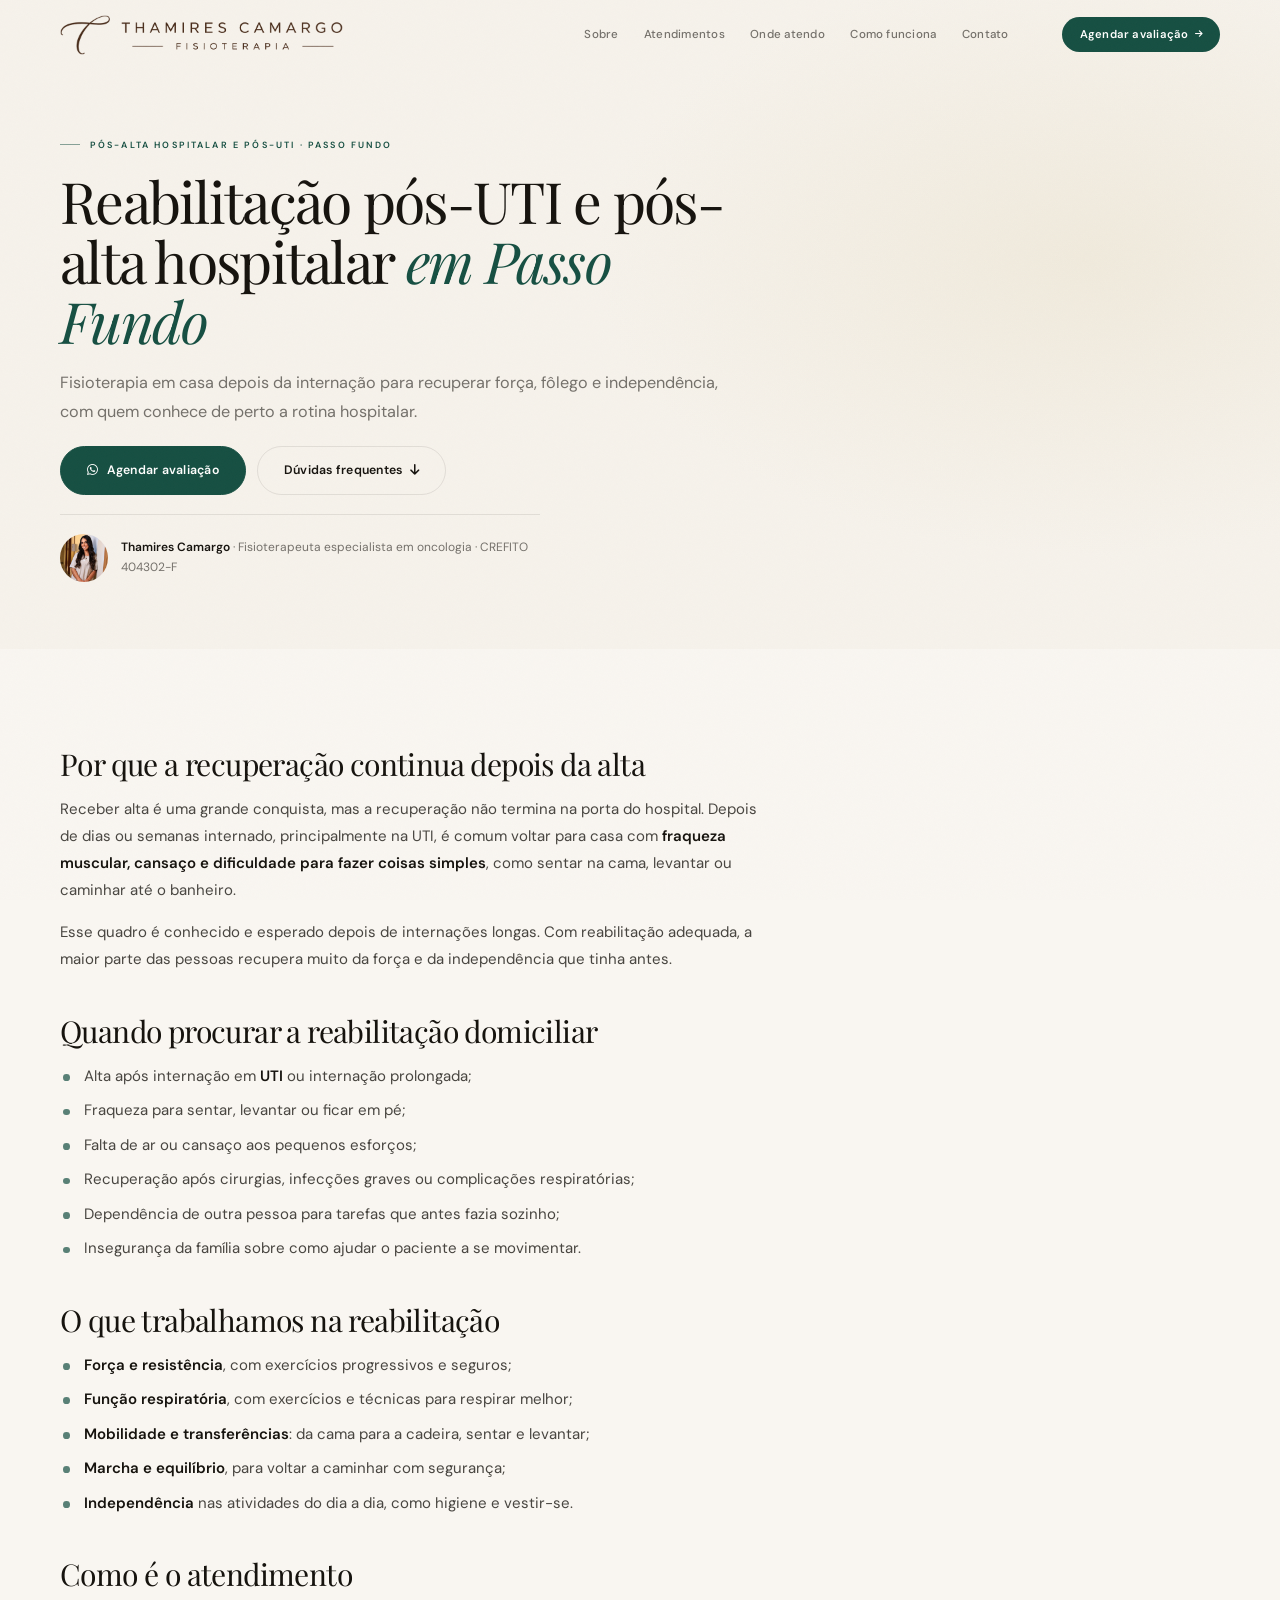
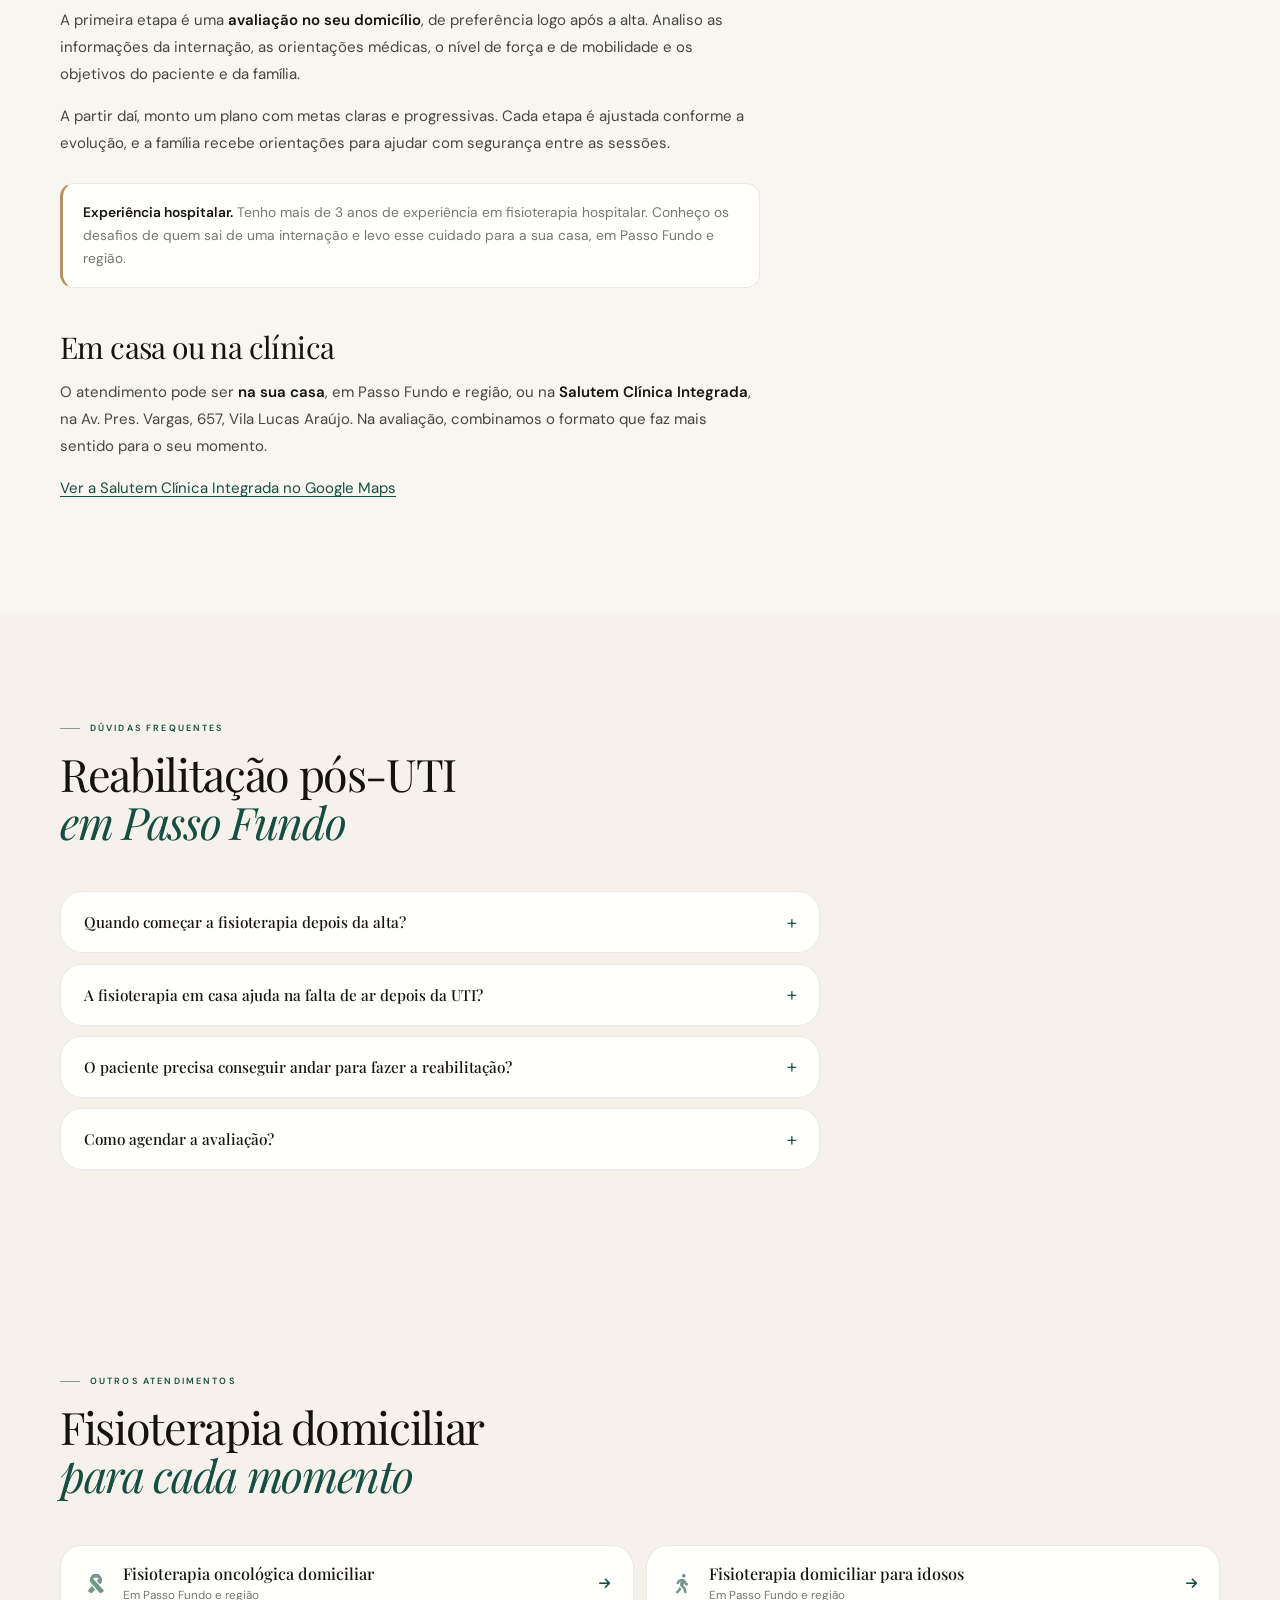
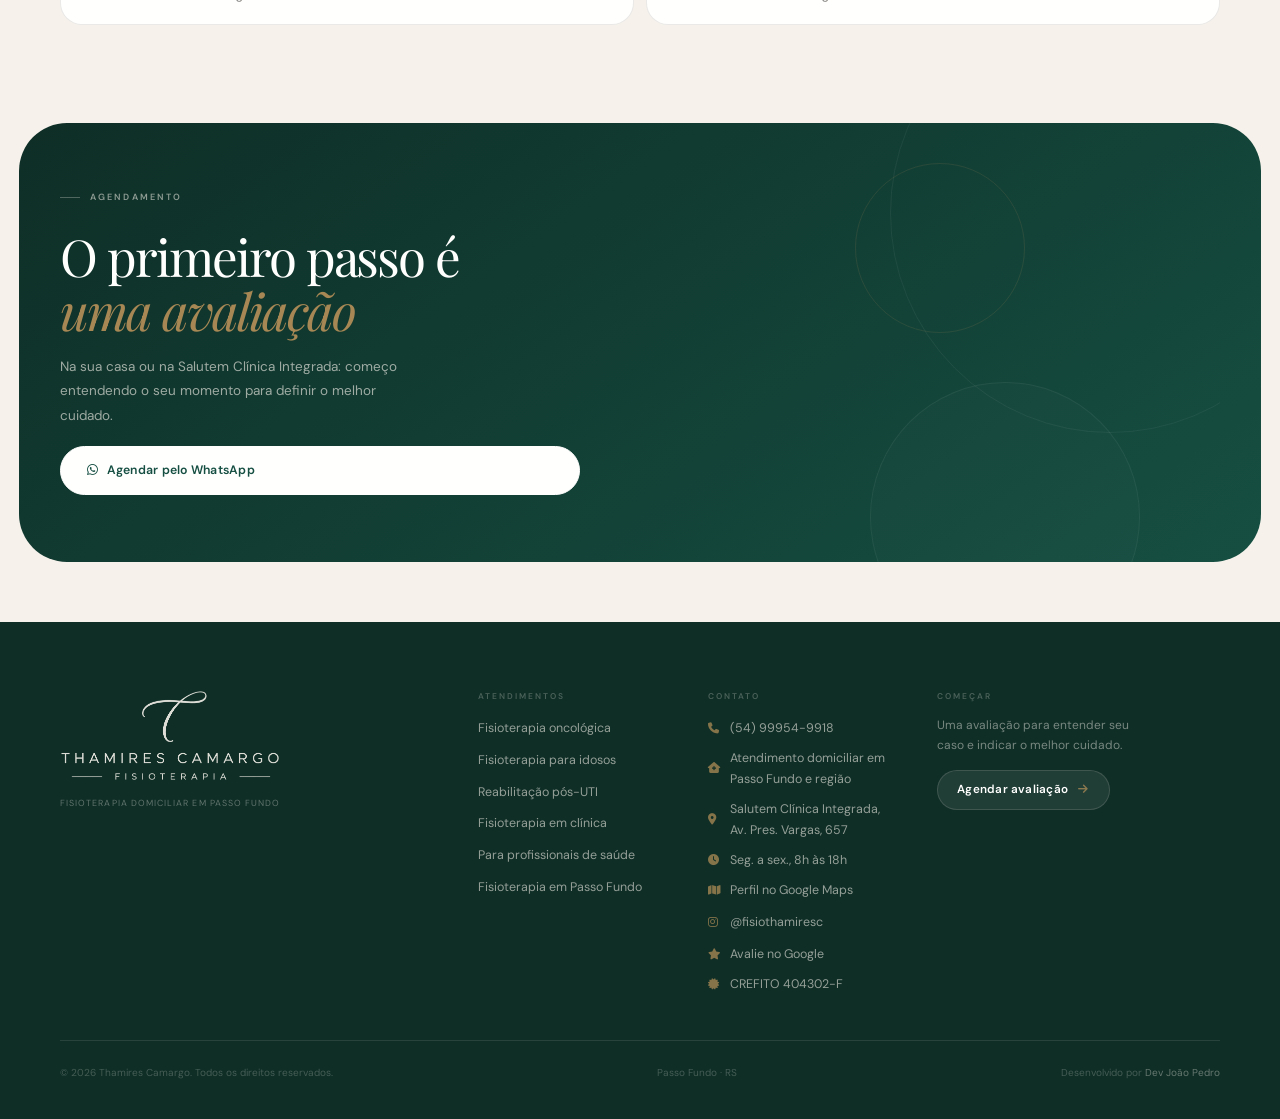
<file: reabilitacao-pos-uti-passo-fundo/index.html>
<!DOCTYPE html>
<html lang="pt-BR">
<head>
  <meta charset="UTF-8" />
  <meta name="viewport" content="width=device-width, initial-scale=1.0" />

  <title>Reabilitação Pós-UTI e Pós-Alta em Passo Fundo | Fisioterapia</title>
  <meta name="description" content="Fisioterapia domiciliar após internação hospitalar ou UTI em Passo Fundo: recuperação de força, mobilidade, respiração e independência. Agende uma avaliação." />
  <meta name="author" content="Thamires Camargo" />
  <meta name="robots" content="index, follow, max-image-preview:large, max-snippet:-1" />
  <link rel="canonical" href="https://thamirescamargo.com.br/reabilitacao-pos-uti-passo-fundo/" />

  <link rel="icon" href="/favicon.ico" sizes="any" />
  <link rel="icon" type="image/png" sizes="48x48" href="/favicon-48x48.png" />
  <link rel="icon" type="image/png" sizes="192x192" href="/assets/icon-192.png" />
  <link rel="apple-touch-icon" sizes="180x180" href="/apple-touch-icon.png" />
  <link rel="manifest" href="/site.webmanifest" />
  <meta name="theme-color" content="#164f42" />

  <meta property="og:type" content="article" />
  <meta property="og:url" content="https://thamirescamargo.com.br/reabilitacao-pos-uti-passo-fundo/" />
  <meta property="og:title" content="Reabilitação Pós-UTI e Pós-Alta em Passo Fundo | Fisioterapia" />
  <meta property="og:description" content="Fisioterapia domiciliar após internação hospitalar ou UTI em Passo Fundo: recuperação de força, mobilidade, respiração e independência. Agende uma avaliação." />
  <meta property="og:image" content="https://thamirescamargo.com.br/assets/og-image.jpg" />
  <meta property="og:image:width" content="1200" />
  <meta property="og:image:height" content="630" />
  <meta property="og:locale" content="pt_BR" />
  <meta property="og:site_name" content="Thamires Camargo Fisioterapia" />
  <meta name="twitter:card" content="summary_large_image" />

  <meta name="geo.region" content="BR-RS" />
  <meta name="geo.placename" content="Passo Fundo" />

  <script type="application/ld+json">
{
  "@context": "https://schema.org",
  "@graph": [
    {
      "@type": "MedicalWebPage",
      "@id": "https://thamirescamargo.com.br/reabilitacao-pos-uti-passo-fundo/#pagina",
      "url": "https://thamirescamargo.com.br/reabilitacao-pos-uti-passo-fundo/",
      "name": "Reabilitação Pós-UTI e Pós-Alta em Passo Fundo | Fisioterapia",
      "description": "Fisioterapia domiciliar após internação hospitalar ou UTI em Passo Fundo: recuperação de força, mobilidade, respiração e independência. Agende uma avaliação.",
      "inLanguage": "pt-BR",
      "isPartOf": {
        "@id": "https://thamirescamargo.com.br/#website"
      },
      "about": {
        "@id": "https://thamirescamargo.com.br/reabilitacao-pos-uti-passo-fundo/#servico"
      },
      "author": {
        "@id": "https://thamirescamargo.com.br/#thamires"
      },
      "reviewedBy": {
        "@id": "https://thamirescamargo.com.br/#thamires"
      },
      "breadcrumb": {
        "@id": "https://thamirescamargo.com.br/reabilitacao-pos-uti-passo-fundo/#breadcrumb"
      }
    },
    {
      "@type": "Service",
      "@id": "https://thamirescamargo.com.br/reabilitacao-pos-uti-passo-fundo/#servico",
      "name": "Reabilitação domiciliar pós-internação hospitalar e pós-UTI",
      "serviceType": "Reabilitação pós-UTI",
      "description": "Fisioterapia domiciliar após internação hospitalar ou UTI em Passo Fundo: recuperação de força, mobilidade, respiração e independência. Agende uma avaliação.",
      "url": "https://thamirescamargo.com.br/reabilitacao-pos-uti-passo-fundo/",
      "provider": {
        "@type": "Physiotherapy",
        "@id": "https://thamirescamargo.com.br/#negocio",
        "name": "Thamires Camargo Fisioterapia",
        "url": "https://thamirescamargo.com.br/",
        "telephone": "+55-54-99954-9918"
      },
      "areaServed": [
        {
          "@type": "City",
          "name": "Passo Fundo"
        },
        {
          "@type": "AdministrativeArea",
          "name": "Região de Passo Fundo, RS"
        }
      ]
    },
    {
      "@type": "BreadcrumbList",
      "@id": "https://thamirescamargo.com.br/reabilitacao-pos-uti-passo-fundo/#breadcrumb",
      "itemListElement": [
        {
          "@type": "ListItem",
          "position": 1,
          "name": "Início",
          "item": "https://thamirescamargo.com.br/"
        },
        {
          "@type": "ListItem",
          "position": 2,
          "name": "Reabilitação pós-UTI",
          "item": "https://thamirescamargo.com.br/reabilitacao-pos-uti-passo-fundo/"
        }
      ]
    },
    {
      "@type": "FAQPage",
      "@id": "https://thamirescamargo.com.br/reabilitacao-pos-uti-passo-fundo/#faq",
      "mainEntity": [
        {
          "@type": "Question",
          "name": "Quando começar a fisioterapia depois da alta?",
          "acceptedAnswer": {
            "@type": "Answer",
            "text": "O ideal é começar o quanto antes, respeitando as orientações da equipe médica. Iniciar cedo ajuda a evitar mais perda de força e acelera a volta à independência."
          }
        },
        {
          "@type": "Question",
          "name": "A fisioterapia em casa ajuda na falta de ar depois da UTI?",
          "acceptedAnswer": {
            "@type": "Answer",
            "text": "Sim. A reabilitação inclui exercícios respiratórios e de condicionamento, dosados conforme a tolerância do paciente, para melhorar o fôlego no dia a dia."
          }
        },
        {
          "@type": "Question",
          "name": "O paciente precisa conseguir andar para fazer a reabilitação?",
          "acceptedAnswer": {
            "@type": "Answer",
            "text": "Não. O plano começa no nível em que o paciente está, inclusive na cama, e avança por etapas até as transferências e a marcha."
          }
        },
        {
          "@type": "Question",
          "name": "Como agendar a avaliação?",
          "acceptedAnswer": {
            "@type": "Answer",
            "text": "O agendamento é feito pelo WhatsApp (54) 99954-9918, de segunda a sexta, das 8h às 18h."
          }
        }
      ]
    }
  ]
}
  </script>

  <link rel="preconnect" href="https://fonts.googleapis.com" />
  <link rel="preconnect" href="https://fonts.gstatic.com" crossorigin />
  <link href="https://fonts.googleapis.com/css2?family=Playfair+Display:ital,wght@0,400;0,500;0,700;1,400;1,500&family=DM+Sans:ital,opsz,wght@0,9..40,300;0,9..40,400;0,9..40,500;0,9..40,600;1,9..40,300&display=swap" rel="stylesheet" />
  <link rel="preconnect" href="https://cdnjs.cloudflare.com" crossorigin />
  <link rel="preload" as="style" href="https://cdnjs.cloudflare.com/ajax/libs/font-awesome/6.4.0/css/all.min.css" onload="this.onload=null;this.rel='stylesheet'" />
  <noscript><link rel="stylesheet" href="https://cdnjs.cloudflare.com/ajax/libs/font-awesome/6.4.0/css/all.min.css" /></noscript>
  <link rel="stylesheet" href="/style.css" />
</head>
<body>

  <div class="noise" aria-hidden="true"></div>
  <div class="cursor" id="cursor" aria-hidden="true"></div>
  <div class="cursor-trail" id="cursorTrail" aria-hidden="true"></div>

  <!-- HEADER -->
  <header class="header" id="header">
    <div class="header-inner">
      <a href="/" class="logo" aria-label="Thamires Camargo, página inicial">
        <img src="/assets/logo-horizontal.png" alt="Thamires Camargo Fisioterapia" class="logo-img" width="849" height="120" />
      </a>

      <nav class="nav" aria-label="Principal">
        <a href="/#sobre" class="nav-link">Sobre</a>
        <a href="/#atendimentos" class="nav-link">Atendimentos</a>
        <a href="/#onde-atendo" class="nav-link">Onde atendo</a>
        <a href="/#acompanhamento" class="nav-link">Como funciona</a>
        <a href="#contato" class="nav-link" data-nav>Contato</a>
      </nav>

      <button class="header-cta" data-cta-location="header_reabilitacao-pos-uti-passo-fundo" onclick="openWhatsApp(this)">
        Agendar avaliação <i class="fas fa-arrow-right"></i>
      </button>

      <button class="menu-toggle" id="menuToggle" aria-label="Abrir menu" aria-expanded="false">
        <span></span><span></span>
      </button>
    </div>

    <div class="mobile-menu" id="mobileMenu" aria-hidden="true">
      <a href="/#sobre" class="mobile-link">Sobre</a>
      <a href="/#atendimentos" class="mobile-link">Atendimentos</a>
      <a href="/#onde-atendo" class="mobile-link">Onde atendo</a>
      <a href="/#acompanhamento" class="mobile-link">Como funciona</a>
      <a href="#contato" class="mobile-link" data-nav>Contato</a>
      <button class="btn-primary mobile-cta" data-cta-location="menu_mobile_reabilitacao-pos-uti-passo-fundo" onclick="openWhatsApp(this)">Agendar avaliação</button>
    </div>
  </header>

  <main>

    <section class="page-hero">
      <div class="page-hero-inner">
        <span class="eyebrow">Pós-alta hospitalar e pós-UTI · Passo Fundo</span>
        <h1 class="page-title">Reabilitação pós-UTI e pós-alta hospitalar <em>em Passo Fundo</em></h1>
        <p class="page-lead">Fisioterapia em casa depois da internação para recuperar força, fôlego e independência, com quem conhece de perto a rotina hospitalar.</p>

        <div class="hero-actions">
          <button class="btn-primary" data-cta-location="hero_reabilitacao-pos-uti-passo-fundo" onclick="openWhatsApp(this)">
            <i class="fab fa-whatsapp"></i> Agendar avaliação
          </button>
          <a href="#duvidas" class="btn-ghost" data-nav>
            Dúvidas frequentes <i class="fas fa-arrow-down"></i>
          </a>
        </div>

        <p class="page-author">
          <img src="/assets/foto-hero-640.jpg" alt="" width="640" height="853" />
          <span><strong>Thamires Camargo</strong> · Fisioterapeuta especialista em oncologia · CREFITO 404302-F</span>
        </p>
      </div>
    </section>

    <section class="section article">
      <div class="section-inner">
        <article class="prose">
<h2>Por que a recuperação continua depois da alta</h2>
<p>Receber alta é uma grande conquista, mas a recuperação não termina na porta do hospital. Depois de dias ou semanas internado, principalmente na UTI, é comum voltar para casa com <strong>fraqueza muscular, cansaço e dificuldade para fazer coisas simples</strong>, como sentar na cama, levantar ou caminhar até o banheiro.</p>
<p>Esse quadro é conhecido e esperado depois de internações longas. Com reabilitação adequada, a maior parte das pessoas recupera muito da força e da independência que tinha antes.</p>

<h2>Quando procurar a reabilitação domiciliar</h2>
<ul>
  <li>Alta após internação em <strong>UTI</strong> ou internação prolongada;</li>
  <li>Fraqueza para sentar, levantar ou ficar em pé;</li>
  <li>Falta de ar ou cansaço aos pequenos esforços;</li>
  <li>Recuperação após cirurgias, infecções graves ou complicações respiratórias;</li>
  <li>Dependência de outra pessoa para tarefas que antes fazia sozinho;</li>
  <li>Insegurança da família sobre como ajudar o paciente a se movimentar.</li>
</ul>

<h2>O que trabalhamos na reabilitação</h2>
<ul>
  <li><strong>Força e resistência</strong>, com exercícios progressivos e seguros;</li>
  <li><strong>Função respiratória</strong>, com exercícios e técnicas para respirar melhor;</li>
  <li><strong>Mobilidade e transferências</strong>: da cama para a cadeira, sentar e levantar;</li>
  <li><strong>Marcha e equilíbrio</strong>, para voltar a caminhar com segurança;</li>
  <li><strong>Independência</strong> nas atividades do dia a dia, como higiene e vestir-se.</li>
</ul>

<h2>Como é o atendimento</h2>
<p>A primeira etapa é uma <strong>avaliação no seu domicílio</strong>, de preferência logo após a alta. Analiso as informações da internação, as orientações médicas, o nível de força e de mobilidade e os objetivos do paciente e da família.</p>
<p>A partir daí, monto um plano com metas claras e progressivas. Cada etapa é ajustada conforme a evolução, e a família recebe orientações para ajudar com segurança entre as sessões.</p>
<div class="prose-note"><strong>Experiência hospitalar.</strong> Tenho mais de 3 anos de experiência em fisioterapia hospitalar. Conheço os desafios de quem sai de uma internação e levo esse cuidado para a sua casa, em Passo Fundo e região.</div>

<h2>Em casa ou na clínica</h2>
<p>O atendimento pode ser <strong>na sua casa</strong>, em Passo Fundo e região, ou na <strong>Salutem Clínica Integrada</strong>, na Av. Pres. Vargas, 657, Vila Lucas Araújo. Na avaliação, combinamos o formato que faz mais sentido para o seu momento.</p>
<p><a href="https://www.google.com/maps/search/?api=1&amp;query=Salutem+Cl%C3%ADnica+Integrada%2C+Av.+Pres.+Vargas%2C+657%2C+Passo+Fundo+-+RS" target="_blank" rel="noopener">Ver a Salutem Clínica Integrada no Google Maps</a></p>
        </article>
      </div>
    </section>

    <section id="duvidas" class="section faq">
      <div class="section-inner">
        <div class="section-head">
          <span class="eyebrow">Dúvidas frequentes</span>
          <h2 class="section-title">Reabilitação pós-UTI<br /><em>em Passo Fundo</em></h2>
        </div>

        <div class="faq-list">
          <details class="faq-item">
            <summary>Quando começar a fisioterapia depois da alta?</summary>
            <p>O ideal é começar o quanto antes, respeitando as orientações da equipe médica. Iniciar cedo ajuda a evitar mais perda de força e acelera a volta à independência.</p>
          </details>
          <details class="faq-item">
            <summary>A fisioterapia em casa ajuda na falta de ar depois da UTI?</summary>
            <p>Sim. A reabilitação inclui exercícios respiratórios e de condicionamento, dosados conforme a tolerância do paciente, para melhorar o fôlego no dia a dia.</p>
          </details>
          <details class="faq-item">
            <summary>O paciente precisa conseguir andar para fazer a reabilitação?</summary>
            <p>Não. O plano começa no nível em que o paciente está, inclusive na cama, e avança por etapas até as transferências e a marcha.</p>
          </details>
          <details class="faq-item">
            <summary>Como agendar a avaliação?</summary>
            <p>O agendamento é feito pelo WhatsApp (54) 99954-9918, de segunda a sexta, das 8h às 18h.</p>
          </details>
        </div>
      </div>
    </section>

    <section class="section related">
      <div class="section-inner">
        <div class="section-head">
          <span class="eyebrow">Outros atendimentos</span>
          <h2 class="section-title">Fisioterapia domiciliar<br /><em>para cada momento</em></h2>
        </div>
        <div class="related-grid">
          <a class="related-card" href="/fisioterapia-oncologica-passo-fundo/">
            <i class="fas fa-ribbon related-icon" aria-hidden="true"></i>
            <span class="related-text">
              <strong>Fisioterapia oncológica domiciliar</strong>
              <span>Em Passo Fundo e região</span>
            </span>
            <i class="fas fa-arrow-right related-arrow" aria-hidden="true"></i>
          </a>
          <a class="related-card" href="/fisioterapia-para-idosos-passo-fundo/">
            <i class="fas fa-person-walking related-icon" aria-hidden="true"></i>
            <span class="related-text">
              <strong>Fisioterapia domiciliar para idosos</strong>
              <span>Em Passo Fundo e região</span>
            </span>
            <i class="fas fa-arrow-right related-arrow" aria-hidden="true"></i>
          </a>
        </div>
      </div>
    </section>

    <section class="cta-section" data-reveal>
      <div class="cta-inner">
        <div class="cta-rings" aria-hidden="true">
          <div class="cta-ring cta-ring--1"></div>
          <div class="cta-ring cta-ring--2"></div>
          <div class="cta-ring cta-ring--3"></div>
        </div>
        <div class="cta-content">
          <span class="eyebrow eyebrow--light">Agendamento</span>
          <h2 class="cta-title">O primeiro passo é<br /><em>uma avaliação</em></h2>
          <p>Na sua casa ou na Salutem Clínica Integrada: começo entendendo o seu momento para definir o melhor cuidado.</p>
          <button class="btn-primary btn-light" data-cta-location="cta_final_reabilitacao-pos-uti-passo-fundo" onclick="openWhatsApp(this)">
            <i class="fab fa-whatsapp"></i> Agendar pelo WhatsApp
          </button>
        </div>
      </div>
    </section>

  </main>

  <!-- FOOTER -->
  <footer id="contato" class="footer">
    <div class="footer-inner">
      <div class="footer-brand">
        <img src="/assets/logo-light.png" alt="Thamires Camargo Fisioterapia" class="footer-logo" width="873" height="360" loading="lazy" decoding="async" />
        <span>Fisioterapia domiciliar em Passo Fundo</span>
      </div>

      <div class="footer-col">
        <h4>Atendimentos</h4>
        <a href="/fisioterapia-oncologica-passo-fundo/">Fisioterapia oncológica</a>
        <a href="/fisioterapia-para-idosos-passo-fundo/">Fisioterapia para idosos</a>
        <a href="/reabilitacao-pos-uti-passo-fundo/">Reabilitação pós-UTI</a>
        <a href="/fisioterapia-em-clinica-passo-fundo/">Fisioterapia em clínica</a>
        <a href="/para-profissionais/">Para profissionais de saúde</a>
        <a href="/">Fisioterapia em Passo Fundo</a>
      </div>

      <div class="footer-col">
        <h4>Contato</h4>
        <a href="tel:+5554999549918"><i class="fas fa-phone"></i> (54) 99954-9918</a>
        <span><i class="fas fa-house-medical"></i> Atendimento domiciliar em Passo Fundo e região</span>
        <a href="https://www.google.com/maps/search/?api=1&amp;query=Salutem+Cl%C3%ADnica+Integrada%2C+Av.+Pres.+Vargas%2C+657%2C+Passo+Fundo+-+RS" target="_blank" rel="noopener"><i class="fas fa-location-dot"></i> Salutem Clínica Integrada, Av. Pres. Vargas, 657</a>
        <span><i class="fas fa-clock"></i> Seg. a sex., 8h às 18h</span>
        <a href="https://maps.app.goo.gl/dSLQQjPr5NviSbuX6" target="_blank" rel="noopener"><i class="fas fa-map"></i> Perfil no Google Maps</a>
        <a href="https://www.instagram.com/fisiothamiresc/" target="_blank" rel="noopener"><i class="fab fa-instagram"></i> @fisiothamiresc</a>
        <a href="https://g.page/r/CRnz951QbX9gEAI/review" target="_blank" rel="noopener"><i class="fas fa-star"></i> Avalie no Google</a>
        <span><i class="fas fa-certificate"></i> CREFITO 404302-F</span>
      </div>

      <div class="footer-col">
        <h4>Começar</h4>
        <p>Uma avaliação para entender seu caso e indicar o melhor cuidado.</p>
        <button class="btn-footer-cta" data-cta-location="footer_reabilitacao-pos-uti-passo-fundo" onclick="openWhatsApp(this)">
          Agendar avaliação <i class="fas fa-arrow-right"></i>
        </button>
      </div>
    </div>

    <div class="footer-bottom">
      <p>© 2026 Thamires Camargo. Todos os direitos reservados.</p>
      <p>Passo Fundo · RS</p>
      <p>Desenvolvido por <a href="https://joaopedrodev.com.br/" target="_blank" rel="noopener noreferrer" class="footer-dev-link">Dev João Pedro</a></p>
    </div>
  </footer>

  <script src="/tracking-config.js"></script>
  <script src="/tracking.js"></script>
  <script src="/app.js"></script>
</body>
</html>
</file>
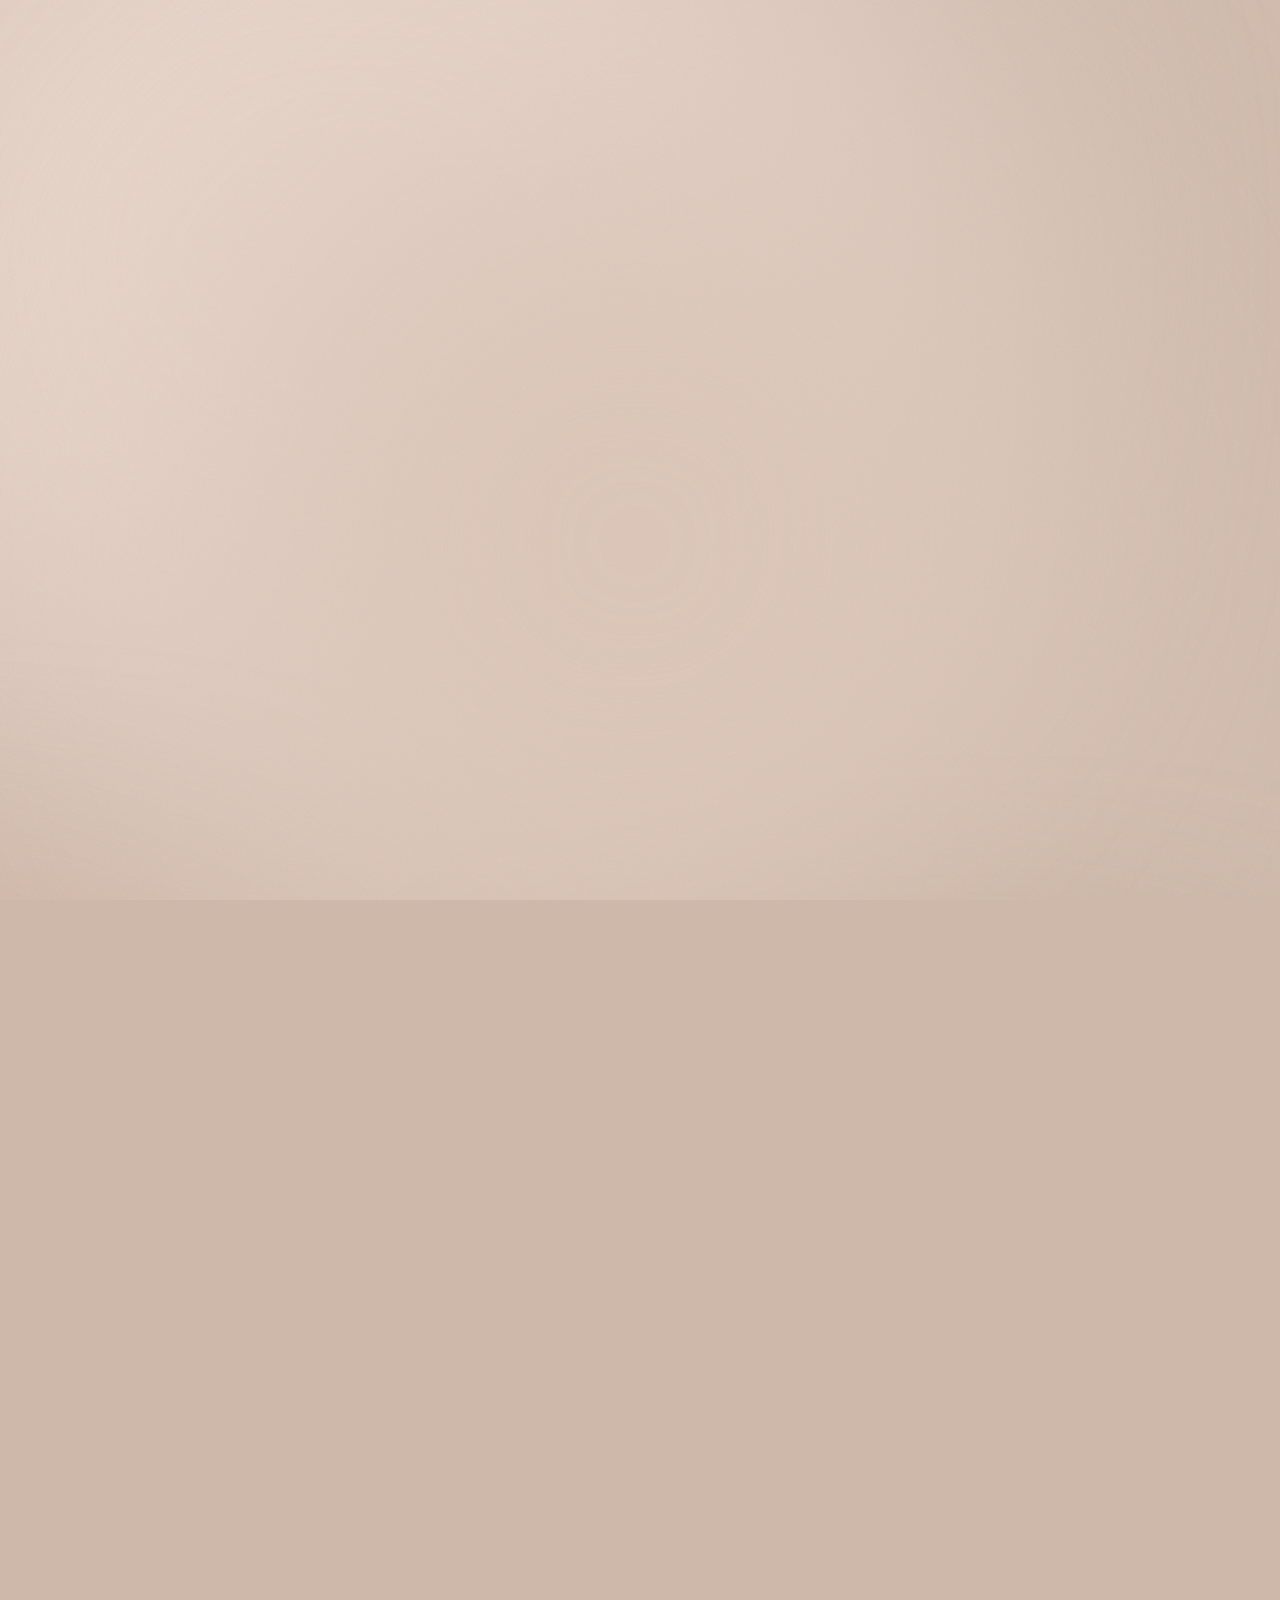
<file: stories/fonte/story.html>
<!doctype html>
<html><head><meta charset="utf-8">
<link href="https://fonts.googleapis.com/css2?family=Great+Vibes&family=Montserrat:wght@300;400;500&display=block" rel="stylesheet">
<style>
  html,body{margin:0;padding:0;width:1080px;height:1920px;overflow:hidden;background:#cdb8a9}
  #stage{position:absolute;inset:0;overflow:hidden}
  .bg{position:absolute;inset:-200px;background:#d2bdb0}
  .blob{position:absolute;border-radius:50%;filter:blur(140px);will-change:transform}
  .grain{position:absolute;inset:0;opacity:.05;mix-blend-mode:multiply;
    background-image:url("data:image/svg+xml;utf8,<svg xmlns='http://www.w3.org/2000/svg' width='240' height='240'><filter id='n'><feTurbulence type='fractalNoise' baseFrequency='.9' numOctaves='2'/></filter><rect width='100%' height='100%' filter='url(%23n)'/></svg>")}
  .layer{position:absolute;inset:0}
  .c{position:absolute;left:0;right:0;text-align:center;color:#492914}
  .script{font-family:'Great Vibes',cursive;font-weight:400}
  .sans{font-family:'Montserrat',sans-serif;font-weight:400;text-transform:uppercase}
  .mask{-webkit-mask-repeat:no-repeat;mask-repeat:no-repeat}
  .line{position:absolute;height:2px;background:#5b3a26;opacity:.85}
</style></head>
<body><div id="stage">
  <div class="bg" id="bg">
    <div class="blob" id="b1" style="width:1200px;height:1100px;background:#e8d6cb"></div>
    <div class="blob" id="b2" style="width:900px;height:800px;background:#8a7c60"></div>
    <div class="blob" id="b3" style="width:800px;height:700px;background:#c9ad9c"></div>
    <div class="blob" id="b4" style="width:700px;height:700px;background:#a39477"></div>
    <div class="blob" id="b5" style="width:900px;height:900px;background:#dcc7ba"></div>
  </div>
  <div class="grain"></div>
  <div class="layer" id="content"></div>
</div>
<script>
const P = new URLSearchParams(location.search);
const C = document.getElementById('content');
const clamp=(x,a=0,b=1)=>Math.max(a,Math.min(b,x));
const prog=(t,a,b)=>clamp((t-a)/(b-a));
const eo=x=>1-Math.pow(1-x,3);              // ease out cubic
const eio=x=>x<.5?4*x*x*x:1-Math.pow(-2*x+2,3)/2;
const eback=x=>{const c1=1.70158,c3=c1+1;return 1+c3*Math.pow(x-1,3)+c1*Math.pow(x-1,2)};
const $=h=>{const d=document.createElement('div');d.innerHTML=h.trim();return d.firstChild};

// ---------- shared blocks ----------
// logo oficial recortado em partes (coordenadas do logo-original.png, 1199x1312)
const LOGO={mono:[445,415,785,672],name:[80,700,1115,770],l1:[139,795,285,842],fisio:[338,795,861,842],l2:[913,795,1061,842]};
const LS=.56, LX=x=>540+(x-596)*LS, LY=y=>285+(y-428)*LS;
function brand(){
  const g=document.createElement('div'); g.style.cssText='position:absolute;inset:0';
  for(const [k,[x0,y0,x1,y1]] of Object.entries(LOGO)){
    const im=document.createElement('img'); im.src=`logo-${k}.png`; im.dataset.k=k; im.className='mask';
    im.style.cssText+=`;position:absolute;left:${LX(x0)}px;top:${LY(y0)}px;width:${(x1-x0)*LS}px;height:${(y1-y0)*LS}px`;
    g.append(im);
  }
  return g;
}
function teaser(y){
  return $(`<div style="position:absolute;left:0;right:0;top:${y}px;height:600px">
    <div class="line" data-k="d1" style="top:42px;left:242px;width:230px;height:1.6px"></div>
    <svg data-k="heart" style="position:absolute;left:505px;top:4px;overflow:visible" width="70" height="80" viewBox="0 0 70 80">
      <path id="hp" d="M35 74 C 28 60, 4 44, 6 22 C 8 6, 28 2, 35 22 C 40 4, 62 6, 63 24 C 64 44, 44 58, 35 74" fill="none" stroke="#492914" stroke-width="4" stroke-linecap="round" stroke-linejoin="round"/>
    </svg>
    <div class="line" data-k="d2" style="top:42px;left:610px;width:230px;height:1.6px"></div>
    <div class="c script mask" data-k="novidade" style="top:100px;font-size:235px;line-height:300px;left:-40px">Novidade</div>
    <svg data-k="spark" style="position:absolute;left:905px;top:62px;overflow:visible" width="130" height="140">
      <path d="M22 10 L 30 62" stroke="#492914" stroke-width="7" stroke-linecap="round"/>
      <path d="M50 78 L 105 38" stroke="#492914" stroke-width="7" stroke-linecap="round"/>
      <path d="M62 112 L 118 108" stroke="#492914" stroke-width="7" stroke-linecap="round"/>
    </svg>
    <div class="c sans" data-k="cheg" style="top:405px;font-size:56px;letter-spacing:.5em;padding-left:.5em;font-weight:400"></div>
  </div>`);
}
const q=(root,k)=>root.querySelector(`[data-k="${k}"]`);
function setChars(el,text,keep){ el.innerHTML=[...text].map(ch=>`<span style="display:inline-block;opacity:0">${ch===' '?'&nbsp;':ch}</span>`).join(''); }
function wipe(el,p,soft=14){ // left->right handwriting reveal
  const x=-soft+p*(100+soft*2);
  const m=`linear-gradient(90deg,#000 ${x-soft}%,transparent ${x}%)`;
  el.style.webkitMaskImage=m;el.style.maskImage=m;
}
function wipeDown(el,p,soft=20){
  const x=-soft+p*(100+soft*2);
  const m=`linear-gradient(180deg,#000 ${x-soft}%,transparent ${x}%)`;
  el.style.webkitMaskImage=m;el.style.maskImage=m;
}

function animBrand(g,t,t0){
  const mono=q(g,'mono'),name=q(g,'name'),fisio=q(g,'fisio'),l1=q(g,'l1'),l2=q(g,'l2');
  const pm=prog(t,t0,t0+1.5); wipe(mono,eio(pm),25); mono.style.transform=`translateY(${(1-eo(pm))*14}px)`;
  const pn=eo(prog(t,t0+.8,t0+2.2));
  name.style.opacity=pn; name.style.transform=`scaleX(${1.12-.12*pn})`; name.style.filter=`blur(${(1-pn)*8}px)`;
  const pl=eo(prog(t,t0+1.6,t0+2.5));
  l1.style.transformOrigin='right center';l2.style.transformOrigin='left center';
  l1.style.transform=l2.style.transform=`scaleX(${pl})`;
  const pf=eo(prog(t,t0+1.8,t0+2.6)); fisio.style.opacity=pf; fisio.style.transform=`translateY(${(1-pf)*10}px)`;
}
function animTeaser(g,t,t0,dur){
  const d1=q(g,'d1'),d2=q(g,'d2'),heart=q(g,'heart'),hp=g.querySelector('#hp'),nov=q(g,'novidade'),sp=q(g,'spark'),ch=q(g,'cheg');
  const pd=eio(prog(t,t0,t0+1.0));
  d1.style.transformOrigin='right center';d2.style.transformOrigin='left center';
  d1.style.transform=d2.style.transform=`scaleX(${pd})`;
  const L=hp.getTotalLength(); hp.style.strokeDasharray=L; hp.style.strokeDashoffset=L*(1-eio(prog(t,t0+.3,t0+1.3)));
  const beatT=t-(t0+1.4); let s=1; if(beatT>0){const ph=(beatT%1.6)/1.6; s=1+.10*Math.max(0,Math.sin(ph*Math.PI*2))*(ph<.5?1:0)+.06*Math.max(0,Math.sin((ph-.18)*Math.PI*2*2))*(ph>.18&&ph<.43?1:0);}
  heart.style.transformOrigin='35px 45px'; heart.style.transform=`scale(${s})`;
  const pv=prog(t,t0+1.1,t0+3.0); wipe(nov,eio(pv),10); nov.style.opacity=pv>0?1:0;
  sp.querySelectorAll('path').forEach((p,i)=>{const pp=eback(prog(t,t0+2.9+i*.09,t0+3.35+i*.09)); const l=p.getTotalLength(); p.style.strokeDasharray=l; p.style.strokeDashoffset=l*(1-clamp(pp,0,1)); p.style.opacity=pp>0?1:0;});
  if(!ch.dataset.init){setChars(ch,'CHEGANDO...');ch.dataset.init=1;}
  [...ch.children].forEach((sp_,i)=>{
    let o, y;
    if(i<8){const p=eo(prog(t,t0+3.3+i*.09,t0+3.9+i*.09)); o=p; y=(1-p)*22;}
    else { const k=i-8; const start=t0+4.3+k*.22; o=eo(prog(t,start,start+.3)); y=0;
      if(t>t0+5.2){const ph=((t-(t0+5.2))-k*.22)%1.5; o=ph<0?1:(.25+.75*(0.5+0.5*Math.cos(ph/1.5*Math.PI*2)));} }
    sp_.style.opacity=o; sp_.style.transform=`translateY(${y}px)`;
  });
}

// ---------- videos ----------
// teaser animado "Novidade chegando..."
const DUR=11;
const b=brand(), te=teaser(660); C.append(b,te);
const draw=t=>{
  const z=1+.035*eio(t/DUR); C.style.transform=`scale(${z})`; C.style.transformOrigin='50% 45%';
  animBrand(b,t,.5); animTeaser(te,t,3.0,DUR);
};
window.DUR=DUR; window.render=t=>draw(t);
// background drift
const blobs=[...document.querySelectorAll('.blob')];
const base=[[-50,-150],[650,1350],[-250,1200],[200,1700],[350,350]];
const _draw=window.render;
window.render=t=>{blobs.forEach((b,i)=>{const [x,y]=base[i];const dx=Math.sin(t*.35+i*1.7)*70,dy=Math.cos(t*.28+i*2.3)*60;b.style.transform=`translate(${x+dx}px,${y+dy}px)`;});_draw(t);};
window.render(0);
window.ready=document.fonts.ready.then(()=>new Promise(r=>requestAnimationFrame(()=>r(true))));
</script></body></html>
</file>
<file: style.css>
/* ─────────────────────────────────────────────
   TOKENS
──────────────────────────────────────────── */
:root {
  --ink:        #16130e;
  --ink-60:     rgba(22, 19, 14, 0.58);
  --ink-35:     rgba(22, 19, 14, 0.32);
  --ink-10:     rgba(22, 19, 14, 0.08);

  --sage:       #f6f2eb;
  --parchment:  #ede6d5;
  --linen:      #f9f6f1;

  --forest:     #0e2e26;
  --pine:       #164f42;
  --fern:       #1e6e5c;
  --fern-lt:    rgba(30, 110, 92, 0.08);

  --amber:      #b8915a;
  --amber-lt:   rgba(184, 145, 90, 0.14);

  --white:      #fffffe;
  --line:       rgba(22, 19, 14, 0.09);
  --line-lt:    rgba(255, 255, 255, 0.10);

  --r-xs:   6px;
  --r-sm:   14px;
  --r-md:   22px;
  --r-lg:   32px;
  --r-xl:   48px;
  --r-pill: 999px;

  --ease-out:    cubic-bezier(0.22, 1, 0.36, 1);
  --ease-spring: cubic-bezier(0.34, 1.56, 0.64, 1);

  --header-h:  62px;
  --container: 1160px;
}

/* ─── RESET ───────────────────────────────── */
*, *::before, *::after { box-sizing: border-box; margin: 0; padding: 0; }
html {
  scroll-behavior: smooth;
  font-size: 15px;
  -webkit-font-smoothing: antialiased;
  -moz-osx-font-smoothing: grayscale;
}
body {
  background: var(--sage);
  color: var(--ink);
  font-family: "DM Sans", system-ui, sans-serif;
  line-height: 1.65;
  overflow-x: hidden;
}
body.menu-open { overflow: hidden; }
img { display: block; max-width: 100%; }
a { color: inherit; text-decoration: none; }
button { border: 0; font: inherit; cursor: pointer; }
ul, ol { list-style: none; }

/* ─── NOISE ───────────────────────────────── */
.noise {
  position: fixed; inset: 0;
  z-index: 9999; pointer-events: none;
  opacity: 0.025;
  background-image: url("data:image/svg+xml,%3Csvg viewBox='0 0 256 256' xmlns='http://www.w3.org/2000/svg'%3E%3Cfilter id='n'%3E%3CfeTurbulence type='fractalNoise' baseFrequency='0.9' numOctaves='4' stitchTiles='stitch'/%3E%3C/filter%3E%3Crect width='100%25' height='100%25' filter='url(%23n)'/%3E%3C/svg%3E");
  background-size: 180px;
}
.cursor, .cursor-trail { display: none; }

/* ─── LAYOUT ──────────────────────────────── */
.section-inner {
  width: min(100% - 2.5rem, var(--container));
  margin: 0 auto;
  padding: 4.5rem 0;
}

/* ─── EYEBROW ─────────────────────────────── */
.eyebrow {
  display: inline-flex;
  align-items: center;
  gap: 0.65rem;
  font-size: 0.6rem;
  font-weight: 600;
  letter-spacing: 0.24em;
  text-transform: uppercase;
  color: var(--pine);
}
.eyebrow::before {
  content: "";
  display: block;
  width: 20px; height: 1px;
  background: currentColor;
  opacity: 0.5;
  flex-shrink: 0;
}
.eyebrow--light { color: rgba(246, 242, 235, 0.55); }

/* ─── SECTION TITLE ───────────────────────── */
.section-title {
  font-family: "Playfair Display", Georgia, serif;
  font-size: clamp(2rem, 3.5vw, 3rem);
  font-weight: 400;
  line-height: 1.08;
  letter-spacing: -0.03em;
  margin-top: 0.85rem;
}
.section-title em { font-style: italic; color: var(--pine); }
.section-head { margin-bottom: 3rem; }

/* ─── BUTTONS ─────────────────────────────── */
.btn-primary {
  display: inline-flex;
  align-items: center;
  gap: 0.55rem;
  padding: 0.9rem 1.75rem;
  background: var(--pine);
  color: var(--white);
  font-size: 0.82rem;
  font-weight: 600;
  letter-spacing: 0.02em;
  border-radius: var(--r-pill);
  border: 1.5px solid var(--pine);
  transition: transform 0.25s var(--ease-out), box-shadow 0.25s, background 0.2s;
}
.btn-primary:hover {
  transform: translateY(-3px);
  background: var(--fern);
  border-color: var(--fern);
  box-shadow: 0 14px 36px rgba(14, 46, 38, 0.22);
}
.btn-light {
  background: var(--white);
  color: var(--pine);
  border-color: var(--white);
}
.btn-light:hover {
  background: rgba(255,255,255,0.9);
  border-color: rgba(255,255,255,0.9);
  box-shadow: 0 14px 36px rgba(14,46,38,0.18);
}
.btn-ghost {
  display: inline-flex;
  align-items: center;
  gap: 0.5rem;
  padding: 0.9rem 1.75rem;
  background: transparent;
  color: var(--ink);
  font-size: 0.82rem;
  font-weight: 600;
  letter-spacing: 0.02em;
  border-radius: var(--r-pill);
  border: 1.5px solid var(--line);
  transition: transform 0.25s var(--ease-out), border-color 0.2s, background 0.2s;
}
.btn-ghost:hover {
  transform: translateY(-3px);
  border-color: var(--pine);
  background: var(--fern-lt);
}

/* ─── REVEAL ──────────────────────────────── */
[data-reveal] {
  opacity: 0;
  transform: translateY(24px);
  transition: opacity 0.8s var(--ease-out), transform 0.8s var(--ease-out);
  transition-delay: var(--rd, 0s);
}
[data-reveal].visible { opacity: 1; transform: none; }
[data-reveal-delay="0.08"]  { --rd: .08s; }
[data-reveal-delay="0.12"]  { --rd: .12s; }
[data-reveal-delay="0.16"]  { --rd: .16s; }
[data-reveal-delay="0.1"]   { --rd: .1s;  }
[data-reveal-delay="0.2"]   { --rd: .2s;  }
[data-reveal-delay="0.24"]  { --rd: .24s; }

/* ═══════════════════════════════════════════
   HEADER
═══════════════════════════════════════════ */
.header {
  position: fixed;
  top: 0; left: 0; right: 0;
  z-index: 500;
  height: var(--header-h);
  display: flex;
  align-items: center;
  transition: background 0.35s, box-shadow 0.35s, border-color 0.35s;
  border-bottom: 1px solid transparent;
}
.header.scrolled {
  background: rgba(246, 242, 235, 0.95);
  backdrop-filter: blur(20px) saturate(1.4);
  border-bottom-color: var(--line);
  box-shadow: 0 1px 20px rgba(22, 19, 14, 0.05);
}

.header-inner {
  width: min(100% - 2.5rem, var(--container));
  margin: 0 auto;
  display: flex;
  align-items: center;
  gap: 1.5rem;
}

.logo { display: flex; align-items: center; flex-shrink: 0; }
.logo-img {
  height: 30px; width: auto;
  transition: opacity 0.2s;
}
.logo:hover .logo-img { opacity: 0.75; }

.nav {
  display: none;
  margin-left: auto;
  align-items: center;
  gap: 0;
}
.nav-link {
  position: relative;
  padding: 0.45rem 0.85rem;
  font-size: 0.77rem;
  font-weight: 500;
  letter-spacing: 0.02em;
  color: var(--ink-60);
  border-radius: var(--r-xs);
  transition: color 0.2s;
}
.nav-link::after {
  content: "";
  position: absolute;
  bottom: 4px; left: 50%;
  transform: translateX(-50%) scale(0);
  width: 3px; height: 3px;
  border-radius: 50%;
  background: var(--pine);
  transition: transform 0.22s var(--ease-spring), opacity 0.2s;
  opacity: 0;
}
.nav-link:hover, .nav-link.active { color: var(--pine); }
.nav-link:hover::after, .nav-link.active::after {
  transform: translateX(-50%) scale(1);
  opacity: 1;
}

.header-cta {
  display: none;
  align-items: center;
  gap: 0.4rem;
  margin-left: 1.25rem;
  padding: 0.55rem 1.15rem;
  background: var(--pine);
  color: var(--white);
  font-size: 0.75rem;
  font-weight: 600;
  letter-spacing: 0.02em;
  border-radius: var(--r-pill);
  white-space: nowrap;
  transition: transform 0.25s var(--ease-out), box-shadow 0.25s, background 0.2s;
}
.header-cta:hover {
  transform: translateY(-2px);
  background: var(--fern);
  box-shadow: 0 8px 24px rgba(14,46,38,0.24);
}
.header-cta i { font-size: 0.58rem; }

/* ── Mobile toggle ── */
.menu-toggle {
  display: flex;
  flex-direction: column;
  gap: 5px;
  width: 38px; height: 38px;
  justify-content: center;
  align-items: center;
  margin-left: auto;
  background: rgba(255,255,255,0.55);
  backdrop-filter: blur(8px);
  border: 1.5px solid var(--line);
  border-radius: var(--r-sm);
  padding: 0 11px;
  transition: border-color 0.2s, background 0.2s;
}
.menu-toggle:hover { border-color: rgba(22,19,14,0.2); background: rgba(255,255,255,0.8); }
.menu-toggle span {
  display: block;
  width: 15px; height: 1.5px;
  background: var(--ink);
  border-radius: 2px;
  transition: transform .22s var(--ease-out), opacity .22s;
}
.menu-toggle.active span:nth-child(1) { transform: translateY(6.5px) rotate(45deg); }
.menu-toggle.active span:nth-child(2) { transform: translateY(-6.5px) rotate(-45deg); }

/* ── Mobile menu ── */
.mobile-menu {
  position: fixed;
  top: var(--header-h);
  left: 0; right: 0;
  z-index: 490;
  padding: 0.5rem 1.5rem 1.75rem;
  background: rgba(246, 242, 235, 0.98);
  backdrop-filter: blur(20px);
  border-bottom: 1px solid var(--line);
  transform: translateY(-110%);
  opacity: 0;
  transition: transform 0.35s var(--ease-out), opacity 0.25s;
  pointer-events: none;
}
.mobile-menu.open { transform: none; opacity: 1; pointer-events: auto; }
.mobile-link {
  display: flex;
  align-items: center;
  justify-content: space-between;
  padding: 1rem 0.25rem;
  font-size: 1.05rem;
  font-weight: 500;
  color: var(--ink-60);
  border-bottom: 1px solid var(--line);
  transition: color 0.2s;
}
.mobile-link::after {
  content: "→";
  font-size: 0.8rem;
  opacity: 0;
  transform: translateX(-6px);
  transition: opacity 0.2s, transform 0.2s var(--ease-out);
  display: inline-block;
}
.mobile-link:last-of-type { border-bottom: none; }
.mobile-link:hover { color: var(--pine); }
.mobile-link:hover::after { opacity: 1; transform: none; }
.mobile-cta { margin-top: 1rem; width: 100%; justify-content: center; font-size: 0.9rem; }

/* ═══════════════════════════════════════════
   HERO
═══════════════════════════════════════════ */
.hero {
  position: relative;
  min-height: 100svh;
  display: flex;
  align-items: center;
  overflow: hidden;
  padding-top: calc(var(--header-h) + 2.5rem);
  padding-bottom: 3rem;
  background: var(--sage);
}
.hero::before {
  content: "";
  position: absolute;
  inset: 0;
  background: radial-gradient(ellipse 55% 65% at 78% 50%, rgba(237,230,213,0.65) 0%, transparent 70%);
  pointer-events: none;
  z-index: 0;
}

.hero-content {
  position: relative; z-index: 1;
  width: min(100% - 2.5rem, var(--container));
  margin: 0 auto;
  display: grid;
  grid-template-columns: 1fr;
  gap: 2.5rem;
  align-items: center;
}

/* ── Hero Left ── */
.hero-left {
  display: grid;
  gap: 1.4rem;
  align-content: center;
  opacity: 0;
  animation: fade-up 0.9s 0.1s var(--ease-out) forwards;
}

.hero-badge {
  display: inline-flex;
  align-items: center;
  gap: 0.75rem;
  font-size: 0.62rem;
  font-weight: 600;
  letter-spacing: 0.22em;
  text-transform: uppercase;
  color: var(--ink-60);
  width: fit-content;
}
.hero-badge::before {
  content: "";
  display: block;
  width: 28px;
  height: 1px;
  background: var(--pine);
  flex-shrink: 0;
  opacity: 0.7;
}

.hero-title {
  font-family: "Playfair Display", Georgia, serif;
  font-size: clamp(3rem, 12vw, 5.4rem);
  font-weight: 400;
  line-height: 0.97;
  letter-spacing: -0.04em;
}
.title-line { display: block; }
.title-line--italic { font-style: italic; color: var(--pine); }

.hero-desc {
  color: var(--ink-60);
  font-size: clamp(0.9rem, 2.5vw, 1rem);
  line-height: 1.78;
  max-width: 44ch;
  font-weight: 300;
}

.hero-actions { display: flex; flex-wrap: wrap; gap: 0.7rem; }

.hero-stats {
  display: flex;
  flex-wrap: wrap;
  gap: 1.4rem;
  padding-top: 1.6rem;
  border-top: 1px solid var(--line);
}
.stat { display: grid; gap: 0.2rem; }
.stat-num {
  font-family: "Playfair Display", serif;
  font-size: 1.25rem;
  font-weight: 500;
  color: var(--pine);
  line-height: 1;
}
.stat-label {
  font-size: 0.64rem;
  color: var(--ink-35);
  font-weight: 500;
  max-width: 14ch;
  line-height: 1.4;
  letter-spacing: 0.02em;
}
.stat-div { width: 1px; background: var(--line); align-self: stretch; }

@keyframes fade-up {
  from { opacity: 0; transform: translateY(24px); }
  to   { opacity: 1; transform: none; }
}

/* ── Hero Right ── */
.hero-right {
  display: none;
  align-items: center;
  justify-content: center;
  height: 100%;
  opacity: 0;
  animation: fade-left 0.9s 0.25s var(--ease-out) forwards;
}
@keyframes fade-left {
  from { opacity: 0; transform: translateX(32px); }
  to   { opacity: 1; transform: none; }
}

.hero-photo-outer {
  position: relative;
  width: 100%;
  max-width: 400px;
}
.hero-photo-outer::before {
  content: "";
  position: absolute;
  inset: 14px -14px -14px 14px;
  border-radius: calc(var(--r-lg) + 6px);
  border: 1.5px solid var(--line);
  z-index: 0;
  pointer-events: none;
}
.hero-photo-wrap {
  position: relative;
  z-index: 1;
  width: 100%;
  aspect-ratio: 3 / 4;
  border-radius: var(--r-lg);
  overflow: hidden;
  box-shadow: 0 12px 40px rgba(22,19,14,0.12), 0 40px 80px rgba(14,46,38,0.08);
}
.hero-photo {
  width: 100%; height: 100%;
  object-fit: cover;
  object-position: center 15%;
}

/* ═══════════════════════════════════════════
   ABOUT
═══════════════════════════════════════════ */
.about { background: var(--linen); }

.about-grid { display: grid; gap: 2.75rem; align-items: start; }

.portrait-wrap {
  position: relative;
  max-width: 300px;
  margin: 0 auto;
}
.portrait-wrap::before {
  content: "";
  position: absolute;
  inset: 12px -12px -12px 12px;
  border-radius: var(--r-xl);
  background: var(--parchment);
  z-index: 0;
}
.portrait-img {
  position: relative; z-index: 1;
  width: 100%;
  height: auto;
  aspect-ratio: 3 / 4;
  object-fit: cover;
  object-position: center top;
  border-radius: var(--r-xl);
  display: block;
  box-shadow: 0 8px 24px rgba(22,19,14,0.09), 0 28px 60px rgba(22,19,14,0.1);
}
.portrait-badge {
  position: absolute; z-index: 2;
  bottom: -0.5rem; right: -1.25rem;
  padding: 0.85rem 1.1rem;
  background: var(--forest);
  color: var(--white);
  border-radius: var(--r-md);
  box-shadow: 0 12px 36px rgba(10,28,22,0.22);
}
.tag-name {
  display: block;
  font-family: "Playfair Display", serif;
  font-size: 0.9rem;
  font-weight: 500;
  margin-bottom: 0.15rem;
  letter-spacing: -0.01em;
}
.tag-cred { font-size: 0.58rem; color: rgba(255,255,255,0.52); letter-spacing: 0.05em; }

.about-text { display: grid; gap: 1.2rem; align-content: start; }
.about-lead {
  font-family: "Playfair Display", serif;
  font-size: clamp(1.05rem, 2.5vw, 1.3rem);
  font-weight: 400;
  line-height: 1.55;
}
.about-body { font-size: 0.9rem; color: var(--ink-60); line-height: 1.8; }

.about-pills { display: flex; flex-wrap: wrap; gap: 0.45rem; }
.pill {
  display: inline-flex;
  align-items: center;
  gap: 0.4rem;
  padding: 0.4rem 0.85rem;
  background: var(--fern-lt);
  border: 1px solid rgba(22,79,66,0.12);
  border-radius: var(--r-pill);
  font-size: 0.7rem;
  font-weight: 600;
  color: var(--pine);
  letter-spacing: 0.01em;
  transition: background 0.2s;
}
.pill:hover { background: rgba(22,79,66,0.13); }
.pill i { font-size: 0.52rem; color: var(--amber); }

.about-quote {
  font-family: "Playfair Display", Georgia, serif;
  font-size: clamp(1rem, 2vw, 1.18rem);
  font-style: italic;
  font-weight: 400;
  line-height: 1.65;
  color: var(--ink-60);
  padding-left: 1.3rem;
  border-left: 2px solid var(--amber);
}

/* ═══════════════════════════════════════════
   SERVICES
═══════════════════════════════════════════ */
.services { background: var(--sage); }

.services-grid { display: grid; gap: 1.25rem; }

/* ── Card base ── */
.service-item {
  position: relative;
  display: grid;
  grid-template-columns: 1fr auto;
  gap: 0.35rem 1rem;
  padding: 1.6rem 1.75rem;
  background: var(--white);
  border-radius: var(--r-lg);
  border: 1px solid var(--line);
  align-items: start;
  overflow: hidden;
  transition: border-color 0.28s, box-shadow 0.28s, transform 0.28s var(--ease-out);
}
.service-item::before {
  content: "";
  position: absolute;
  top: 0; left: 0;
  width: 3px; height: 100%;
  background: var(--pine);
  transform: scaleY(0);
  transform-origin: bottom;
  transition: transform 0.35s var(--ease-out);
  border-radius: 0 2px 2px 0;
}
.service-item:hover {
  border-color: rgba(22,79,66,0.2);
  box-shadow: 0 8px 36px rgba(14,46,38,0.08);
  transform: translateY(-2px);
}
.service-item:hover::before { transform: scaleY(1); }

/* ── Featured card ── */
.service-item--featured {
  background: var(--forest);
  color: var(--white);
  grid-template-columns: 1fr;
  padding: 1.75rem 1.75rem 1.5rem;
  border-color: transparent;
}
.service-item--featured::before { background: var(--amber); }
.service-item--featured:hover {
  background: var(--pine);
  border-color: transparent;
  box-shadow: 0 16px 48px rgba(14,46,38,0.25);
}

.svc-featured-top {
  display: flex;
  justify-content: space-between;
  align-items: flex-start;
  margin-bottom: 1.35rem;
}
.svc-icon-lg {
  font-size: 2rem;
  opacity: 0.18;
  color: var(--white);
  transition: opacity 0.3s, transform 0.4s var(--ease-out);
}
.service-item--featured:hover .svc-icon-lg {
  opacity: 0.3;
  transform: scale(1.07) rotate(-5deg);
}

.svc-num {
  font-size: 0.6rem;
  font-weight: 600;
  color: var(--ink-35);
  letter-spacing: 0.16em;
  text-transform: uppercase;
  grid-column: 1 / -1;
  margin-bottom: 0.3rem;
}
.service-item--featured .svc-num { color: rgba(255,255,255,0.32); }

.svc-body h3 {
  font-family: "Playfair Display", Georgia, serif;
  font-size: clamp(1.15rem, 2.5vw, 1.45rem);
  font-weight: 500;
  line-height: 1.12;
  letter-spacing: -0.02em;
  margin-bottom: 0.5rem;
  color: var(--ink);
}
.service-item--featured .svc-body h3 { color: var(--white); }

.svc-body p {
  font-size: 0.85rem;
  color: var(--ink-60);
  line-height: 1.72;
  max-width: 44ch;
}
.service-item--featured .svc-body p { color: rgba(246,242,235,0.62); }

.svc-badge {
  display: inline-flex;
  margin-top: 0.85rem;
  padding: 0.25rem 0.65rem;
  background: var(--amber-lt);
  border: 1px solid rgba(184,145,90,0.28);
  border-radius: var(--r-pill);
  font-size: 0.58rem;
  font-weight: 700;
  letter-spacing: 0.14em;
  text-transform: uppercase;
  color: var(--amber);
}

.svc-icon {
  font-size: 1.65rem;
  opacity: 0.1;
  color: var(--pine);
  transition: opacity 0.25s, transform 0.28s var(--ease-out);
  align-self: center;
  grid-row: 2 / 4;
}
.service-item:hover .svc-icon { opacity: 0.22; transform: scale(1.08) rotate(-4deg); }

/* ═══════════════════════════════════════════
   PROCESS
═══════════════════════════════════════════ */
.process { background: var(--linen); }

.process-steps { display: grid; gap: 0.85rem; }

.process-step {
  display: flex;
  flex-direction: column;
  gap: 0.45rem;
  padding: 1.35rem 1.5rem;
  background: var(--white);
  border-radius: var(--r-md);
  border: 1px solid var(--line);
  transition: border-color 0.28s, box-shadow 0.28s, transform 0.28s var(--ease-out);
}
.process-step:hover {
  border-color: rgba(22,79,66,0.18);
  box-shadow: 0 6px 32px rgba(14,46,38,0.07);
  transform: translateY(-2px);
}
.step-num {
  font-family: "Playfair Display", serif;
  font-size: 1.9rem;
  font-weight: 400;
  color: var(--pine);
  line-height: 1;
  opacity: 0.35;
  margin-bottom: 0.2rem;
}
.process-step h3 {
  font-family: "Playfair Display", Georgia, serif;
  font-size: 1.05rem;
  font-weight: 500;
  color: var(--ink);
  line-height: 1.25;
  letter-spacing: -0.01em;
}
.process-step p { font-size: 0.84rem; color: var(--ink-60); line-height: 1.72; }

/* ═══════════════════════════════════════════
   FAQ
═══════════════════════════════════════════ */
.faq { background: var(--sage); }

.faq-list { display: grid; gap: 0.7rem; max-width: 760px; }

.faq-item {
  background: var(--white);
  border: 1px solid var(--line);
  border-radius: var(--r-md);
  transition: border-color 0.28s, box-shadow 0.28s;
}
.faq-item[open] {
  border-color: rgba(22,79,66,0.18);
  box-shadow: 0 6px 32px rgba(14,46,38,0.07);
}
.faq-item summary {
  display: flex;
  align-items: center;
  justify-content: space-between;
  gap: 1rem;
  padding: 1.15rem 1.5rem;
  font-family: "Playfair Display", Georgia, serif;
  font-size: 1.02rem;
  font-weight: 500;
  color: var(--ink);
  line-height: 1.3;
  cursor: pointer;
  list-style: none;
}
.faq-item summary::-webkit-details-marker { display: none; }
.faq-item summary::after {
  content: "+";
  font-family: "DM Sans", sans-serif;
  font-size: 1.3rem;
  font-weight: 300;
  color: var(--pine);
  flex-shrink: 0;
  transition: transform 0.28s var(--ease-out);
}
.faq-item[open] summary::after { transform: rotate(45deg); }
.faq-item summary:focus-visible { outline: 2px solid var(--pine); outline-offset: 2px; border-radius: var(--r-md); }
.faq-item p {
  padding: 0 1.5rem 1.25rem;
  font-size: 0.86rem;
  color: var(--ink-60);
  line-height: 1.75;
}
.faq-item p a { color: var(--pine); font-weight: 500; text-decoration: underline; }

@media (max-width: 479px) {
  .faq-item summary { padding: 1rem 1.15rem; font-size: 0.95rem; }
  .faq-item p { padding: 0 1.15rem 1.1rem; }
}

/* ═══════════════════════════════════════════
   CTA
═══════════════════════════════════════════ */
.cta-section {
  margin: 0 1.25rem 4rem;
  background: linear-gradient(145deg, var(--forest) 0%, var(--pine) 100%);
  border-radius: var(--r-xl);
  overflow: hidden;
  position: relative;
  opacity: 0;
  transform: translateY(28px);
  transition: opacity 0.85s var(--ease-out), transform 0.85s var(--ease-out);
}
.cta-section.visible { opacity: 1; transform: none; }

.cta-inner {
  width: min(100% - 2.5rem, var(--container));
  margin: 0 auto;
  padding: 4.5rem 0;
  position: relative; z-index: 1;
}
.cta-content { display: grid; gap: 1.2rem; max-width: 520px; }

.cta-title {
  font-family: "Playfair Display", Georgia, serif;
  font-size: clamp(2.1rem, 5vw, 3.4rem);
  font-weight: 400;
  line-height: 1.05;
  letter-spacing: -0.04em;
  color: var(--white);
  margin-top: 0.5rem;
}
.cta-title em { font-style: italic; color: rgba(184,145,90,0.9); }
.cta-content p {
  font-size: 0.9rem;
  color: rgba(246,242,235,0.62);
  line-height: 1.78;
  max-width: 40ch;
}

.cta-rings { position: absolute; inset: 0; pointer-events: none; overflow: hidden; }
.cta-ring { position: absolute; border-radius: 50%; border: 1px solid rgba(255,255,255,0.055); }
.cta-ring--1 { width: 440px; height: 440px; right: -110px; top: -130px; }
.cta-ring--2 { width: 270px; height: 270px; right: 80px; bottom: -90px; background: rgba(255,255,255,0.015); }
.cta-ring--3 { width: 170px; height: 170px; right: 195px; top: 40px; border-color: rgba(184,145,90,0.14); }

/* ═══════════════════════════════════════════
   FOOTER
═══════════════════════════════════════════ */
.footer {
  background: var(--forest);
  color: rgba(246,242,235,0.75);
  padding: 4.5rem 0 2.5rem;
}
.footer-inner {
  width: min(100% - 2.5rem, var(--container));
  margin: 0 auto;
  display: grid;
  gap: 2.75rem;
  padding-bottom: 3rem;
  border-bottom: 1px solid var(--line-lt);
}
.footer-brand { display: flex; flex-direction: column; align-items: flex-start; gap: 0.9rem; }
.footer-logo { width: 220px; height: auto; opacity: 0.9; }
.footer-brand span {
  display: block;
  font-size: 0.59rem;
  color: rgba(246,242,235,0.36);
  text-transform: uppercase;
  letter-spacing: 0.12em;
  margin-top: 0.15rem;
}
.footer-col { display: grid; gap: 0.55rem; align-content: start; }
.footer-col h4 {
  font-size: 0.56rem;
  font-weight: 600;
  letter-spacing: 0.24em;
  text-transform: uppercase;
  color: rgba(246,242,235,0.26);
  margin-bottom: 0.3rem;
}
.footer-col a {
  display: flex;
  align-items: center;
  gap: 0.55rem;
  font-size: 0.83rem;
  color: rgba(246,242,235,0.58);
  transition: color 0.2s;
  padding: 0.1rem 0;
}
.footer-col a:hover { color: var(--white); }
.footer-col span {
  display: flex;
  align-items: center;
  gap: 0.55rem;
  font-size: 0.83rem;
  color: rgba(246,242,235,0.58);
}
.footer-col i { color: rgba(184,145,90,0.7); font-size: 0.74rem; width: 14px; flex-shrink: 0; }
.footer-col p { font-size: 0.8rem; color: rgba(246,242,235,0.46); line-height: 1.65; max-width: 24ch; }

.btn-footer-cta {
  display: inline-flex;
  align-items: center;
  gap: 0.55rem;
  padding: 0.65rem 1.25rem;
  background: rgba(246,242,235,0.08);
  border: 1px solid rgba(246,242,235,0.14);
  border-radius: var(--r-pill);
  color: var(--white);
  font-size: 0.78rem;
  font-weight: 600;
  letter-spacing: 0.02em;
  transition: background 0.2s, transform 0.25s var(--ease-out);
  margin-top: 0.35rem;
  width: fit-content;
}
.btn-footer-cta:hover { background: rgba(246,242,235,0.16); transform: translateY(-2px); }

.footer-bottom {
  width: min(100% - 2.5rem, var(--container));
  margin: 0 auto;
  padding-top: 1.6rem;
  display: flex;
  justify-content: space-between;
  flex-wrap: wrap;
  gap: 0.5rem;
}
.footer-bottom p { font-size: 0.67rem; color: rgba(246,242,235,0.24); }
.footer-dev-link { color: rgba(246,242,235,0.38); text-decoration: none; transition: color 0.2s; }
.footer-dev-link:hover { color: rgba(246,242,235,0.72); }

/* ═══════════════════════════════════════════
   RESPONSIVE — MOBILE-FIRST
═══════════════════════════════════════════ */

/* ── Muito pequeno (≤479px) ── */
@media (max-width: 479px) {
  :root { --header-h: 58px; }
  .section-inner { padding: 3.25rem 0; width: min(100% - 2rem, var(--container)); }

  .hero { padding-top: calc(var(--header-h) + 1.75rem); padding-bottom: 2.5rem; }
  .hero-left { gap: 1rem; }
  .hero-title { font-size: clamp(2.8rem, 14vw, 3.5rem); }
  .hero-desc { font-size: 0.88rem; }
  .hero-stats { gap: 0.85rem; padding-top: 1.2rem; }
  .hero-stats .stat-num { font-size: 1.1rem; }
  .hero-badge { font-size: 0.55rem; letter-spacing: 0.18em; }
  .btn-primary, .btn-ghost { padding: 0.82rem 1.5rem; font-size: 0.8rem; }

  .portrait-wrap { max-width: 85vw; }
  .portrait-wrap::before { display: none; }
  .portrait-badge { right: 0.5rem; bottom: 0.5rem; padding: 0.65rem 0.85rem; }

  .service-item { padding: 1.35rem 1.4rem; border-radius: var(--r-md); }
  .service-item--featured { padding: 1.55rem 1.4rem 1.35rem; }
  .services-grid { gap: 0.85rem; }

  .process-step { padding: 1.1rem 1.25rem; }
  .step-num { font-size: 1.6rem; }
  .process-steps { gap: 0.65rem; }

  .cta-section { margin: 0 0.75rem 3rem; border-radius: var(--r-lg); }
  .cta-inner { padding: 3rem 0; }
  .cta-title { font-size: clamp(1.75rem, 10vw, 2.4rem); }

  .footer { padding: 3.25rem 0 1.75rem; }
  .footer-inner { gap: 1.75rem; padding-bottom: 2.25rem; }
  .section-head { margin-bottom: 2rem; }
}

/* ── Mobile padrão (480–599px) ── */
@media (min-width: 480px) and (max-width: 599px) {
  .section-inner { padding: 3.75rem 0; }
  .hero-title { font-size: clamp(3rem, 11vw, 3.8rem); }
  .portrait-wrap { max-width: 85vw; }
  .portrait-wrap::before { display: none; }
}

/* ── Tablet (600–899px) ── */
@media (min-width: 600px) {
  .services-grid { grid-template-columns: 1fr 1fr; }
  .service-item--featured { grid-column: 1 / -1; }
  .footer-inner { grid-template-columns: 1fr 1fr; }
  .footer-brand { grid-column: 1 / -1; }
  .process-steps { grid-template-columns: 1fr 1fr; gap: 1rem; }
}

/* ── Desktop (≥900px) ── */
@media (min-width: 900px) {
  :root { --header-h: 70px; }

  .nav { display: flex; }
  .header-cta { display: inline-flex; }
  .menu-toggle { display: none; }
  .logo-img { height: 40px; }

  .section-inner { padding: 6.5rem 0; }

  .hero {
    height: 100svh;
    max-height: 980px;
    padding-top: var(--header-h);
    padding-bottom: 2rem;
  }
  .hero-content {
    grid-template-columns: 1fr auto;
    gap: 3.5rem;
    align-items: center;
  }
  .hero-right { display: flex; justify-content: flex-end; align-items: center; }

  .about-grid {
    grid-template-columns: 320px 1fr;
    gap: 4.5rem;
    align-items: start;
  }

  .services-grid { grid-template-columns: 1fr 1fr; gap: 1.25rem; }
  .service-item--featured { grid-column: 1 / -1; }

  .process-steps { grid-template-columns: repeat(3, 1fr); gap: 1.25rem; }

  .footer-inner { grid-template-columns: 2fr 1fr 1fr 1.5fr; }
  .footer-brand { grid-column: auto; }
}

@media (min-width: 1100px) {
  .hero-content { grid-template-columns: 1fr 460px; gap: 4rem; }
  .portrait-wrap { max-width: 380px; }
}

/* ─── REDUCED MOTION ──────────────────────── */
@media (prefers-reduced-motion: reduce) {
  *, *::before, *::after {
    animation-duration: 0.01ms !important;
    transition-duration: 0.01ms !important;
  }
  .hero-left, .hero-right { opacity: 1; }
  [data-reveal] { opacity: 1; transform: none; }
}

/* ═══════════════════════════════════════════
   PÁGINAS DE SERVIÇO
═══════════════════════════════════════════ */
.page-hero {
  position: relative;
  overflow: hidden;
  padding: calc(var(--header-h) + 3rem) 0 3.5rem;
  background: var(--sage);
}
.page-hero::before {
  content: "";
  position: absolute;
  inset: 0;
  background: radial-gradient(ellipse 55% 65% at 85% 40%, rgba(237,230,213,0.65) 0%, transparent 70%);
  pointer-events: none;
}
.page-hero-inner {
  position: relative; z-index: 1;
  width: min(100% - 2.5rem, var(--container));
  margin: 0 auto;
  display: grid;
  gap: 1.25rem;
  animation: fade-up 0.9s 0.1s var(--ease-out) both;
}
.page-title {
  font-family: "Playfair Display", Georgia, serif;
  font-size: clamp(2.2rem, 6vw, 3.8rem);
  font-weight: 400;
  line-height: 1.05;
  letter-spacing: -0.03em;
  max-width: 20ch;
}
.page-title em { font-style: italic; color: var(--pine); }
.page-lead {
  color: var(--ink-60);
  font-size: clamp(0.95rem, 2.4vw, 1.08rem);
  line-height: 1.78;
  max-width: 60ch;
}
.page-author {
  display: flex;
  align-items: center;
  gap: 0.85rem;
  padding-top: 1.25rem;
  border-top: 1px solid var(--line);
  font-size: 0.8rem;
  color: var(--ink-60);
  max-width: 60ch;
}
.page-author img {
  width: 48px; height: 48px;
  border-radius: 50%;
  object-fit: cover;
  object-position: top;
  flex-shrink: 0;
}
.page-author strong { color: var(--ink); font-weight: 600; }

.article { background: var(--linen); }
.prose { max-width: 70ch; }
.prose h2 {
  font-family: "Playfair Display", Georgia, serif;
  font-size: clamp(1.5rem, 3vw, 2rem);
  font-weight: 400;
  line-height: 1.15;
  letter-spacing: -0.02em;
  margin: 2.75rem 0 1rem;
}
.prose h2:first-child { margin-top: 0; }
.prose p { color: rgba(22, 19, 14, 0.78); font-size: 1rem; line-height: 1.8; margin-bottom: 1rem; }
.prose ul { display: grid; gap: 0.6rem; margin: 0 0 1.25rem; }
.prose li { position: relative; padding-left: 1.6rem; color: rgba(22, 19, 14, 0.78); line-height: 1.7; }
.prose li::before {
  content: "";
  position: absolute;
  left: 0.2rem; top: 0.68em;
  width: 0.45rem; height: 0.45rem;
  border-radius: 50%;
  background: var(--pine);
  opacity: 0.7;
}
.prose strong { color: var(--ink); font-weight: 600; }
.prose a { color: var(--pine); text-decoration: underline; text-underline-offset: 3px; }
.prose-note {
  margin: 1.75rem 0;
  padding: 1.1rem 1.35rem;
  background: var(--white);
  border: 1px solid var(--line);
  border-left: 3px solid var(--amber);
  border-radius: var(--r-sm);
  font-size: 0.92rem;
  line-height: 1.7;
  color: var(--ink-60);
}

.related { background: var(--sage); }
.related-grid { display: grid; gap: 0.85rem; }
.related-card {
  display: flex;
  align-items: center;
  gap: 1rem;
  padding: 1.25rem 1.5rem;
  background: var(--white);
  border: 1px solid var(--line);
  border-radius: var(--r-md);
  transition: border-color 0.28s, box-shadow 0.28s, transform 0.28s var(--ease-out);
}
.related-card:hover {
  border-color: rgba(22,79,66,0.2);
  box-shadow: 0 8px 36px rgba(14,46,38,0.08);
  transform: translateY(-2px);
}
.related-icon { font-size: 1.3rem; color: var(--pine); opacity: 0.6; flex-shrink: 0; width: 1.6rem; text-align: center; }
.related-text { display: grid; gap: 0.15rem; flex: 1; }
.related-text strong {
  font-family: "Playfair Display", Georgia, serif;
  font-size: 1.08rem;
  font-weight: 500;
  line-height: 1.2;
}
.related-text span { font-size: 0.78rem; color: var(--ink-60); }
.related-arrow { color: var(--pine); font-size: 0.85rem; }

/* Links "saiba mais" nos cards da página inicial */
.svc-link {
  display: flex;
  align-items: center;
  gap: 0.45rem;
  width: fit-content;
  margin-top: 0.9rem;
  padding-bottom: 2px;
  font-size: 0.78rem;
  font-weight: 600;
  color: var(--pine);
  border-bottom: 1px solid currentColor;
  transition: gap 0.2s;
}
.svc-link:hover { gap: 0.7rem; }
.service-item--featured .svc-link { color: var(--white); }

@media (min-width: 600px) {
  .related-grid { grid-template-columns: 1fr 1fr; }
}
@media (min-width: 900px) {
  .page-hero { padding: calc(var(--header-h) + 4.5rem) 0 4.5rem; }
}

/* ═══════════════════════════════════════════
   ONDE ATENDO
═══════════════════════════════════════════ */
.locations { background: var(--white); }
.locations-grid { display: grid; gap: 1.25rem; }
.place-card {
  display: grid;
  gap: 0.55rem;
  align-content: start;
  padding: 1.75rem;
  background: var(--sage);
  border: 1px solid var(--line);
  border-radius: var(--r-lg);
}
.place-card--home { background: var(--forest); color: var(--white); border-color: transparent; }
.place-icon { font-size: 1.5rem; color: var(--pine); opacity: 0.55; margin-bottom: 0.6rem; }
.place-card--home .place-icon { color: var(--amber); opacity: 0.8; }
.place-card h3 {
  font-family: "Playfair Display", Georgia, serif;
  font-size: clamp(1.25rem, 2.6vw, 1.55rem);
  font-weight: 500;
  line-height: 1.15;
  letter-spacing: -0.02em;
}
.place-sub {
  font-size: 0.78rem;
  font-weight: 600;
  letter-spacing: 0.02em;
  color: var(--pine);
}
.place-card--home .place-sub { color: var(--amber); }
.place-card p:not(.place-sub) { font-size: 0.88rem; color: var(--ink-60); line-height: 1.72; max-width: 46ch; }
.place-card--home p:not(.place-sub) { color: rgba(246,242,235,0.66); }
.place-card .svc-link { margin-top: 0.4rem; }
.place-list {
  list-style: none;
  display: flex;
  flex-wrap: wrap;
  gap: 0.45rem;
  margin: 0.35rem 0 0;
  padding: 0;
}
.place-list li {
  display: inline-flex;
  align-items: center;
  gap: 0.4rem;
  padding: 0.4rem 0.85rem;
  background: var(--fern-lt);
  border: 1px solid rgba(22,79,66,0.12);
  border-radius: var(--r-pill);
  font-size: 0.72rem;
  font-weight: 600;
  color: var(--pine);
}
.place-list i { font-size: 0.52rem; color: var(--amber); }
.place-card--home .place-list li {
  background: rgba(246,242,235,0.08);
  border-color: rgba(246,242,235,0.16);
  color: var(--white);
}

@media (max-width: 479px) {
  .place-card { padding: 1.4rem; border-radius: var(--r-md); }
}
@media (min-width: 600px) {
  .locations-grid { grid-template-columns: 1fr 1fr; }
}

/* Menu com 5 itens: evita quebra de linha em telas médias */
.nav-link { white-space: nowrap; }
@media (min-width: 900px) and (max-width: 1099px) {
  .nav-link { padding: 0.45rem 0.55rem; }
  .logo-img { height: 34px; width: auto; }
}

/* ─── CTA NOS CARTÕES DE LOCAL ───────────── */
.place-cta { justify-self: start; margin-top: 0.9rem; }
.place-card--home .place-cta {
  background: var(--white);
  color: var(--pine);
  border-color: var(--white);
}
.place-card--home .place-cta:hover {
  background: rgba(255,255,255,0.9);
  border-color: rgba(255,255,255,0.9);
}
</file>
